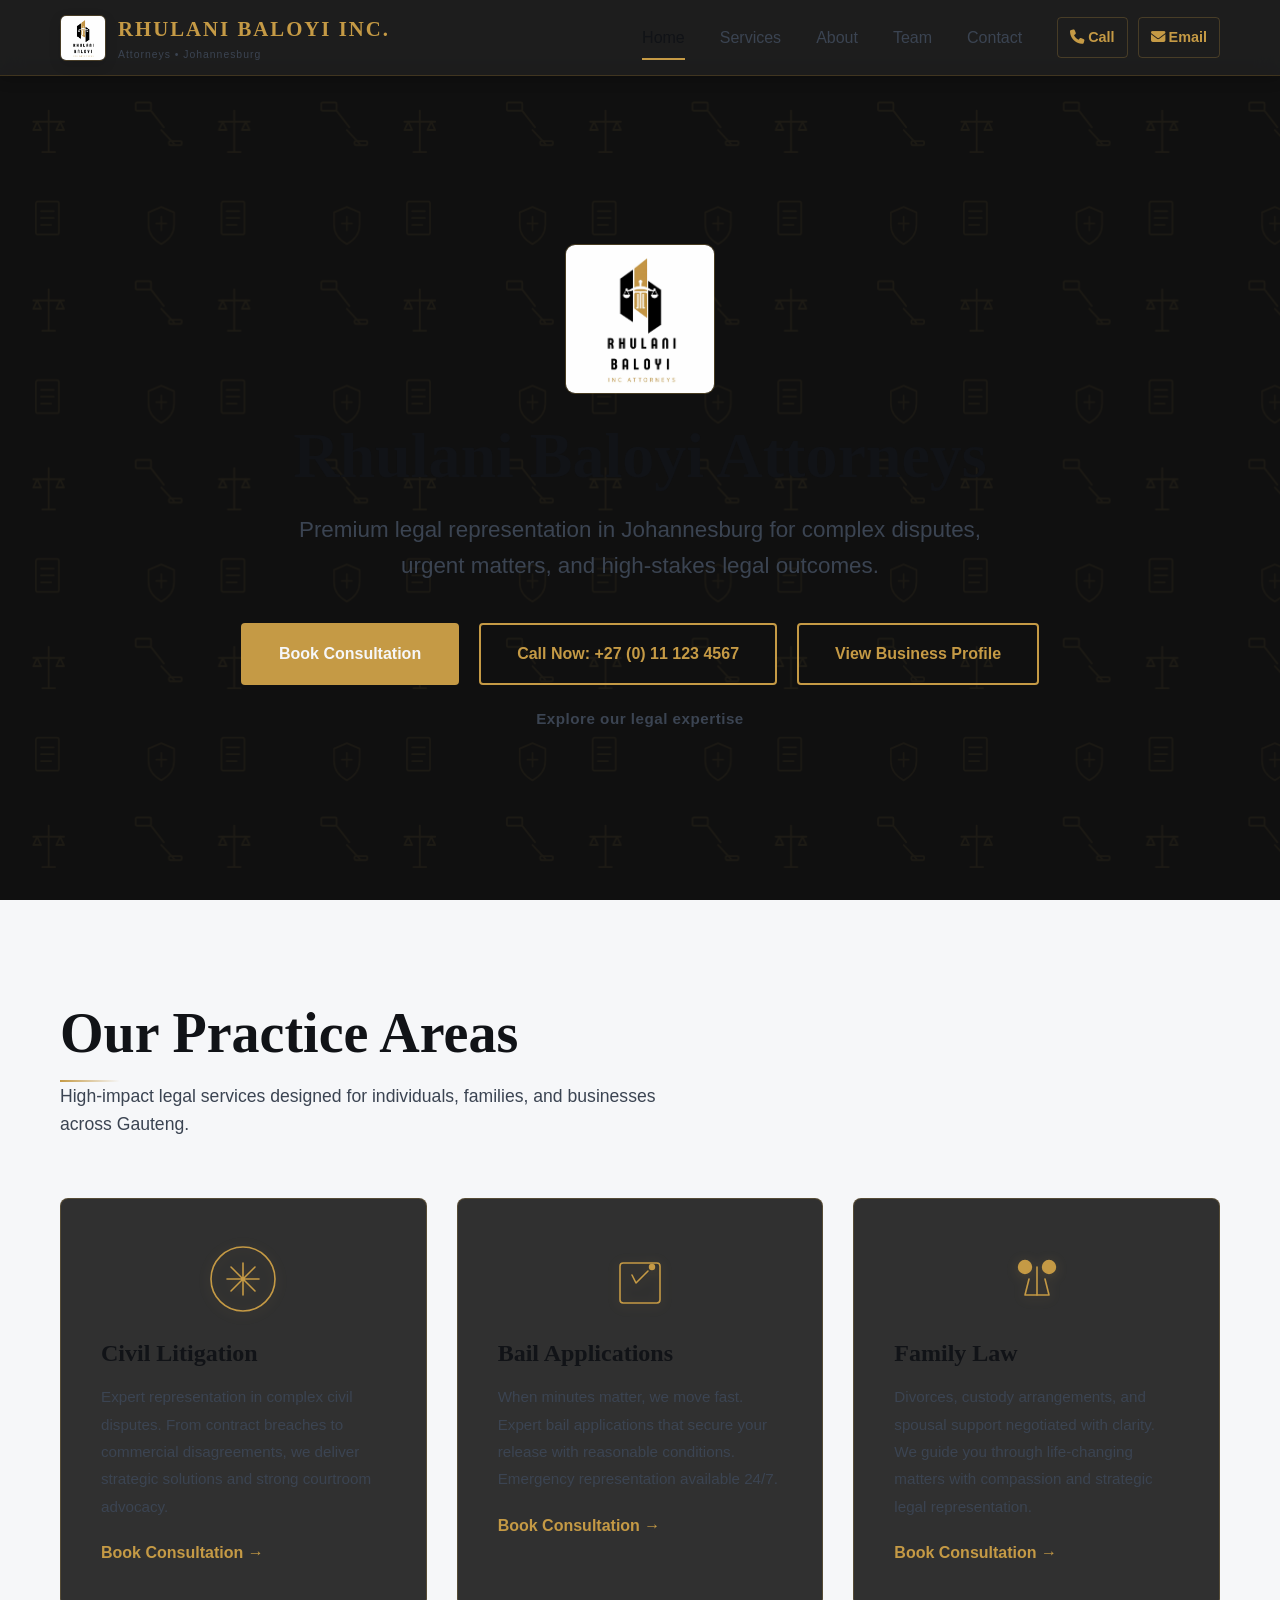
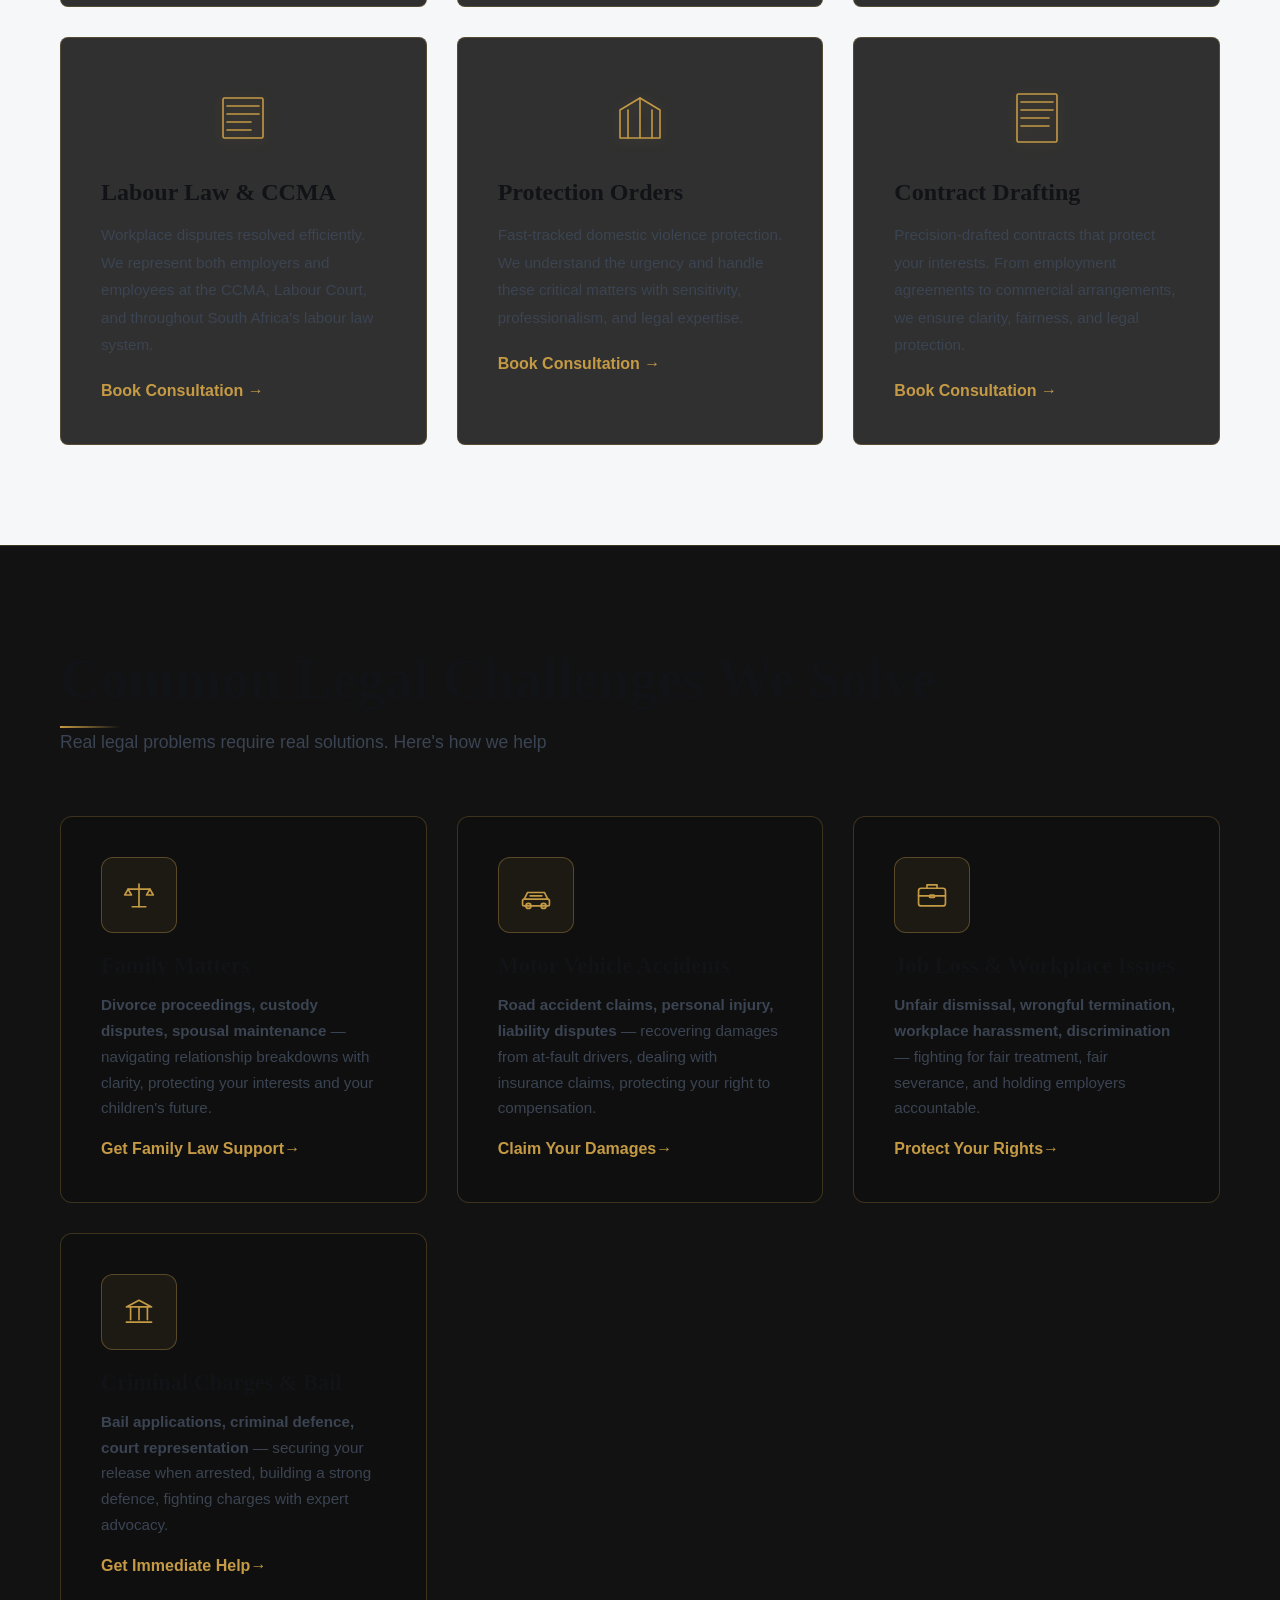
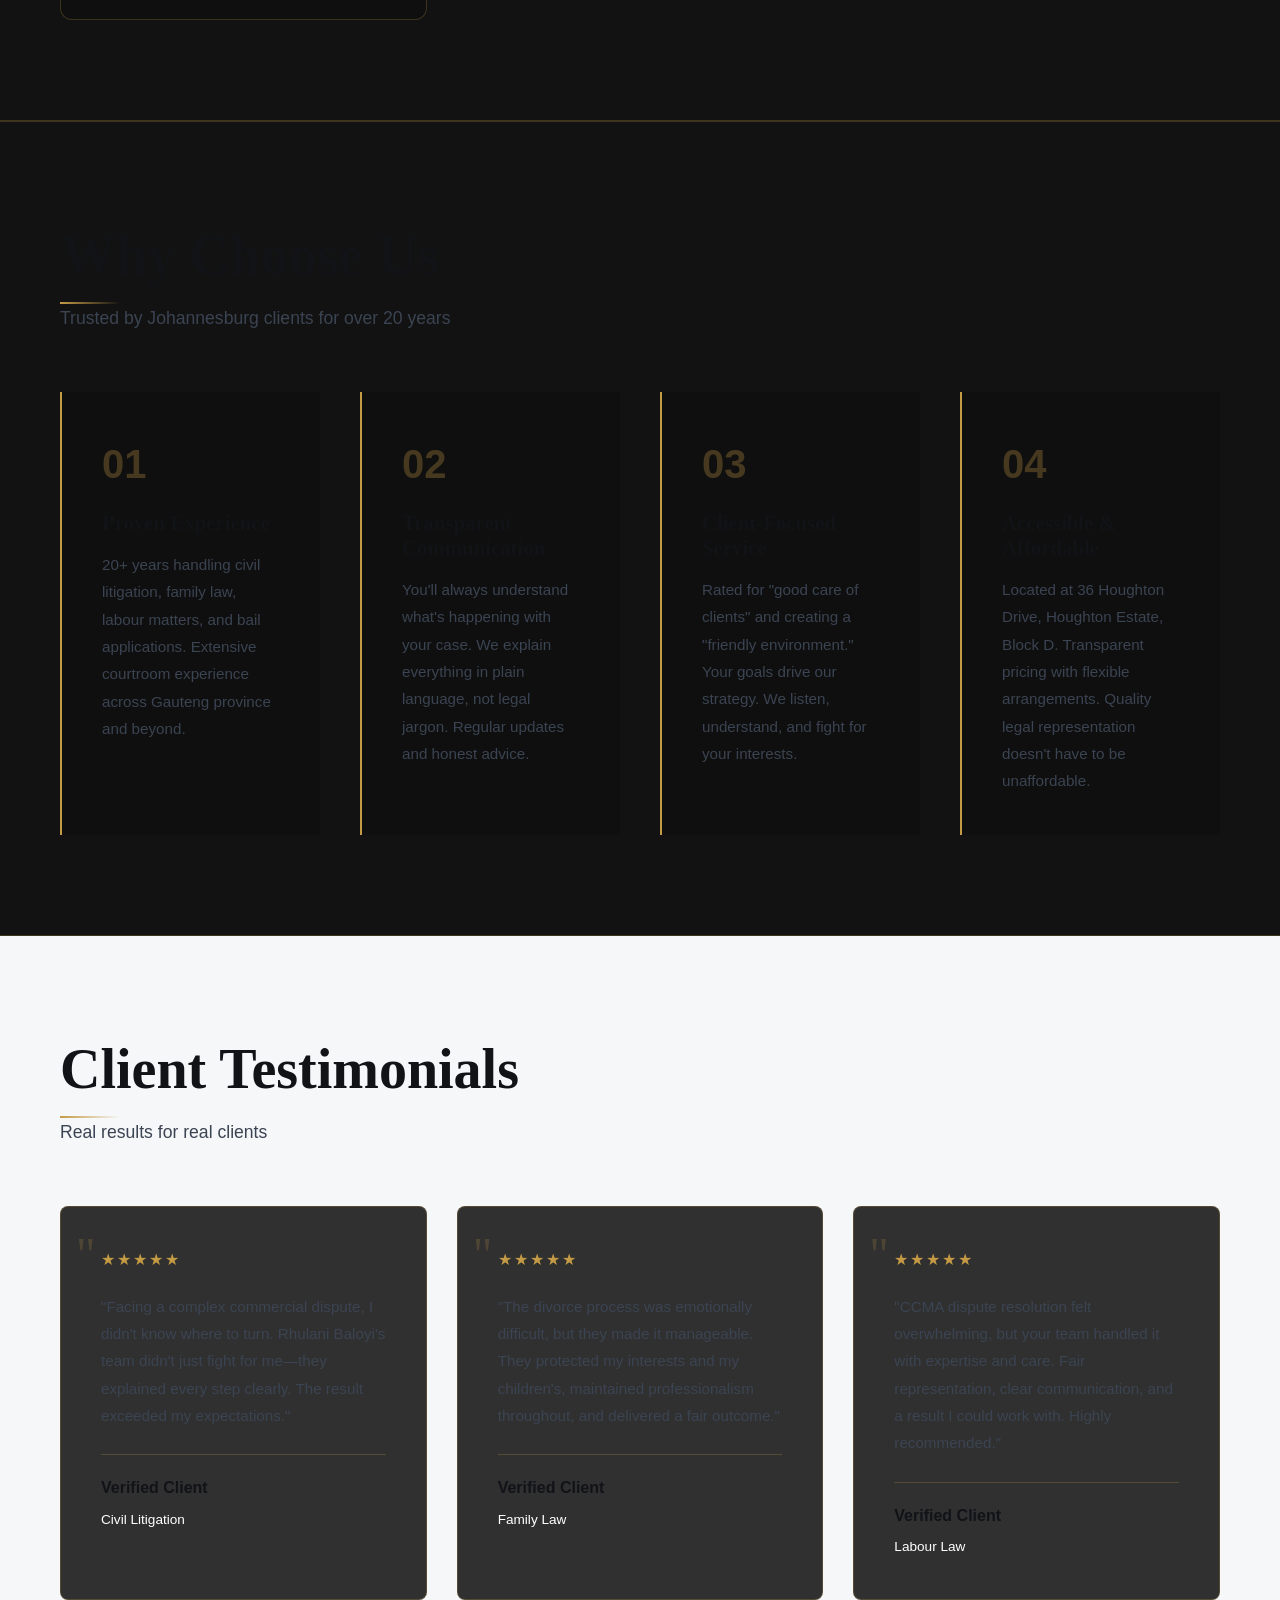
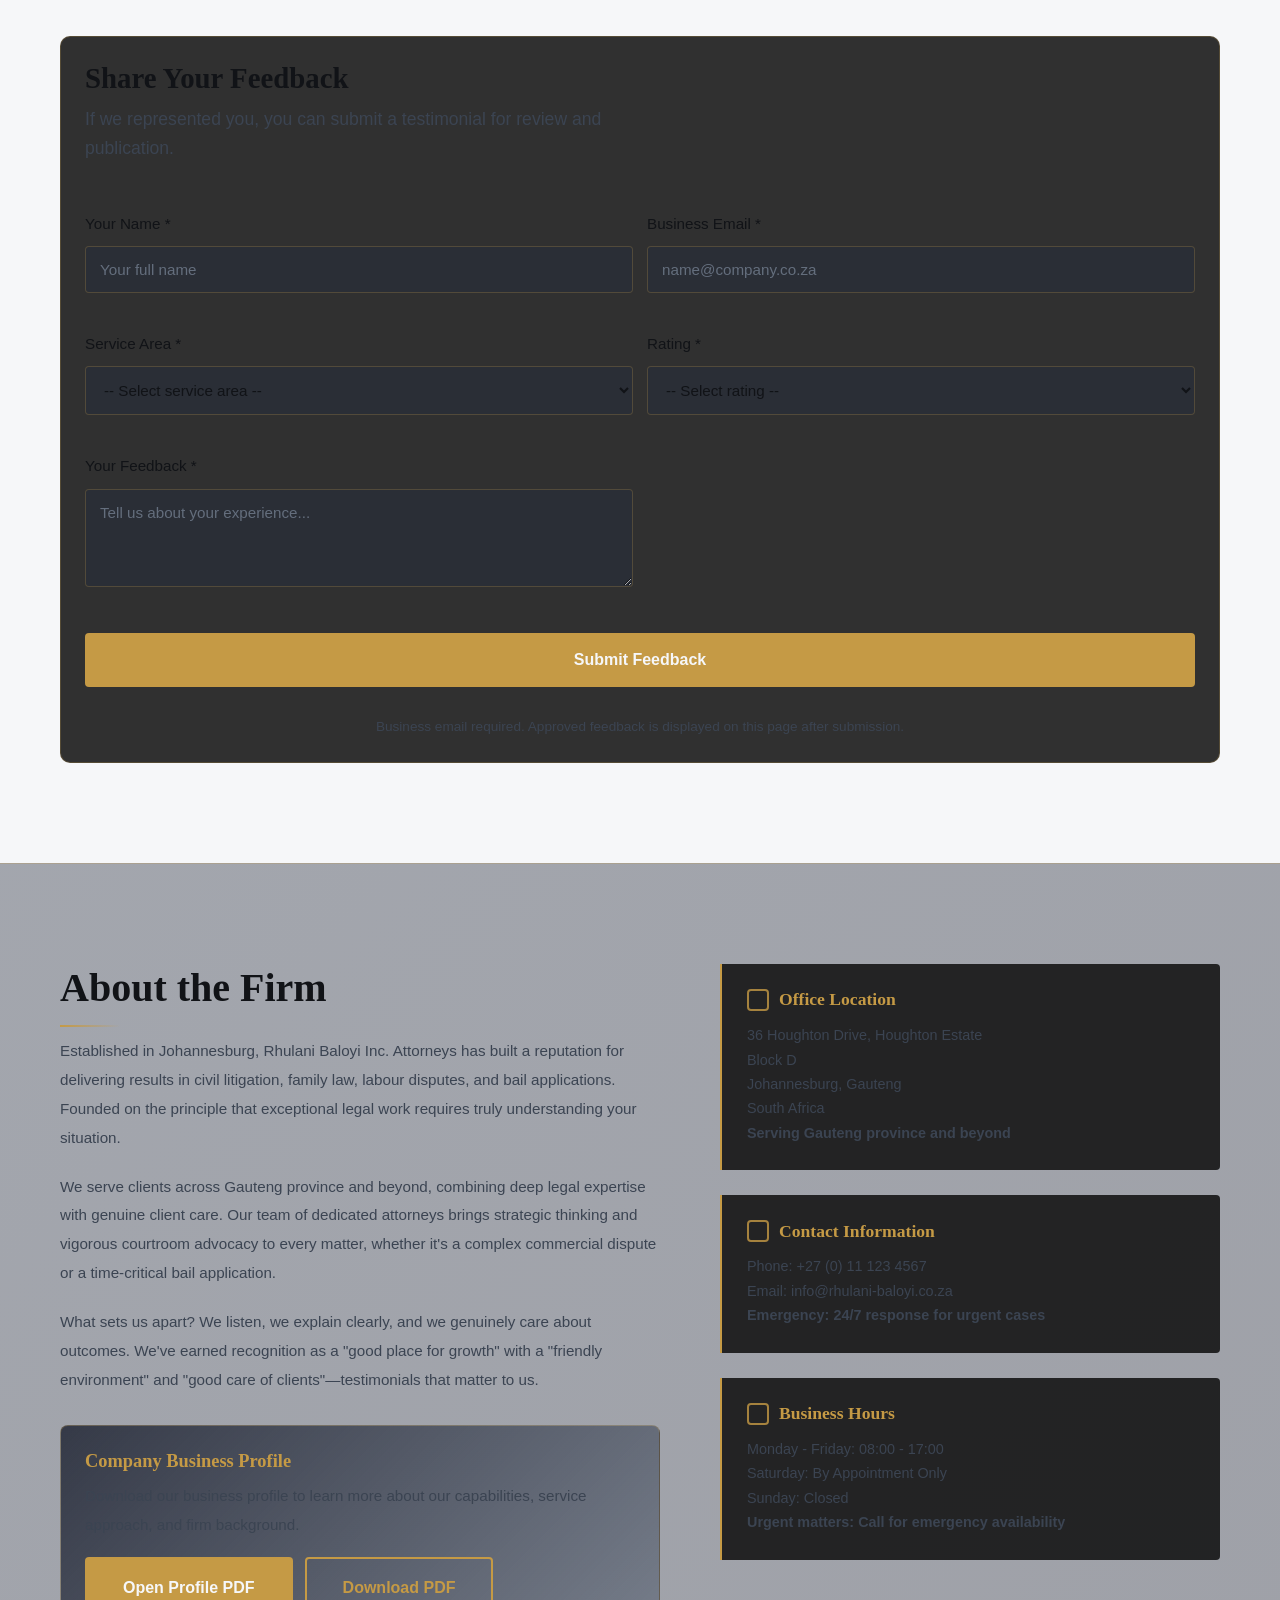
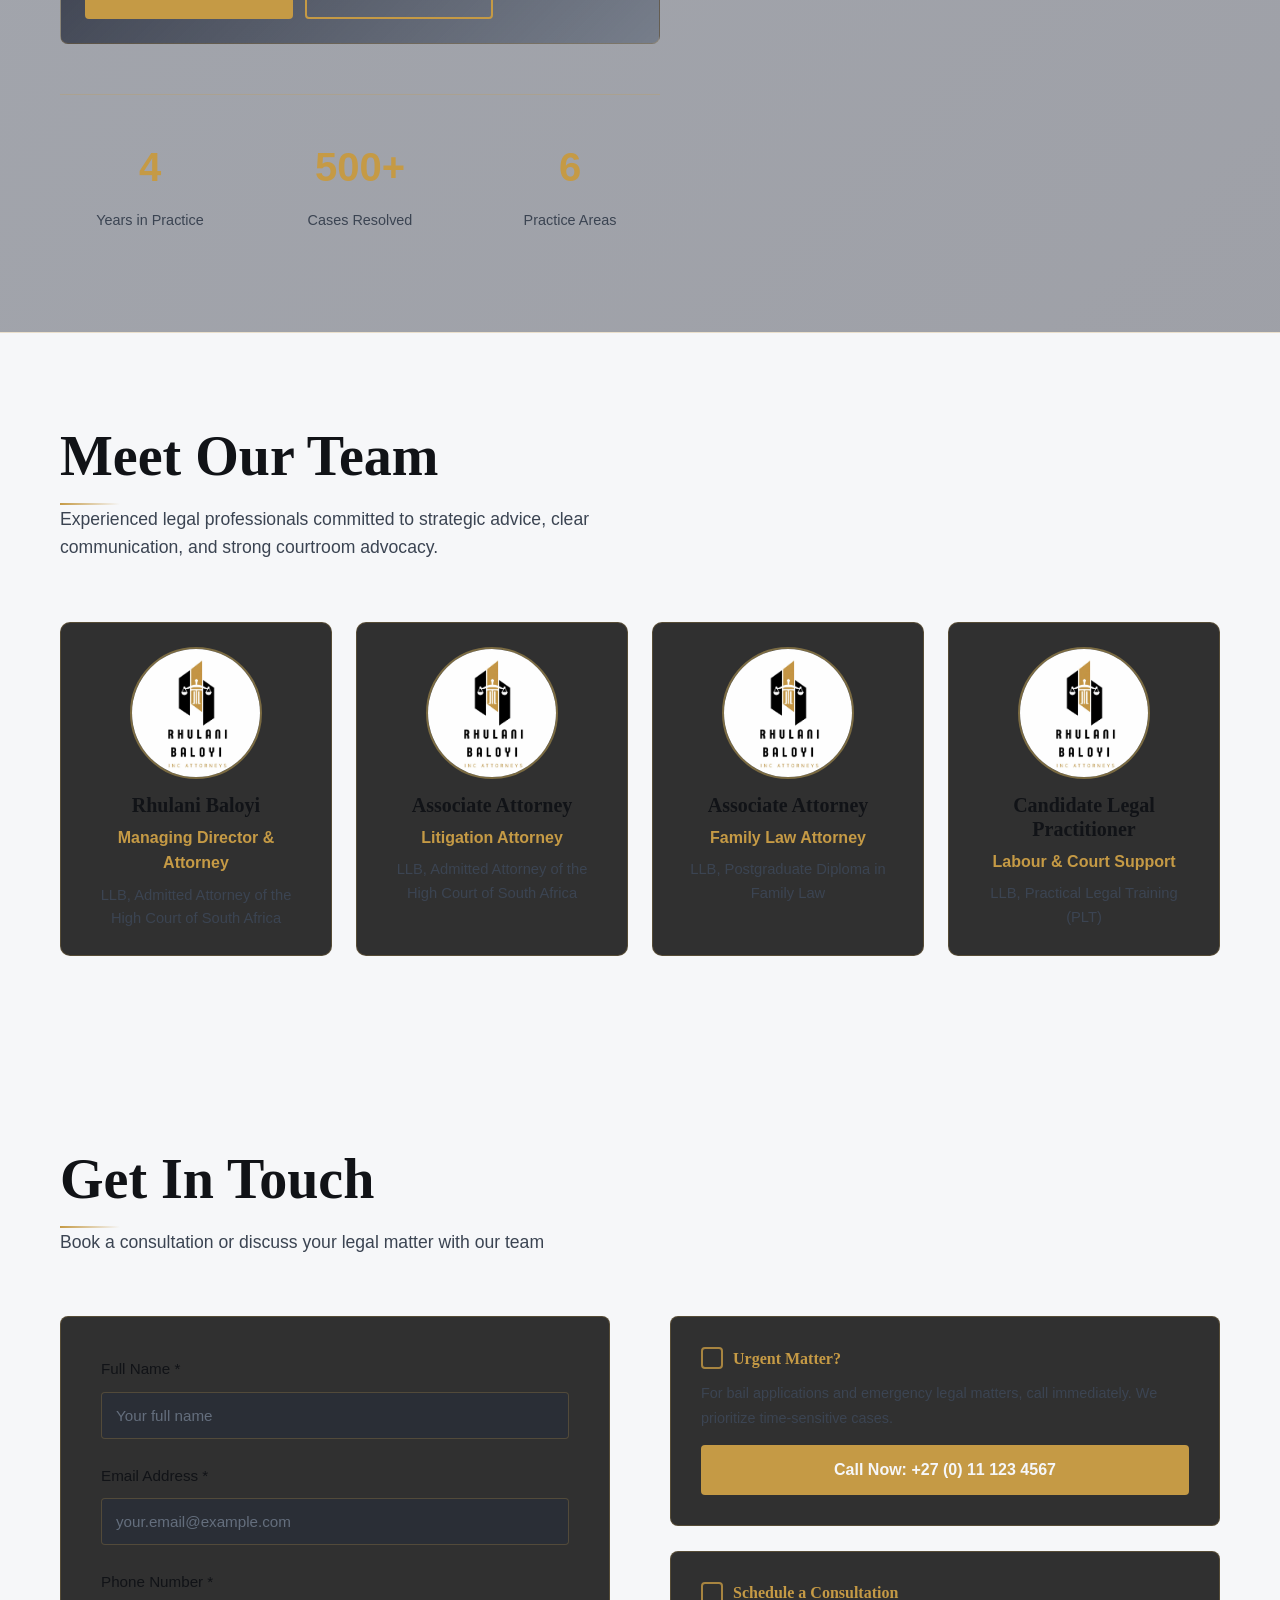
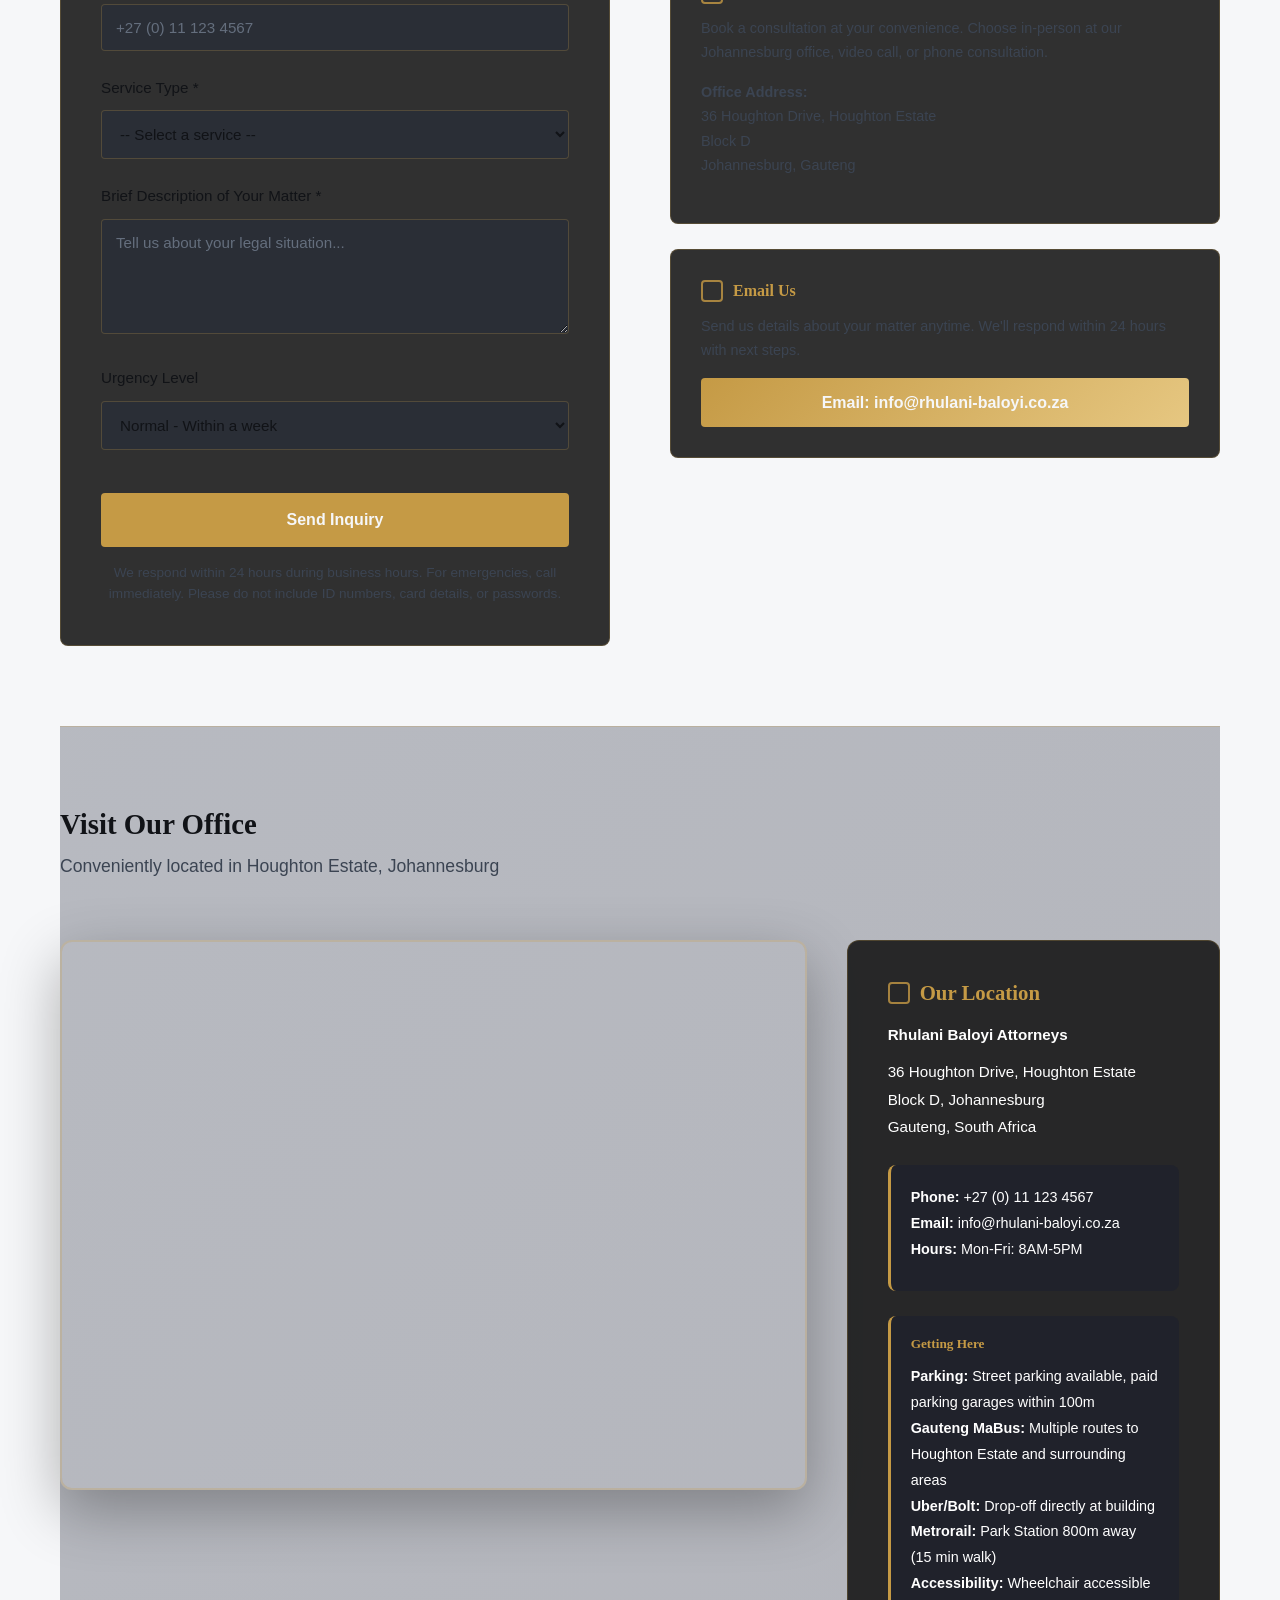
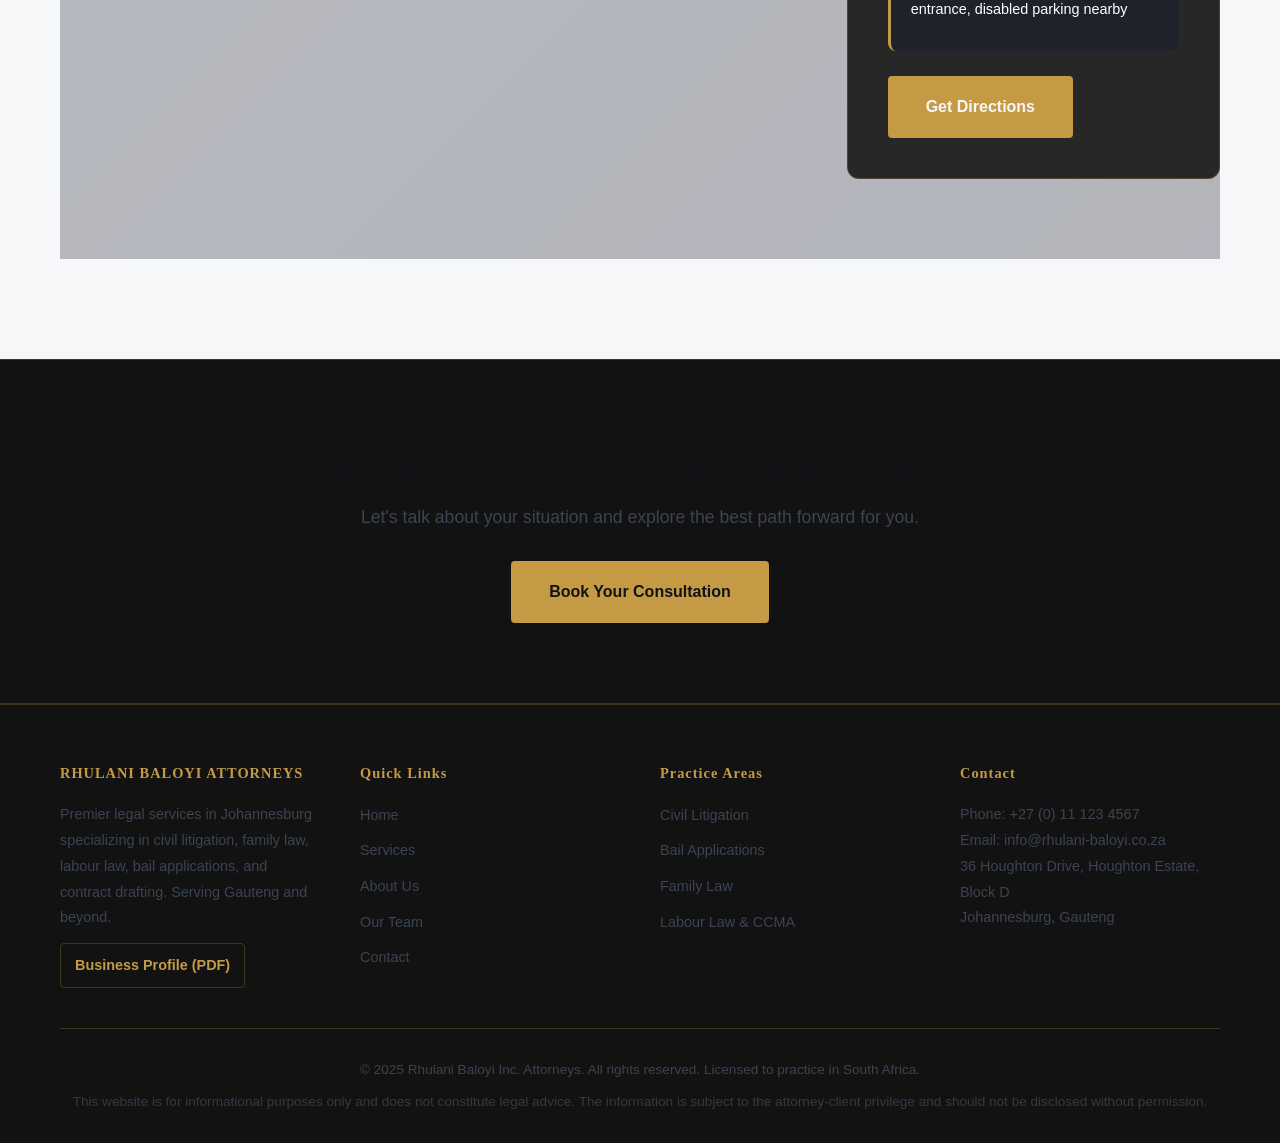
<file: index.html>
<!DOCTYPE html>
<html lang="en">
<head>
    <meta charset="UTF-8">
    <meta name="viewport" content="width=device-width, initial-scale=1.0">
    <meta name="description" content="Rhulani Baloyi Attorneys is a Johannesburg legal practice delivering premium, results-driven representation in civil litigation, bail applications, family law, labour law and protection orders.">
    <meta name="keywords" content="Rhulani Baloyi, attorneys, Johannesburg, civil litigation, bail applications, family law, labour law, CCMA, protection orders, divorces">
    <meta name="theme-color" content="#151515">
    <meta http-equiv="Content-Security-Policy" content="default-src 'self'; script-src 'self' https://challenges.cloudflare.com; style-src 'self' 'unsafe-inline' https://fonts.googleapis.com https://cdnjs.cloudflare.com; img-src 'self' data: https:; font-src 'self' https://fonts.gstatic.com https://cdnjs.cloudflare.com; connect-src 'self' https://formspree.io https://challenges.cloudflare.com; frame-src https://www.google.com https://challenges.cloudflare.com; object-src 'none'; base-uri 'self'; upgrade-insecure-requests">
    <meta http-equiv="X-Content-Type-Options" content="nosniff">
    <meta http-equiv="Referrer-Policy" content="strict-origin-when-cross-origin">
    <meta http-equiv="Permissions-Policy" content="camera=(), microphone=(), geolocation=()">
    <title>Rhulani Baloyi Attorneys | Premium Legal Representation Johannesburg</title>
    <link rel="icon" href="favicon.ico" type="image/x-icon">
    <link rel="stylesheet" href="styles.css">
    <link rel="preconnect" href="https://fonts.googleapis.com">
    <link rel="preconnect" href="https://fonts.gstatic.com" crossorigin>
    <link href="https://fonts.googleapis.com/css2?family=Playfair+Display:wght@700&family=Segoe+UI:wght@300;400;500;600;700&display=swap" rel="stylesheet">
    <link rel="stylesheet" href="https://cdnjs.cloudflare.com/ajax/libs/font-awesome/6.7.2/css/all.min.css" integrity="sha512-Evv84Mr4kqVGRNSgIGL/F/aIDqQb7xQ2vcrdIwxfjThSH8CSR7PBEakCr51Ck+w+/U6swU2Im1vVX0SVk9ABhg==" crossorigin="anonymous" referrerpolicy="no-referrer">
</head>
<body>
    <a href="#main-content" class="skip-link">Skip to main content</a>
    <!-- Navigation -->
    <nav class="navbar">
        <div class="nav-container">
            <a href="#home" class="nav-logo">
                <img src="logo.jpeg" alt="Rhulani Baloyi Inc. Attorneys logo" class="nav-logo-image" width="46" height="46" decoding="async">
                <div class="nav-logo-text">
                    <span class="logo-text">RHULANI BALOYI INC.</span>
                    <span class="logo-sub">Attorneys • Johannesburg</span>
                </div>
            </a>
            <ul class="nav-menu">
                <li><a href="#home" class="nav-link active">Home</a></li>
                <li><a href="#services" class="nav-link">Services</a></li>
                <li><a href="#about" class="nav-link">About</a></li>
                <li><a href="#team" class="nav-link">Team</a></li>
                <li><a href="#contact" class="nav-link">Contact</a></li>
                <li class="nav-quick-actions">
                    <a href="tel:+27011234567" class="nav-quick-link"><i class="fa-solid fa-phone" aria-hidden="true"></i> Call</a>
                    <a href="mailto:info@rhulani-baloyi.co.za" class="nav-quick-link"><i class="fa-solid fa-envelope" aria-hidden="true"></i> Email</a>
                </li>
            </ul>
            <div class="hamburger">
                <span></span>
                <span></span>
                <span></span>
            </div>
        </div>
    </nav>

    <main id="main-content">
    <!-- Hero Section -->
    <section id="home" class="hero">
        <div class="hero-overlay"></div>
        <svg class="hero-doodle-layer" viewBox="0 0 1000 600" xmlns="http://www.w3.org/2000/svg" preserveAspectRatio="none" aria-hidden="true">
            <defs>
                <pattern id="legalDoodlePattern" x="0" y="0" width="145" height="130" patternUnits="userSpaceOnUse">
                    <!-- Scale icon -->
                    <g transform="translate(26 26)" stroke="#d8b45a" stroke-width="1.4" fill="none" opacity="0.24" stroke-linecap="round" stroke-linejoin="round">
                        <line x1="12" y1="0" x2="12" y2="30"/>
                        <line x1="0" y1="8" x2="24" y2="8"/>
                        <path d="M 3 8 L 0 14 H 6 Z"/>
                        <path d="M 21 8 L 18 14 H 24 Z"/>
                        <line x1="7" y1="30" x2="17" y2="30"/>
                    </g>
                    <!-- Gavel icon -->
                    <g transform="translate(106 20)" stroke="#d8b45a" stroke-width="1.4" fill="none" opacity="0.22" stroke-linecap="round" stroke-linejoin="round">
                        <rect x="0" y="0" width="12" height="6" rx="1"/>
                        <line x1="12" y1="6" x2="22" y2="18"/>
                        <line x1="20" y1="20" x2="30" y2="30"/>
                        <rect x="26" y="28" width="10" height="3" rx="1"/>
                    </g>
                    <!-- Document icon -->
                    <g transform="translate(28 92)" stroke="#d8b45a" stroke-width="1.3" fill="none" opacity="0.22" stroke-linecap="round" stroke-linejoin="round">
                        <rect x="0" y="0" width="18" height="24" rx="1.5"/>
                        <line x1="4" y1="7" x2="14" y2="7"/>
                        <line x1="4" y1="12" x2="14" y2="12"/>
                        <line x1="4" y1="17" x2="12" y2="17"/>
                    </g>
                    <!-- Shield icon -->
                    <g transform="translate(116 96)" stroke="#d8b45a" stroke-width="1.3" fill="none" opacity="0.2" stroke-linecap="round" stroke-linejoin="round">
                        <path d="M 10 0 L 20 4 V 13 C 20 19 16 24 10 27 C 4 24 0 19 0 13 V 4 Z"/>
                        <line x1="10" y1="7" x2="10" y2="17"/>
                        <line x1="6" y1="12" x2="14" y2="12"/>
                    </g>
                </pattern>
            </defs>
            <rect class="hero-doodle-fill" width="1000" height="600" fill="url(#legalDoodlePattern)"/>
        </svg>
        <svg class="hero-animated-bg" viewBox="0 0 1000 600" xmlns="http://www.w3.org/2000/svg" preserveAspectRatio="none">
            <defs>
                <filter id="glow">
                    <feGaussianBlur stdDeviation="3" result="coloredBlur"/>
                    <feMerge>
                        <feMergeNode in="coloredBlur"/>
                        <feMergeNode in="SourceGraphic"/>
                    </feMerge>
                </filter>
                <linearGradient id="goldGradient" x1="0%" y1="0%" x2="100%" y2="100%">
                    <stop offset="0%" stop-color="#c8a14d" stop-opacity="0.28" />
                    <stop offset="100%" stop-color="#e0c98d" stop-opacity="0.1" />
                </linearGradient>
            </defs>

            <!-- Animated Scales of Justice -->
            <g class="scales-animated" filter="url(#glow)">
                <line x1="150" y1="80" x2="150" y2="200" stroke="#c8a14d" stroke-width="3" opacity="0.15"/>
                <circle cx="120" cy="220" r="25" fill="none" stroke="#c8a14d" stroke-width="2" opacity="0.12"/>
                <circle cx="180" cy="220" r="25" fill="none" stroke="#c8a14d" stroke-width="2" opacity="0.12"/>
                <path d="M 120 210 L 180 210" stroke="#c8a14d" stroke-width="2" opacity="0.12"/>
            </g>

            <!-- Law Books -->
            <g class="law-books" opacity="0.08">
                <rect x="800" y="100" width="35" height="55" fill="#c8a14d" rx="2"/>
                <line x1="805" y1="115" x2="830" y2="115" stroke="#0f1419" stroke-width="1"/>
                <line x1="805" y1="130" x2="830" y2="130" stroke="#0f1419" stroke-width="1"/>
                <line x1="805" y1="145" x2="830" y2="145" stroke="#0f1419" stroke-width="1"/>
            </g>

            <!-- Gavel Symbol -->
            <g class="gavel-animated" opacity="0.1">
                <ellipse cx="900" cy="400" rx="12" ry="10" fill="none" stroke="#c8a14d" stroke-width="2"/>
                <rect x="896" y="410" width="8" height="50" fill="none" stroke="#c8a14d" stroke-width="2" opacity="0.8"/>
                <rect x="885" y="465" width="30" height="8" fill="none" stroke="#c8a14d" stroke-width="2" opacity="0.6"/>
            </g>

            <!-- Balance/Scale -->
            <g class="balance-scale" opacity="0.09">
                <line x1="100" y1="350" x2="100" y2="450" stroke="#c8a14d" stroke-width="2"/>
                <rect x="50" y="460" width="100" height="3" fill="#c8a14d" opacity="0.6"/>
                <circle cx="70" cy="470" r="18" fill="none" stroke="#c8a14d" stroke-width="1" opacity="0.8"/>
                <circle cx="130" cy="470" r="18" fill="none" stroke="#c8a14d" stroke-width="1" opacity="0.8"/>
            </g>

            <!-- Decorative flowing lines -->
            <path class="flow-line-1" d="M 0 250 Q 250 200 500 250 T 1000 250" stroke="#c8a14d" stroke-width="2" fill="none" opacity="0.04"/>
            <path class="flow-line-2" d="M 50 500 Q 300 450 650 500 T 1000 500" stroke="#c8a14d" stroke-width="2" fill="none" opacity="0.03"/>

            <!-- Animated circles -->
            <circle class="circle-1" cx="200" cy="150" r="60" fill="none" stroke="#c8a14d" stroke-width="1" opacity="0.05"/>
            <circle class="circle-2" cx="800" cy="200" r="80" fill="none" stroke="#c8a14d" stroke-width="1" opacity="0.04"/>
            <circle class="circle-3" cx="300" cy="500" r="70" fill="none" stroke="#c8a14d" stroke-width="1" opacity="0.05"/>
        </svg>

        <div class="hero-content">
            <img src="logo.jpeg" alt="Rhulani Baloyi Inc. Attorneys emblem" class="hero-logo" width="150" height="150" loading="eager" decoding="async" fetchpriority="high">
            <h1 class="hero-title">Rhulani Baloyi Attorneys</h1>
            <p class="hero-subtitle">Premium legal representation in Johannesburg for complex disputes, urgent matters, and high-stakes legal outcomes.</p>
            <div class="hero-buttons">
                <a href="#contact" class="cta-button primary">Book Consultation</a>
                <a href="tel:+27011234567" class="cta-button secondary">Call Now: +27 (0) 11 123 4567</a>
                <a href="RB_Business_Profile (2).pdf" target="_blank" rel="noopener noreferrer" class="cta-button secondary">View Business Profile</a>
            </div>
            <div class="hero-scroll">
                <span>Explore our legal expertise</span>
            </div>
        </div>
    </section>

    <!-- Services Overview Section -->
    <section id="services" class="services-overview">
        <div class="container">
            <div class="section-header">
                <h2 class="section-title">Our Practice Areas</h2>
                <p class="section-lead">High-impact legal services designed for individuals, families, and businesses across Gauteng.</p>
            </div>

            <div class="services-grid">
                <div class="service-card">
                    <div class="card-icon">
                        <svg viewBox="0 0 100 100" xmlns="http://www.w3.org/2000/svg">
                            <g fill="none" stroke="currentColor" stroke-width="2" stroke-linecap="round" stroke-linejoin="round">
                                <path d="M 30 50 L 70 50 M 50 30 L 50 70 M 35 35 L 65 65 M 65 35 L 35 65"/>
                                <circle cx="50" cy="50" r="40"/>
                            </g>
                        </svg>
                    </div>
                    <h3>Civil Litigation</h3>
                    <p>Expert representation in complex civil disputes. From contract breaches to commercial disagreements, we deliver strategic solutions and strong courtroom advocacy.</p>
                    <a href="#contact" class="learn-more">Book Consultation →</a>
                </div>

                <div class="service-card">
                    <div class="card-icon">
                        <svg viewBox="0 0 100 100" xmlns="http://www.w3.org/2000/svg">
                            <g fill="none" stroke="currentColor" stroke-width="2" stroke-linecap="round" stroke-linejoin="round">
                                <rect x="25" y="30" width="50" height="50" rx="4"/>
                                <path d="M 40 45 L 45 55 L 60 40"/>
                                <circle cx="65" cy="35" r="3" fill="currentColor"/>
                            </g>
                        </svg>
                    </div>
                    <h3>Bail Applications</h3>
                    <p>When minutes matter, we move fast. Expert bail applications that secure your release with reasonable conditions. Emergency representation available 24/7.</p>
                    <a href="#contact" class="learn-more">Book Consultation →</a>
                </div>

                <div class="service-card">
                    <div class="card-icon">
                        <svg viewBox="0 0 100 100" xmlns="http://www.w3.org/2000/svg">
                            <g fill="none" stroke="currentColor" stroke-width="2" stroke-linecap="round" stroke-linejoin="round">
                                <circle cx="35" cy="35" r="8" fill="currentColor"/>
                                <circle cx="65" cy="35" r="8" fill="currentColor"/>
                                <path d="M 40 50 L 35 70 M 60 50 L 65 70 M 35 70 L 65 70"/>
                                <line x1="50" y1="35" x2="50" y2="70"/>
                            </g>
                        </svg>
                    </div>
                    <h3>Family Law</h3>
                    <p>Divorces, custody arrangements, and spousal support negotiated with clarity. We guide you through life-changing matters with compassion and strategic legal representation.</p>
                    <a href="#contact" class="learn-more">Book Consultation →</a>
                </div>

                <div class="service-card">
                    <div class="card-icon">
                        <svg viewBox="0 0 100 100" xmlns="http://www.w3.org/2000/svg">
                            <g fill="none" stroke="currentColor" stroke-width="2" stroke-linecap="round" stroke-linejoin="round">
                                <rect x="25" y="25" width="50" height="50" rx="2"/>
                                <line x1="30" y1="35" x2="70" y2="35"/>
                                <line x1="30" y1="45" x2="70" y2="45"/>
                                <line x1="30" y1="55" x2="60" y2="55"/>
                                <line x1="30" y1="65" x2="60" y2="65"/>
                            </g>
                        </svg>
                    </div>
                    <h3>Labour Law & CCMA</h3>
                    <p>Workplace disputes resolved efficiently. We represent both employers and employees at the CCMA, Labour Court, and throughout South Africa's labour law system.</p>
                    <a href="#contact" class="learn-more">Book Consultation →</a>
                </div>

                <div class="service-card">
                    <div class="card-icon">
                        <svg viewBox="0 0 100 100" xmlns="http://www.w3.org/2000/svg">
                            <g fill="none" stroke="currentColor" stroke-width="2" stroke-linecap="round" stroke-linejoin="round">
                                <path d="M 50 25 L 75 40 L 75 75 L 25 75 L 25 40 Z"/>
                                <line x1="50" y1="25" x2="50" y2="75"/>
                                <line x1="35" y1="40" x2="35" y2="75"/>
                                <line x1="65" y1="40" x2="65" y2="75"/>
                            </g>
                        </svg>
                    </div>
                    <h3>Protection Orders</h3>
                    <p>Fast-tracked domestic violence protection. We understand the urgency and handle these critical matters with sensitivity, professionalism, and legal expertise.</p>
                    <a href="#contact" class="learn-more">Book Consultation →</a>
                </div>

                <div class="service-card">
                    <div class="card-icon">
                        <svg viewBox="0 0 100 100" xmlns="http://www.w3.org/2000/svg">
                            <g fill="none" stroke="currentColor" stroke-width="2" stroke-linecap="round" stroke-linejoin="round">
                                <rect x="25" y="20" width="50" height="60" rx="2"/>
                                <line x1="30" y1="30" x2="70" y2="30"/>
                                <line x1="30" y1="40" x2="70" y2="40"/>
                                <line x1="30" y1="50" x2="65" y2="50"/>
                                <line x1="30" y1="60" x2="65" y2="60"/>
                            </g>
                        </svg>
                    </div>
                    <h3>Contract Drafting</h3>
                    <p>Precision-drafted contracts that protect your interests. From employment agreements to commercial arrangements, we ensure clarity, fairness, and legal protection.</p>
                    <a href="#contact" class="learn-more">Book Consultation →</a>
                </div>
            </div>
        </div>
    </section>

    <!-- Case Scenarios Section -->
    <section class="case-scenarios">
        <div class="container">
            <div class="section-header">
                <h2 class="section-title">Common Legal Challenges We Solve</h2>
                <p class="section-lead">Real legal problems require real solutions. Here's how we help</p>
            </div>

            <div class="scenarios-grid">
                <div class="scenario-card">
                    <div class="scenario-icon" aria-hidden="true">
                        <svg class="scenario-icon-svg" viewBox="0 0 100 100" xmlns="http://www.w3.org/2000/svg">
                            <g fill="none" stroke="currentColor" stroke-width="4" stroke-linecap="round" stroke-linejoin="round">
                                <line x1="50" y1="24" x2="50" y2="78"/>
                                <line x1="24" y1="36" x2="76" y2="36"/>
                                <path d="M 24 36 L 16 50 H 32 Z"/>
                                <path d="M 76 36 L 68 50 H 84 Z"/>
                                <line x1="34" y1="78" x2="66" y2="78"/>
                            </g>
                        </svg>
                    </div>
                    <h3>Family Matters</h3>
                    <p><strong>Divorce proceedings, custody disputes, spousal maintenance</strong> — navigating relationship breakdowns with clarity, protecting your interests and your children's future.</p>
                    <a href="#contact" class="scenario-action">Get Family Law Support</a>
                </div>

                <div class="scenario-card">
                    <div class="scenario-icon" aria-hidden="true">
                        <svg class="scenario-icon-svg" viewBox="0 0 100 100" xmlns="http://www.w3.org/2000/svg">
                            <g fill="none" stroke="currentColor" stroke-width="4" stroke-linecap="round" stroke-linejoin="round">
                                <path d="M 22 60 L 30 44 H 70 L 78 60"/>
                                <rect x="18" y="60" width="64" height="16" rx="4"/>
                                <circle cx="32" cy="76" r="6"/>
                                <circle cx="68" cy="76" r="6"/>
                                <line x1="36" y1="52" x2="64" y2="52"/>
                            </g>
                        </svg>
                    </div>
                    <h3>Motor Vehicle Accidents</h3>
                    <p><strong>Road accident claims, personal injury, liability disputes</strong> — recovering damages from at-fault drivers, dealing with insurance claims, protecting your right to compensation.</p>
                    <a href="#contact" class="scenario-action">Claim Your Damages</a>
                </div>

                <div class="scenario-card">
                    <div class="scenario-icon" aria-hidden="true">
                        <svg class="scenario-icon-svg" viewBox="0 0 100 100" xmlns="http://www.w3.org/2000/svg">
                            <g fill="none" stroke="currentColor" stroke-width="4" stroke-linecap="round" stroke-linejoin="round">
                                <rect x="18" y="34" width="64" height="42" rx="6"/>
                                <path d="M 38 34 V 26 H 62 V 34"/>
                                <line x1="18" y1="52" x2="82" y2="52"/>
                                <rect x="44" y="50" width="12" height="6" rx="2"/>
                            </g>
                        </svg>
                    </div>
                    <h3>Job Loss & Workplace Issues</h3>
                    <p><strong>Unfair dismissal, wrongful termination, workplace harassment, discrimination</strong> — fighting for fair treatment, fair severance, and holding employers accountable.</p>
                    <a href="#contact" class="scenario-action">Protect Your Rights</a>
                </div>

                <div class="scenario-card">
                    <div class="scenario-icon" aria-hidden="true">
                        <svg class="scenario-icon-svg" viewBox="0 0 100 100" xmlns="http://www.w3.org/2000/svg">
                            <g fill="none" stroke="currentColor" stroke-width="4" stroke-linecap="round" stroke-linejoin="round">
                                <path d="M 20 38 L 50 22 L 80 38"/>
                                <line x1="24" y1="38" x2="76" y2="38"/>
                                <line x1="30" y1="38" x2="30" y2="68"/>
                                <line x1="50" y1="38" x2="50" y2="68"/>
                                <line x1="70" y1="38" x2="70" y2="68"/>
                                <line x1="20" y1="74" x2="80" y2="74"/>
                            </g>
                        </svg>
                    </div>
                    <h3>Criminal Charges & Bail</h3>
                    <p><strong>Bail applications, criminal defence, court representation</strong> — securing your release when arrested, building a strong defence, fighting charges with expert advocacy.</p>
                    <a href="#contact" class="scenario-action">Get Immediate Help</a>
                </div>
            </div>
        </div>
    </section>

    <!-- Why Choose Us Section -->
    <section class="why-choose-us">
        <div class="container">
            <div class="section-header">
                <h2 class="section-title">Why Choose Us</h2>
                <p class="section-lead">Trusted by Johannesburg clients for over 20 years</p>
            </div>

            <div class="why-grid">
                <div class="why-item">
                    <div class="why-number">01</div>
                    <h4>Proven Experience</h4>
                    <p>20+ years handling civil litigation, family law, labour matters, and bail applications. Extensive courtroom experience across Gauteng province and beyond.</p>
                </div>
                <div class="why-item">
                    <div class="why-number">02</div>
                    <h4>Transparent Communication</h4>
                    <p>You'll always understand what's happening with your case. We explain everything in plain language, not legal jargon. Regular updates and honest advice.</p>
                </div>
                <div class="why-item">
                    <div class="why-number">03</div>
                    <h4>Client-Focused Service</h4>
                    <p>Rated for "good care of clients" and creating a "friendly environment." Your goals drive our strategy. We listen, understand, and fight for your interests.</p>
                </div>
                <div class="why-item">
                    <div class="why-number">04</div>
                    <h4>Accessible & Affordable</h4>
                    <p>Located at 36 Houghton Drive, Houghton Estate, Block D. Transparent pricing with flexible arrangements. Quality legal representation doesn't have to be unaffordable.</p>
                </div>
            </div>
        </div>
    </section>

    <!-- Testimonials Section -->
    <section class="testimonials">
        <div class="container">
            <div class="section-header">
                <h2 class="section-title">Client Testimonials</h2>
                <p class="section-lead">Real results for real clients</p>
            </div>

            <div class="testimonials-container" id="testimonialList">
                <div class="testimonial-item">
                    <div class="testimonial-stars">★★★★★</div>
                    <p class="testimonial-text">"Facing a complex commercial dispute, I didn't know where to turn. Rhulani Baloyi's team didn't just fight for me—they explained every step clearly. The result exceeded my expectations."</p>
                    <div class="testimonial-author">
                        <strong>Verified Client</strong>
                        <span>Civil Litigation</span>
                    </div>
                </div>

                <div class="testimonial-item">
                    <div class="testimonial-stars">★★★★★</div>
                    <p class="testimonial-text">"The divorce process was emotionally difficult, but they made it manageable. They protected my interests and my children's, maintained professionalism throughout, and delivered a fair outcome."</p>
                    <div class="testimonial-author">
                        <strong>Verified Client</strong>
                        <span>Family Law</span>
                    </div>
                </div>

                <div class="testimonial-item">
                    <div class="testimonial-stars">★★★★★</div>
                    <p class="testimonial-text">"CCMA dispute resolution felt overwhelming, but your team handled it with expertise and care. Fair representation, clear communication, and a result I could work with. Highly recommended."</p>
                    <div class="testimonial-author">
                        <strong>Verified Client</strong>
                        <span>Labour Law</span>
                    </div>
                </div>
            </div>

            <div class="testimonial-feedback-wrap">
                <h3 class="section-title-small">Share Your Feedback</h3>
                <p class="section-lead">If we represented you, you can submit a testimonial for review and publication.</p>
                <form id="testimonialForm" class="testimonial-form" method="POST" data-feedback-endpoint="REPLACE_WITH_TESTIMONIAL_ENDPOINT" novalidate>
                    <div class="form-group">
                        <label for="clientName">Your Name *</label>
                        <input type="text" id="clientName" name="clientName" placeholder="Your full name" autocomplete="name" minlength="2" maxlength="80" required>
                    </div>

                    <div class="form-group">
                        <label for="clientEmail">Business Email *</label>
                        <input type="email" id="clientEmail" name="clientEmail" placeholder="name@company.co.za" autocomplete="email" maxlength="120" required>
                    </div>

                    <div class="form-group">
                        <label for="clientService">Service Area *</label>
                        <select id="clientService" name="clientService" required>
                            <option value="">-- Select service area --</option>
                            <option value="Civil Litigation">Civil Litigation</option>
                            <option value="Bail Applications">Bail Applications</option>
                            <option value="Family Law">Family Law</option>
                            <option value="Labour Law">Labour Law</option>
                            <option value="Protection Orders">Protection Orders</option>
                            <option value="Contract Drafting">Contract Drafting</option>
                        </select>
                    </div>

                    <div class="form-group">
                        <label for="clientRating">Rating *</label>
                        <select id="clientRating" name="clientRating" required>
                            <option value="">-- Select rating --</option>
                            <option value="5">★★★★★ (Excellent)</option>
                            <option value="4">★★★★☆ (Very Good)</option>
                            <option value="3">★★★☆☆ (Good)</option>
                        </select>
                    </div>

                    <div class="form-group">
                        <label for="clientFeedback">Your Feedback *</label>
                        <textarea id="clientFeedback" name="clientFeedback" rows="4" placeholder="Tell us about your experience..." minlength="20" maxlength="600" required></textarea>
                    </div>

                    <div class="honeypot-field" aria-hidden="true">
                        <label for="companyWebsite">Website</label>
                        <input type="text" id="companyWebsite" name="companyWebsite" tabindex="-1" autocomplete="off">
                    </div>

                    <button type="submit" class="cta-button primary">Submit Feedback</button>
                    <p class="form-note">Business email required. Approved feedback is displayed on this page after submission.</p>
                </form>
            </div>
        </div>
    </section>

    <!-- About Section -->
    <section id="about" class="about-section">
        <div class="container">
            <div class="about-grid">
                <div class="about-content">
                    <h2 class="section-title">About the Firm</h2>
                    <p>Established in Johannesburg, Rhulani Baloyi Inc. Attorneys has built a reputation for delivering results in civil litigation, family law, labour disputes, and bail applications. Founded on the principle that exceptional legal work requires truly understanding your situation.</p>
                    <p>We serve clients across Gauteng province and beyond, combining deep legal expertise with genuine client care. Our team of dedicated attorneys brings strategic thinking and vigorous courtroom advocacy to every matter, whether it's a complex commercial dispute or a time-critical bail application.</p>
                    <p>What sets us apart? We listen, we explain clearly, and we genuinely care about outcomes. We've earned recognition as a "good place for growth" with a "friendly environment" and "good care of clients"—testimonials that matter to us.</p>
                    <div class="business-profile-card">
                        <h4>Company Business Profile</h4>
                        <p>Download our business profile to learn more about our capabilities, service approach, and firm background.</p>
                        <div class="business-profile-actions">
                            <a href="RB_Business_Profile (2).pdf" target="_blank" rel="noopener noreferrer" class="cta-button primary">Open Profile PDF</a>
                            <a href="RB_Business_Profile (2).pdf" download="RB_Business_Profile (2).pdf" class="cta-button secondary">Download PDF</a>
                        </div>
                    </div>

                    <div class="about-stats">
                        <div class="stat-box">
                            <div class="stat-number">4-5</div>
                            <div class="stat-label">Years in Practice</div>
                        </div>
                        <div class="stat-box">
                            <div class="stat-number">500+</div>
                            <div class="stat-label">Cases Resolved</div>
                        </div>
                        <div class="stat-box">
                            <div class="stat-number">6</div>
                            <div class="stat-label">Practice Areas</div>
                        </div>
                    </div>
                </div>

                <div class="about-info">
                    <div class="info-box">
                        <h4 class="title-with-icon"><span>Office Location</span></h4>
                        <p>36 Houghton Drive, Houghton Estate<br>Block D<br>Johannesburg, Gauteng<br>South Africa<br><strong>Serving Gauteng province and beyond</strong></p>
                    </div>
                    <div class="info-box">
                        <h4 class="title-with-icon"><span>Contact Information</span></h4>
                        <p>Phone: +27 (0) 11 123 4567<br>Email: info@rhulani-baloyi.co.za<br><strong>Emergency: 24/7 response for urgent cases</strong></p>
                    </div>
                    <div class="info-box">
                        <h4 class="title-with-icon"><span>Business Hours</span></h4>
                        <p>Monday - Friday: 08:00 - 17:00<br>Saturday: By Appointment Only<br>Sunday: Closed<br><strong>Urgent matters: Call for emergency availability</strong></p>
                    </div>
                </div>
            </div>
        </div>
    </section>

    <!-- Team Section -->
    <section id="team" class="team-section">
        <div class="container">
            <div class="section-header">
                <h2 class="section-title">Meet Our Team</h2>
                <p class="section-lead">Experienced legal professionals committed to strategic advice, clear communication, and strong courtroom advocacy.</p>
            </div>

            <div class="team-grid">
                <article class="team-card">
                    <img src="logo.jpeg" alt="Portrait of Rhulani Baloyi" class="team-image" loading="lazy" decoding="async" width="220" height="220">
                    <h3>Rhulani Baloyi</h3>
                    <p class="team-position">Managing Director & Attorney</p>
                    <p class="team-qualification">LLB, Admitted Attorney of the High Court of South Africa</p>
                </article>

                <article class="team-card">
                    <img src="logo.jpeg" alt="Portrait of Associate Attorney" class="team-image" loading="lazy" decoding="async" width="220" height="220">
                    <h3>Associate Attorney</h3>
                    <p class="team-position">Litigation Attorney</p>
                    <p class="team-qualification">LLB, Admitted Attorney of the High Court of South Africa</p>
                </article>

                <article class="team-card">
                    <img src="logo.jpeg" alt="Portrait of Associate Attorney" class="team-image" loading="lazy" decoding="async" width="220" height="220">
                    <h3>Associate Attorney</h3>
                    <p class="team-position">Family Law Attorney</p>
                    <p class="team-qualification">LLB, Postgraduate Diploma in Family Law</p>
                </article>

                <article class="team-card">
                    <img src="logo.jpeg" alt="Portrait of Candidate Legal Practitioner" class="team-image" loading="lazy" decoding="async" width="220" height="220">
                    <h3>Candidate Legal Practitioner</h3>
                    <p class="team-position">Labour & Court Support</p>
                    <p class="team-qualification">LLB, Practical Legal Training (PLT)</p>
                </article>
            </div>
        </div>
    </section>

    <!-- Contact Section -->
    <section id="contact" class="contact-section">
        <div class="container">
            <div class="section-header">
                <h2 class="section-title">Get In Touch</h2>
                <p class="section-lead">Book a consultation or discuss your legal matter with our team</p>
            </div>

            <div class="contact-wrapper">
                <div class="contact-form-section">
                    <form class="contact-form" id="contactForm" method="POST" data-form-endpoint="REPLACE_WITH_FORMSPREE_ENDPOINT" novalidate>
                        <div class="form-group">
                            <label for="fullname">Full Name *</label>
                            <input type="text" id="fullname" name="fullname" placeholder="Your full name" autocomplete="name" minlength="2" maxlength="80" required>
                        </div>

                        <div class="form-group">
                            <label for="email">Email Address *</label>
                            <input type="email" id="email" name="email" placeholder="your.email@example.com" autocomplete="email" maxlength="120" required>
                        </div>

                        <div class="form-group">
                            <label for="phone">Phone Number *</label>
                            <input type="tel" id="phone" name="phone" placeholder="+27 (0) 11 123 4567" autocomplete="tel" maxlength="25" required>
                        </div>

                        <div class="form-group">
                            <label for="service">Service Type *</label>
                            <select id="service" name="service" required>
                                <option value="">-- Select a service --</option>
                                <option value="civil">Civil Litigation</option>
                                <option value="bail">Bail Applications</option>
                                <option value="family">Family Law</option>
                                <option value="labour">Labour Law & CCMA</option>
                                <option value="protection">Protection Orders</option>
                                <option value="contracts">Contract Drafting</option>
                                <option value="other">Other Legal Matter</option>
                            </select>
                        </div>

                        <div class="form-group">
                            <label for="message">Brief Description of Your Matter *</label>
                            <textarea id="message" name="message" rows="5" placeholder="Tell us about your legal situation..." minlength="10" maxlength="1500" required></textarea>
                        </div>

                        <div class="form-group">
                            <label for="urgency">Urgency Level</label>
                            <select id="urgency" name="urgency">
                                <option value="normal">Normal - Within a week</option>
                                <option value="urgent">Urgent - This week</option>
                                <option value="critical">Critical - Within 24 hours</option>
                            </select>
                        </div>

                        <div class="honeypot-field" aria-hidden="true">
                            <label for="website">Website</label>
                            <input type="text" id="website" name="website" tabindex="-1" autocomplete="off">
                        </div>

                        <div class="captcha-wrap">
                            <div class="cf-turnstile" data-sitekey="REPLACE_WITH_TURNSTILE_SITE_KEY" data-theme="auto"></div>
                        </div>

                        <button type="submit" class="cta-button primary full-width">Send Inquiry</button>
                        <p class="form-note">We respond within 24 hours during business hours. For emergencies, call immediately. Please do not include ID numbers, card details, or passwords.</p>
                    </form>
                </div>

                <div class="contact-quick">
                    <div class="quick-contact-card">
                        <h4 class="title-with-icon"><span>Urgent Matter?</span></h4>
                        <p>For bail applications and emergency legal matters, call immediately. We prioritize time-sensitive cases.</p>
                        <a href="tel:+27011234567" class="contact-phone">Call Now: +27 (0) 11 123 4567</a>
                    </div>

                    <div class="quick-contact-card">
                        <h4 class="title-with-icon"><span>Schedule a Consultation</span></h4>
                        <p>Book a consultation at your convenience. Choose in-person at our Johannesburg office, video call, or phone consultation.</p>
                        <div class="quick-address">
                            <p><strong>Office Address:</strong><br>36 Houghton Drive, Houghton Estate<br>Block D<br>Johannesburg, Gauteng</p>
                        </div>
                    </div>

                    <div class="quick-contact-card">
                        <h4 class="title-with-icon"><span>Email Us</span></h4>
                        <p>Send us details about your matter anytime. We'll respond within 24 hours with next steps.</p>
                        <a href="mailto:info@rhulani-baloyi.co.za" class="contact-email-link">Email: info@rhulani-baloyi.co.za</a>
                    </div>
                </div>
            </div>

            <!-- Google Map -->
            <div class="map-section">
                <div class="section-header">
                    <h3 class="section-title-small">Visit Our Office</h3>
                    <p class="section-lead">Conveniently located in Houghton Estate, Johannesburg</p>
                </div>

                <div class="map-wrapper">
                    <div class="map-container">
                        <iframe title="Map showing office location at 36 Houghton Drive, Houghton Estate, Block D" src="https://www.google.com/maps?q=36+Houghton+Drive+Houghton+Estate+Block+D+Johannesburg&output=embed" allowfullscreen="" loading="lazy" referrerpolicy="no-referrer-when-downgrade"></iframe>
                    </div>

                    <div class="map-info">
                        <h4 class="title-with-icon"><span>Our Location</span></h4>
                        <p><strong>Rhulani Baloyi Attorneys</strong></p>
                        <p>36 Houghton Drive, Houghton Estate<br>
                        Block D, Johannesburg<br>
                        Gauteng, South Africa</p>

                        <div class="map-details">
                            <p><strong>Phone:</strong> +27 (0) 11 123 4567<br>
                            <strong>Email:</strong> info@rhulani-baloyi.co.za<br>
                            <strong>Hours:</strong> Mon-Fri: 8AM-5PM</p>
                        </div>

                        <div class="map-details">
                            <h5 class="map-subtitle">Getting Here</h5>
                            <p><strong>Parking:</strong> Street parking available, paid parking garages within 100m<br>
                            <strong>Gauteng MaBus:</strong> Multiple routes to Houghton Estate and surrounding areas<br>
                            <strong>Uber/Bolt:</strong> Drop-off directly at building<br>
                            <strong>Metrorail:</strong> Park Station 800m away (15 min walk)<br>
                            <strong>Accessibility:</strong> Wheelchair accessible entrance, disabled parking nearby</p>
                        </div>

                        <div class="map-directions">
                            <a href="https://maps.google.com/?q=36+Houghton+Drive+Houghton+Estate+Block+D+Johannesburg" target="_blank" class="cta-button primary">Get Directions</a>
                        </div>
                    </div>
                </div>
            </div>
        </div>
    </section>

    <!-- CTA Banner -->
    <section class="cta-banner">
        <div class="container">
            <h3>Ready to Discuss Your Legal Needs?</h3>
            <p>Let's talk about your situation and explore the best path forward for you.</p>
            <a href="#contact" class="cta-button primary">Book Your Consultation</a>
        </div>
    </section>

    </main>
    <!-- Footer -->
    <footer class="footer">
        <div class="container">
            <div class="footer-content">
                <div class="footer-column">
                    <h5>RHULANI BALOYI ATTORNEYS</h5>
                    <p>Premier legal services in Johannesburg specializing in civil litigation, family law, labour law, bail applications, and contract drafting. Serving Gauteng and beyond.</p>
                    <a href="RB_Business_Profile (2).pdf" target="_blank" rel="noopener noreferrer" class="footer-profile-link">Business Profile (PDF)</a>
                </div>
                <div class="footer-column">
                    <h5>Quick Links</h5>
                    <ul>
                        <li><a href="#home">Home</a></li>
                        <li><a href="#services">Services</a></li>
                        <li><a href="#about">About Us</a></li>
                        <li><a href="#team">Our Team</a></li>
                        <li><a href="#contact">Contact</a></li>
                    </ul>
                </div>
                <div class="footer-column">
                    <h5>Practice Areas</h5>
                    <ul>
                        <li><a href="#services">Civil Litigation</a></li>
                        <li><a href="#services">Bail Applications</a></li>
                        <li><a href="#services">Family Law</a></li>
                        <li><a href="#services">Labour Law & CCMA</a></li>
                    </ul>
                </div>
                <div class="footer-column">
                    <h5>Contact</h5>
                    <p>Phone: +27 (0) 11 123 4567<br>Email: info@rhulani-baloyi.co.za<br>36 Houghton Drive, Houghton Estate, Block D<br>Johannesburg, Gauteng</p>
                </div>
            </div>

            <div class="footer-bottom">
                <p>&copy; 2025 Rhulani Baloyi Inc. Attorneys. All rights reserved. Licensed to practice in South Africa.</p>
                <p class="disclaimer">This website is for informational purposes only and does not constitute legal advice. The information is subject to the attorney-client privilege and should not be disclosed without permission.</p>
            </div>
        </div>
    </footer>

    <!-- Scroll to Top Button -->
    <button id="scrollToTop" class="scroll-to-top" aria-label="Scroll to top">↑</button>

    <script src="https://challenges.cloudflare.com/turnstile/v0/api.js" async defer></script>
    <script src="script.js"></script>
</body>
</html>
</file>
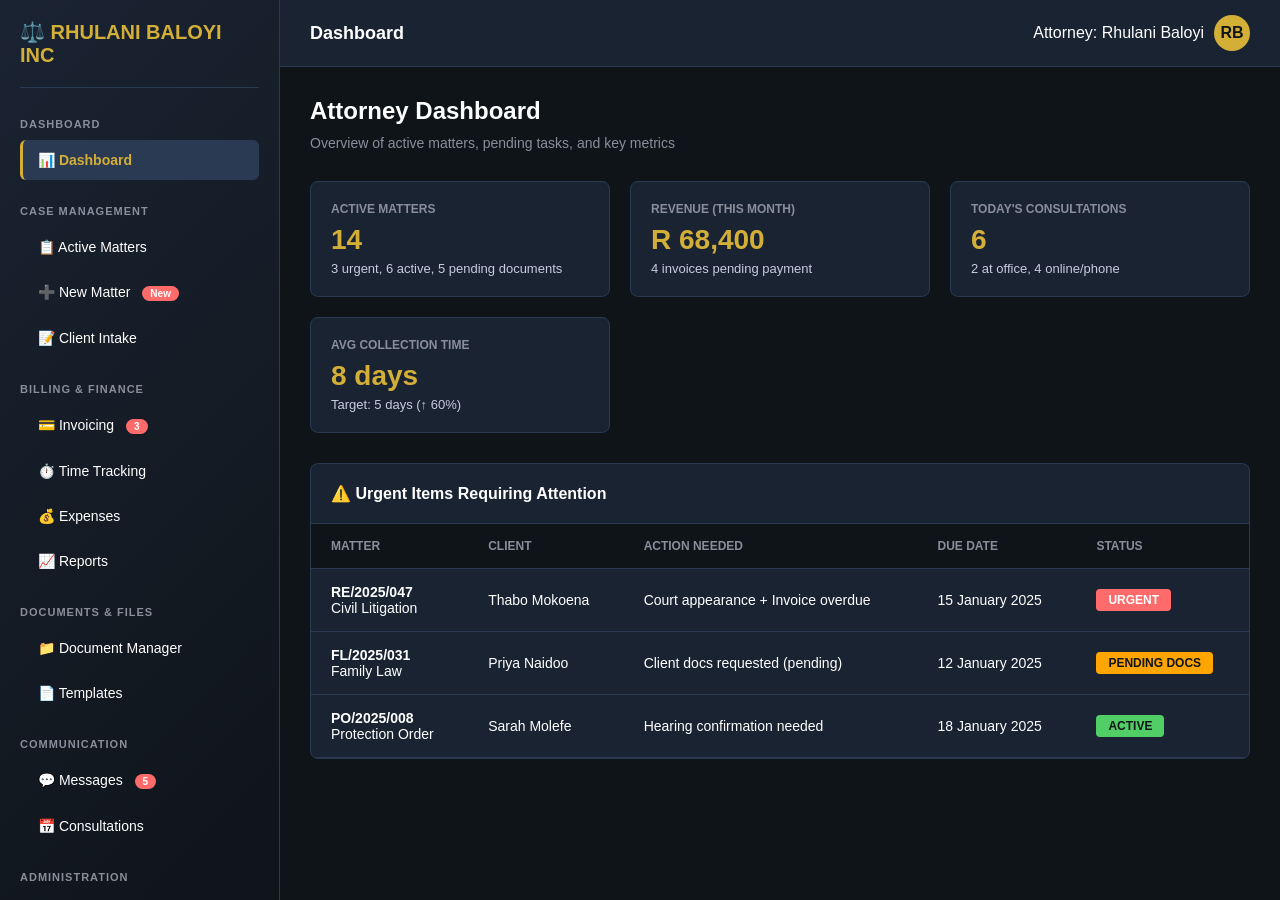
<file: archive/COMPLETE_OPERATIONS_PORTAL.html>
<!DOCTYPE html>
<html lang="en">
<head>
    <meta charset="UTF-8">
    <meta name="viewport" content="width=device-width, initial-scale=1.0">
    <title>Rhulani Baloyi Inc. - Complete Operations Portal</title>
    <style>
        * {
            margin: 0;
            padding: 0;
            box-sizing: border-box;
        }

        body {
            font-family: 'Segoe UI', Tahoma, Geneva, Verdana, sans-serif;
            background: #0f1419;
            color: #ffffff;
            overflow-x: hidden;
        }

        .container {
            display: flex;
            height: 100vh;
        }

        /* SIDEBAR NAVIGATION */
        .sidebar {
            width: 280px;
            background: linear-gradient(135deg, #1a2332 0%, #0f1419 100%);
            border-right: 1px solid #2a3a52;
            padding: 20px;
            overflow-y: auto;
        }

        .logo {
            font-size: 20px;
            font-weight: bold;
            margin-bottom: 30px;
            color: #d4af37;
            padding-bottom: 20px;
            border-bottom: 1px solid #2a3a52;
        }

        .nav-group {
            margin-bottom: 25px;
        }

        .nav-group-title {
            font-size: 11px;
            font-weight: 600;
            text-transform: uppercase;
            color: #8a8e9b;
            margin-bottom: 10px;
            letter-spacing: 1px;
        }

        .nav-item {
            padding: 12px 15px;
            margin-bottom: 5px;
            border-radius: 6px;
            cursor: pointer;
            font-size: 14px;
            transition: all 0.3s ease;
            border-left: 3px solid transparent;
        }

        .nav-item:hover {
            background: #2a3a52;
            border-left-color: #d4af37;
        }

        .nav-item.active {
            background: #2a3a52;
            border-left-color: #d4af37;
            color: #d4af37;
            font-weight: 600;
        }

        .badge {
            display: inline-block;
            background: #ff6b6b;
            color: white;
            font-size: 10px;
            padding: 2px 8px;
            border-radius: 10px;
            margin-left: 8px;
            font-weight: bold;
        }

        /* MAIN CONTENT */
        .main-content {
            flex: 1;
            display: flex;
            flex-direction: column;
            overflow: hidden;
        }

        .topbar {
            background: #1a2332;
            border-bottom: 1px solid #2a3a52;
            padding: 15px 30px;
            display: flex;
            justify-content: space-between;
            align-items: center;
        }

        .topbar-left h2 {
            font-size: 18px;
            color: #ffffff;
        }

        .topbar-right {
            display: flex;
            gap: 20px;
            align-items: center;
        }

        .user-info {
            display: flex;
            align-items: center;
            gap: 10px;
        }

        .avatar {
            width: 36px;
            height: 36px;
            background: #d4af37;
            color: #0f1419;
            border-radius: 50%;
            display: flex;
            align-items: center;
            justify-content: center;
            font-weight: bold;
        }

        .content-area {
            flex: 1;
            overflow-y: auto;
            padding: 30px;
        }

        .module-section {
            display: none;
        }

        .module-section.active {
            display: block;
            animation: fadeIn 0.3s ease;
        }

        @keyframes fadeIn {
            from { opacity: 0; }
            to { opacity: 1; }
        }

        /* METRIC CARDS */
        .metrics-grid {
            display: grid;
            grid-template-columns: repeat(auto-fit, minmax(250px, 1fr));
            gap: 20px;
            margin-bottom: 30px;
        }

        .metric-card {
            background: #1a2332;
            border: 1px solid #2a3a52;
            border-radius: 8px;
            padding: 20px;
            transition: all 0.3s ease;
        }

        .metric-card:hover {
            border-color: #d4af37;
            background: #2a3a52;
        }

        .metric-label {
            color: #8a8e9b;
            font-size: 12px;
            text-transform: uppercase;
            margin-bottom: 8px;
            font-weight: 600;
        }

        .metric-value {
            font-size: 28px;
            font-weight: bold;
            color: #d4af37;
            margin-bottom: 5px;
        }

        .metric-subtitle {
            color: #c8ccdf;
            font-size: 13px;
        }

        /* TABLE STYLING */
        .table-wrapper {
            background: #1a2332;
            border: 1px solid #2a3a52;
            border-radius: 8px;
            overflow: hidden;
            margin-bottom: 30px;
        }

        .table-title {
            padding: 20px;
            border-bottom: 1px solid #2a3a52;
            font-size: 16px;
            font-weight: 600;
        }

        table {
            width: 100%;
            border-collapse: collapse;
        }

        th {
            background: #0f1419;
            padding: 15px 20px;
            text-align: left;
            font-size: 12px;
            font-weight: 600;
            text-transform: uppercase;
            color: #8a8e9b;
            border-bottom: 1px solid #2a3a52;
        }

        td {
            padding: 15px 20px;
            border-bottom: 1px solid #2a3a52;
            font-size: 14px;
        }

        tr:hover {
            background: #2a3a52;
        }

        /* STATUS BADGES */
        .status {
            display: inline-block;
            padding: 4px 12px;
            border-radius: 4px;
            font-size: 12px;
            font-weight: 600;
        }

        .status.active {
            background: #51cf66;
            color: #0f1419;
        }

        .status.pending {
            background: #ffa500;
            color: #0f1419;
        }

        .status.urgent {
            background: #ff6b6b;
            color: white;
        }

        .status.completed {
            background: #748ba8;
            color: white;
        }

        /* FORMS */
        .form-group {
            margin-bottom: 20px;
        }

        label {
            display: block;
            margin-bottom: 8px;
            color: #d4af37;
            font-size: 14px;
            font-weight: 600;
        }

        input, select, textarea {
            width: 100%;
            padding: 10px;
            background: #0f1419;
            border: 1px solid #2a3a52;
            border-radius: 4px;
            color: #ffffff;
            font-family: inherit;
        }

        input:focus, select:focus, textarea:focus {
            outline: none;
            border-color: #d4af37;
            box-shadow: 0 0 8px rgba(212, 175, 55, 0.2);
        }

        .button {
            background: #d4af37;
            color: #0f1419;
            border: none;
            padding: 12px 24px;
            border-radius: 4px;
            cursor: pointer;
            font-size: 14px;
            font-weight: 600;
            transition: all 0.3s ease;
        }

        .button:hover {
            background: #e8c547;
            transform: translateY(-2px);
        }

        .button-secondary {
            background: #2a3a52;
            color: #d4af37;
        }

        .button-secondary:hover {
            background: #3a4a62;
        }

        /* TIMELINE */
        .timeline {
            margin-bottom: 30px;
        }

        .timeline-item {
            padding-bottom: 20px;
            margin-bottom: 20px;
            border-left: 2px solid #2a3a52;
            padding-left: 20px;
            position: relative;
        }

        .timeline-item::before {
            content: '';
            position: absolute;
            left: -8px;
            top: 0;
            width: 14px;
            height: 14px;
            background: #d4af37;
            border-radius: 50%;
            border: 2px solid #0f1419;
        }

        .timeline-date {
            color: #d4af37;
            font-size: 12px;
            font-weight: 600;
            margin-bottom: 5px;
        }

        .timeline-description {
            color: #c8ccdf;
            font-size: 14px;
        }

        /* ACTION BUTTONS */
        .action-row {
            display: grid;
            grid-template-columns: repeat(auto-fit, minmax(200px, 1fr));
            gap: 15px;
            margin-bottom: 30px;
        }

        .action-card {
            background: #1a2332;
            border: 1px solid #2a3a52;
            padding: 20px;
            border-radius: 8px;
            cursor: pointer;
            transition: all 0.3s ease;
        }

        .action-card:hover {
            background: #2a3a52;
            border-color: #d4af37;
            transform: translateY(-5px);
        }

        .action-icon {
            font-size: 28px;
            margin-bottom: 10px;
        }

        .action-title {
            font-weight: 600;
            color: #ffffff;
            margin-bottom: 5px;
        }

        .action-description {
            font-size: 12px;
            color: #8a8e9b;
        }

        /* RESPONSIVE */
        @media (max-width: 1024px) {
            .sidebar {
                width: 240px;
            }

            .metrics-grid {
                grid-template-columns: repeat(2, 1fr);
            }
        }

        @media (max-width: 768px) {
            .container {
                flex-direction: column;
            }

            .sidebar {
                width: 100%;
                height: auto;
                max-height: 200px;
                border-right: none;
                border-bottom: 1px solid #2a3a52;
                overflow-x: auto;
                display: flex;
                gap: 20px;
            }

            .main-content {
                flex: 1;
            }

            .metrics-grid {
                grid-template-columns: 1fr;
            }
        }

        .section-header {
            margin-bottom: 30px;
        }

        .section-header h3 {
            font-size: 24px;
            margin-bottom: 10px;
            color: #ffffff;
        }

        .section-header p {
            color: #8a8e9b;
            font-size: 14px;
        }
    </style>
</head>
<body>
    <div class="container">
        <!-- SIDEBAR NAVIGATION -->
        <div class="sidebar">
            <div class="logo">⚖️ RHULANI BALOYI INC</div>

            <div class="nav-group">
                <div class="nav-group-title">Dashboard</div>
                <div class="nav-item active" onclick="showModule('dashboard')">📊 Dashboard</div>
            </div>

            <div class="nav-group">
                <div class="nav-group-title">Case Management</div>
                <div class="nav-item" onclick="showModule('cases')">📋 Active Matters</div>
                <div class="nav-item" onclick="showModule('newcase')">➕ New Matter <span class="badge">New</span></div>
                <div class="nav-item" onclick="showModule('intake')">📝 Client Intake</div>
            </div>

            <div class="nav-group">
                <div class="nav-group-title">Billing & Finance</div>
                <div class="nav-item" onclick="showModule('billing')">💳 Invoicing <span class="badge">3</span></div>
                <div class="nav-item" onclick="showModule('timesheets')">⏱️ Time Tracking</div>
                <div class="nav-item" onclick="showModule('expenses')">💰 Expenses</div>
                <div class="nav-item" onclick="showModule('reports')">📈 Reports</div>
            </div>

            <div class="nav-group">
                <div class="nav-group-title">Documents & Files</div>
                <div class="nav-item" onclick="showModule('documents')">📁 Document Manager</div>
                <div class="nav-item" onclick="showModule('templates')">📄 Templates</div>
            </div>

            <div class="nav-group">
                <div class="nav-group-title">Communication</div>
                <div class="nav-item" onclick="showModule('messaging')">💬 Messages <span class="badge">5</span></div>
                <div class="nav-item" onclick="showModule('schedule')">📅 Consultations</div>
            </div>

            <div class="nav-group">
                <div class="nav-group-title">Administration</div>
                <div class="nav-item" onclick="showModule('team')">👥 Team Members</div>
                <div class="nav-item" onclick="showModule('settings')">⚙️ Settings</div>
            </div>
        </div>

        <!-- MAIN CONTENT -->
        <div class="main-content">
            <!-- TOPBAR -->
            <div class="topbar">
                <div class="topbar-left">
                    <h2 id="pageTitle">Dashboard</h2>
                </div>
                <div class="topbar-right">
                    <div class="user-info">
                        <span>Attorney: Rhulani Baloyi</span>
                        <div class="avatar">RB</div>
                    </div>
                </div>
            </div>

            <!-- CONTENT AREA -->
            <div class="content-area">

                <!-- DASHBOARD MODULE -->
                <div id="dashboard" class="module-section active">
                    <div class="section-header">
                        <h3>Attorney Dashboard</h3>
                        <p>Overview of active matters, pending tasks, and key metrics</p>
                    </div>

                    <div class="metrics-grid">
                        <div class="metric-card">
                            <div class="metric-label">Active Matters</div>
                            <div class="metric-value">14</div>
                            <div class="metric-subtitle">3 urgent, 6 active, 5 pending documents</div>
                        </div>
                        <div class="metric-card">
                            <div class="metric-label">Revenue (This Month)</div>
                            <div class="metric-value">R 68,400</div>
                            <div class="metric-subtitle">4 invoices pending payment</div>
                        </div>
                        <div class="metric-card">
                            <div class="metric-label">Today's Consultations</div>
                            <div class="metric-value">6</div>
                            <div class="metric-subtitle">2 at office, 4 online/phone</div>
                        </div>
                        <div class="metric-card">
                            <div class="metric-label">Avg Collection Time</div>
                            <div class="metric-value">8 days</div>
                            <div class="metric-subtitle">Target: 5 days (↑ 60%)</div>
                        </div>
                    </div>

                    <div class="table-wrapper">
                        <div class="table-title">⚠️ Urgent Items Requiring Attention</div>
                        <table>
                            <thead>
                                <tr>
                                    <th>Matter</th>
                                    <th>Client</th>
                                    <th>Action Needed</th>
                                    <th>Due Date</th>
                                    <th>Status</th>
                                </tr>
                            </thead>
                            <tbody>
                                <tr>
                                    <td><strong>RE/2025/047</strong><br/>Civil Litigation</td>
                                    <td>Thabo Mokoena</td>
                                    <td>Court appearance + Invoice overdue</td>
                                    <td>15 January 2025</td>
                                    <td><span class="status urgent">URGENT</span></td>
                                </tr>
                                <tr>
                                    <td><strong>FL/2025/031</strong><br/>Family Law</td>
                                    <td>Priya Naidoo</td>
                                    <td>Client docs requested (pending)</td>
                                    <td>12 January 2025</td>
                                    <td><span class="status pending">PENDING DOCS</span></td>
                                </tr>
                                <tr>
                                    <td><strong>PO/2025/008</strong><br/>Protection Order</td>
                                    <td>Sarah Molefe</td>
                                    <td>Hearing confirmation needed</td>
                                    <td>18 January 2025</td>
                                    <td><span class="status active">ACTIVE</span></td>
                                </tr>
                            </tbody>
                        </table>
                    </div>
                </div>

                <!-- ACTIVE CASES MODULE -->
                <div id="cases" class="module-section">
                    <div class="section-header">
                        <h3>Active Matters</h3>
                        <p>All ongoing legal matters and their status</p>
                    </div>

                    <div class="table-wrapper">
                        <table>
                            <thead>
                                <tr>
                                    <th>Matter Reference</th>
                                    <th>Client Name</th>
                                    <th>Practice Area</th>
                                    <th>Last Update</th>
                                    <th>Status</th>
                                    <th>Action</th>
                                </tr>
                            </thead>
                            <tbody>
                                <tr>
                                    <td><strong>RE/2025/047</strong></td>
                                    <td>Thabo Mokoena</td>
                                    <td>Civil Litigation</td>
                                    <td>2025-01-10</td>
                                    <td><span class="status urgent">URGENT</span></td>
                                    <td><button class="button" style="padding: 6px 12px; font-size: 12px;">View</button></td>
                                </tr>
                                <tr>
                                    <td><strong>FL/2025/031</strong></td>
                                    <td>Priya Naidoo</td>
                                    <td>Family Law (Divorce)</td>
                                    <td>2025-01-09</td>
                                    <td><span class="status active">ACTIVE</span></td>
                                    <td><button class="button" style="padding: 6px 12px; font-size: 12px;">View</button></td>
                                </tr>
                                <tr>
                                    <td><strong>LB/2025/012</strong></td>
                                    <td>Jabu Dlamini</td>
                                    <td>Labor Law (CCMA)</td>
                                    <td>2025-01-08</td>
                                    <td><span class="status active">ACTIVE</span></td>
                                    <td><button class="button" style="padding: 6px 12px; font-size: 12px;">View</button></td>
                                </tr>
                                <tr>
                                    <td><strong>PO/2025/008</strong></td>
                                    <td>Sarah Molefe</td>
                                    <td>Protection Order</td>
                                    <td>2025-01-07</td>
                                    <td><span class="status active">ACTIVE</span></td>
                                    <td><button class="button" style="padding: 6px 12px; font-size: 12px;">View</button></td>
                                </tr>
                                <tr>
                                    <td><strong>AL/2025/019</strong></td>
                                    <td>Marcus Johnson</td>
                                    <td>Accident Claim</td>
                                    <td>2025-01-06</td>
                                    <td><span class="status active">ACTIVE</span></td>
                                    <td><button class="button" style="padding: 6px 12px; font-size: 12px;">View</button></td>
                                </tr>
                            </tbody>
                        </table>
                    </div>
                </div>

                <!-- NEW CASE MODULE -->
                <div id="newcase" class="module-section">
                    <div class="section-header">
                        <h3>Create New Matter</h3>
                        <p>Register a new legal matter in the system</p>
                    </div>

                    <div style="background: #1a2332; padding: 30px; border-radius: 8px; max-width: 600px;">
                        <div class="form-group">
                            <label>Client Name *</label>
                            <input type="text" placeholder="Full name">
                        </div>
                        <div class="form-group">
                            <label>Client Email *</label>
                            <input type="email" placeholder="Email address">
                        </div>
                        <div class="form-group">
                            <label>Client Phone *</label>
                            <input type="tel" placeholder="Phone number">
                        </div>
                        <div class="form-group">
                            <label>Practice Area *</label>
                            <select>
                                <option>-- Select --</option>
                                <option>Civil Litigation</option>
                                <option>Family Law</option>
                                <option>Labor Law (CCMA)</option>
                                <option>Protection Orders</option>
                                <option>Criminal Law</option>
                                <option>Other</option>
                            </select>
                        </div>
                        <div class="form-group">
                            <label>Matter Description *</label>
                            <textarea rows="4" placeholder="Briefly describe the matter..."></textarea>
                        </div>
                        <div class="form-group">
                            <label>Retainer Amount (R) *</label>
                            <input type="number" placeholder="0.00">
                        </div>
                        <button class="button">Create Matter</button>
                        <button class="button button-secondary" style="margin-left: 10px;">Cancel</button>
                    </div>
                </div>

                <!-- CLIENT INTAKE MODULE -->
                <div id="intake" class="module-section">
                    <div class="section-header">
                        <h3>Client Intake Form</h3>
                        <p>Initial consultation and matter assessment</p>
                    </div>

                    <div style="background: #1a2332; padding: 30px; border-radius: 8px; max-width: 700px;">
                        <h4 style="margin-bottom: 20px; color: #d4af37;">Personal Information</h4>
                        <div style="display: grid; grid-template-columns: 1fr 1fr; gap: 20px;">
                            <div class="form-group">
                                <label>First Name</label>
                                <input type="text">
                            </div>
                            <div class="form-group">
                                <label>Last Name</label>
                                <input type="text">
                            </div>
                            <div class="form-group">
                                <label>ID Number</label>
                                <input type="text">
                            </div>
                            <div class="form-group">
                                <label>Date of Birth</label>
                                <input type="date">
                            </div>
                            <div class="form-group">
                                <label>Phone (Primary)</label>
                                <input type="tel">
                            </div>
                            <div class="form-group">
                                <label>Phone (Secondary)</label>
                                <input type="tel">
                            </div>
                        </div>

                        <h4 style="margin-top: 30px; margin-bottom: 20px; color: #d4af37;">Matter Details</h4>
                        <div class="form-group">
                            <label>Type of Matter</label>
                            <select>
                                <option>-- Select --</option>
                                <option>Civil Litigation</option>
                                <option>Family Law - Divorce</option>
                                <option>Family Law - Custody</option>
                                <option>Labor Law - Unfair Dismissal</option>
                                <option>Protection Order - Domestic Violence</option>
                                <option>Criminal Trial</option>
                                <option>Bail Application</option>
                                <option>Contract/Commercial</option>
                            </select>
                        </div>
                        <div class="form-group">
                            <label>Case Summary</label>
                            <textarea rows="5" placeholder="Provide details of the legal matter..."></textarea>
                        </div>
                        <div class="form-group">
                            <label>Desired Outcome</label>
                            <textarea rows="3"></textarea>
                        </div>

                        <div style="margin-top: 30px;">
                            <button class="button">❌ Reject & Decline</button>
                            <button class="button button-secondary">📋 Add to Queue</button>
                            <button class="button" style="background: #51cf66;">✅ Accept & Create Matter</button>
                        </div>
                    </div>
                </div>

                <!-- BILLING MODULE -->
                <div id="billing" class="module-section">
                    <div class="section-header">
                        <h3>Invoicing & Billing</h3>
                        <p>Create, send, and track client invoices</p>
                    </div>

                    <div class="metrics-grid">
                        <div class="metric-card">
                            <div class="metric-label">Outstanding Invoices</div>
                            <div class="metric-value">R 24,500</div>
                            <div class="metric-subtitle">3 invoices overdue</div>
                        </div>
                        <div class="metric-card">
                            <div class="metric-label">Invoice Created This Month</div>
                            <div class="metric-value">12</div>
                            <div class="metric-subtitle">Total: R 68,400</div>
                        </div>
                        <div class="metric-card">
                            <div class="metric-label">Current Payment Rate</div>
                            <div class="metric-value">73%</div>
                            <div class="metric-subtitle">Avg payment: 8.2 days</div>
                        </div>
                    </div>

                    <div class="table-wrapper">
                        <div class="table-title">Recent Invoices</div>
                        <table>
                            <thead>
                                <tr>
                                    <th>Invoice #</th>
                                    <th>Client</th>
                                    <th>Matter</th>
                                    <th>Amount</th>
                                    <th>Date Issued</th>
                                    <th>Due Date</th>
                                    <th>Status</th>
                                </tr>
                            </thead>
                            <tbody>
                                <tr>
                                    <td><strong>INV-2025-0047</strong></td>
                                    <td>Thabo Mokoena</td>
                                    <td>RE/2025/047</td>
                                    <td>R 8,500</td>
                                    <td>2025-01-05</td>
                                    <td>2025-01-19 ⚠️</td>
                                    <td><span class="status pending">OVERDUE</span></td>
                                </tr>
                                <tr>
                                    <td><strong>INV-2025-0046</strong></td>
                                    <td>Priya Naidoo</td>
                                    <td>FL/2025/031</td>
                                    <td>R 6,200</td>
                                    <td>2025-01-08</td>
                                    <td>2025-01-22</td>
                                    <td><span class="status active">SENT</span></td>
                                </tr>
                                <tr>
                                    <td><strong>INV-2025-0045</strong></td>
                                    <td>Marcus Johnson</td>
                                    <td>AL/2025/019</td>
                                    <td>R 9,800</td>
                                    <td>2025-01-02</td>
                                    <td>2025-01-16 ✅</td>
                                    <td><span class="status completed">PAID</span></td>
                                </tr>
                            </tbody>
                        </table>
                    </div>

                    <div style="background: #1a2332; padding: 30px; border-radius: 8px; max-width: 600px; margin-top: 30px;">
                        <h4 style="margin-bottom: 20px; color: #d4af37;">Create New Invoice</h4>
                        <div class="form-group">
                            <label>Matter</label>
                            <select>
                                <option>-- Select matter --</option>
                                <option>RE/2025/047 - Thabo Mokoena</option>
                                <option>FL/2025/031 - Priya Naidoo</option>
                                <option>LB/2025/012 - Jabu Dlamini</option>
                            </select>
                        </div>
                        <div class="form-group">
                            <label>Amount (R)</label>
                            <input type="number" placeholder="0.00">
                        </div>
                        <div class="form-group">
                            <label>Description</label>
                            <textarea rows="3" placeholder="Professional fees, consultation hours, etc."></textarea>
                        </div>
                        <button class="button">Generate Invoice</button>
                    </div>
                </div>

                <!-- TIME TRACKING MODULE -->
                <div id="timesheets" class="module-section">
                    <div class="section-header">
                        <h3>Time Tracking & Timesheets</h3>
                        <p>Record billable hours for matter tracking and invoicing</p>
                    </div>

                    <div class="table-wrapper">
                        <div class="table-title">Today's Time Entries</div>
                        <table>
                            <thead>
                                <tr>
                                    <th>Matter</th>
                                    <th>Description</th>
                                    <th>Start Time</th>
                                    <th>End Time</th>
                                    <th>Hours</th>
                                    <th>Rate (R)</th>
                                    <th>Total</th>
                                </tr>
                            </thead>
                            <tbody>
                                <tr>
                                    <td>RE/2025/047</td>
                                    <td>Client consultation - Contract review</td>
                                    <td>09:00</td>
                                    <td>10:30</td>
                                    <td>1.5</td>
                                    <td>R 500</td>
                                    <td><strong>R 750</strong></td>
                                </tr>
                                <tr>
                                    <td>FL/2025/031</td>
                                    <td>Document preparation - Divorce agreement</td>
                                    <td>10:45</td>
                                    <td>12:15</td>
                                    <td>1.5</td>
                                    <td>R 450</td>
                                    <td><strong>R 675</strong></td>
                                </tr>
                                <tr>
                                    <td>LB/2025/012</td>
                                    <td>Research & legal analysis - CCMA case law</td>
                                    <td>13:00</td>
                                    <td>15:30</td>
                                    <td>2.5</td>
                                    <td>R 400</td>
                                    <td><strong>R 1,000</strong></td>
                                </tr>
                            </tbody>
                        </table>
                    </div>

                    <div style="background: #1a2332; padding: 30px; border-radius: 8px; margin-top: 30px;">
                        <h4 style="margin-bottom: 20px; color: #d4af37;">Log New Time Entry</h4>
                        <div style="display: grid; grid-template-columns: 1fr 1fr; gap: 20px;">
                            <div class="form-group">
                                <label>Matter</label>
                                <select>
                                    <option>-- Select --</option>
                                    <option>RE/2025/047</option>
                                    <option>FL/2025/031</option>
                                </select>
                            </div>
                            <div class="form-group">
                                <label>Date</label>
                                <input type="date" value="2025-01-10">
                            </div>
                            <div class="form-group">
                                <label>Start Time</label>
                                <input type="time">
                            </div>
                            <div class="form-group">
                                <label>End Time</label>
                                <input type="time">
                            </div>
                        </div>
                        <div class="form-group">
                            <label>Description</label>
                            <textarea rows="3"></textarea>
                        </div>
                        <button class="button">Save Time Entry</button>
                    </div>
                </div>

                <!-- DOCUMENTS MODULE -->
                <div id="documents" class="module-section">
                    <div class="section-header">
                        <h3>Document Management</h3>
                        <p>Organize and store legal documents by matter</p>
                    </div>

                    <div class="table-wrapper">
                        <div class="table-title">Recent Documents</div>
                        <table>
                            <thead>
                                <tr>
                                    <th>Document Name</th>
                                    <th>Matter</th>
                                    <th>Type</th>
                                    <th>Uploaded</th>
                                    <th>Size</th>
                                    <th>Action</th>
                                </tr>
                            </thead>
                            <tbody>
                                <tr>
                                    <td>📄 Notice_of_Motion_RE_2025_047.pdf</td>
                                    <td>RE/2025/047</td>
                                    <td>Court Filing</td>
                                    <td>2025-01-09</td>
                                    <td>450 KB</td>
                                    <td><button class="button button-secondary" style="padding: 6px 12px; font-size: 12px;">⬇️ Download</button></td>
                                </tr>
                                <tr>
                                    <td>📋 Divorce_Agreement_Draft_FL_2025_031.docx</td>
                                    <td>FL/2025/031</td>
                                    <td>Agreement</td>
                                    <td>2025-01-08</td>
                                    <td>125 KB</td>
                                    <td><button class="button button-secondary" style="padding: 6px 12px; font-size: 12px;">⬇️ Download</button></td>
                                </tr>
                                <tr>
                                    <td>📸 Client_ID_Scan_Thabo_Mokoena.jpg</td>
                                    <td>RE/2025/047</td>
                                    <td>ID / Verification</td>
                                    <td>2025-01-05</td>
                                    <td>890 KB</td>
                                    <td><button class="button button-secondary" style="padding: 6px 12px; font-size: 12px;">⬇️ Download</button></td>
                                </tr>
                            </tbody>
                        </table>
                    </div>

                    <div style="background: #1a2332; padding: 30px; border-radius: 8px; margin-top: 30px; border: 2px dashed #2a3a52;">
                        <div style="text-align: center;">
                            <div style="font-size: 40px; margin-bottom: 10px;">📁</div>
                            <h4 style="color: #d4af37; margin-bottom: 10px;">Drag and drop documents here</h4>
                            <p style="color: #8a8e9b; margin-bottom: 20px;">or click to browse files (PDF, DOCX, JPG, PNG)</p>
                            <button class="button">Select Files</button>
                        </div>
                    </div>
                </div>

                <!-- MESSAGING MODULE -->
                <div id="messaging" class="module-section">
                    <div class="section-header">
                        <h3>Client Communication</h3>
                        <p>Messages from clients via WhatsApp, email, and contact form</p>
                    </div>

                    <div class="table-wrapper">
                        <div class="table-title">Recent Messages (5 Unread)</div>
                        <table>
                            <thead>
                                <tr>
                                    <th>From</th>
                                    <th>Matter</th>
                                    <th>Message</th>
                                    <th>Channel</th>
                                    <th>Received</th>
                                    <th>Status</th>
                                </tr>
                            </thead>
                            <tbody>
                                <tr style="background: #2a3a52;">
                                    <td><strong>Thabo Mokoena</strong></td>
                                    <td>RE/2025/047</td>
                                    <td>"When is the court date? I need to arrange work leave."</td>
                                    <td>WhatsApp</td>
                                    <td>Today 14:23</td>
                                    <td><span class="badge" style="background: #2196F3;">NEW</span></td>
                                </tr>
                                <tr style="background: #2a3a52;">
                                    <td><strong>Priya Naidoo</strong></td>
                                    <td>FL/2025/031</td>
                                    <td>"I've uploaded the documents you requested. Can you confirm receipt?"</td>
                                    <td>WhatsApp</td>
                                    <td>Today 12:45</td>
                                    <td><span class="badge" style="background: #2196F3;">NEW</span></td>
                                </tr>
                                <tr>
                                    <td><strong>Marcus Johnson</strong></td>
                                    <td>AL/2025/019</td>
                                    <td>"Thank you for handling my case. Very impressed with your professionalism."</td>
                                    <td>Email</td>
                                    <td>Yesterday 09:15</td>
                                    <td><span class="status completed">REPLIED</span></td>
                                </tr>
                            </tbody>
                        </table>
                    </div>
                </div>

                <!-- CONSULTATION SCHEDULING MODULE -->
                <div id="schedule" class="module-section">
                    <div class="section-header">
                        <h3>Consultation Schedule</h3>
                        <p>Manage client consultations and appointments</p>
                    </div>

                    <div class="table-wrapper">
                        <div class="table-title">Today's Schedule (6 Consultations)</div>
                        <table>
                            <thead>
                                <tr>
                                    <th>Time</th>
                                    <th>Client</th>
                                    <th>Matter</th>
                                    <th>Type</th>
                                    <th>Location</th>
                                    <th>Status</th>
                                </tr>
                            </thead>
                            <tbody>
                                <tr>
                                    <td><strong>09:00</strong></td>
                                    <td>Thabo Mokoena</td>
                                    <td>RE/2025/047</td>
                                    <td>In-person</td>
                                    <td>Office - Conference Room A</td>
                                    <td><span class="status completed">COMPLETED</span></td>
                                </tr>
                                <tr style="background: #2a3a52;">
                                    <td><strong>10:30</strong></td>
                                    <td>Priya Naidoo</td>
                                    <td>FL/2025/031</td>
                                    <td>Phone</td>
                                    <td>Phone: 0768945123</td>
                                    <td><span class="status active">IN PROGRESS</span></td>
                                </tr>
                                <tr>
                                    <td><strong>12:00</strong></td>
                                    <td>Jabu Dlamini</td>
                                    <td>LB/2025/012</td>
                                    <td>Online (Zoom)</td>
                                    <td>https://zoom.us/meeting/12345</td>
                                    <td><span class="status active">SCHEDULED</span></td>
                                </tr>
                                <tr style="background: #2a3a52;">
                                    <td><strong>14:00</strong></td>
                                    <td>Sarah Molefe</td>
                                    <td>PO/2025/008</td>
                                    <td>In-person</td>
                                    <td>Office - Conference Room B</td>
                                    <td><span class="status active">SCHEDULED</span></td>
                                </tr>
                                <tr>
                                    <td><strong>15:30</strong></td>
                                    <td>New Client Intake</td>
                                    <td>--</td>
                                    <td>Phone</td>
                                    <td>Phone Available</td>
                                    <td><span class="status active">SCHEDULED</span></td>
                                </tr>
                                <tr style="background: #2a3a52;">
                                    <td><strong>16:45</strong></td>
                                    <td>Marcus Johnson</td>
                                    <td>AL/2025/019</td>
                                    <td>Follow-up</td>
                                    <td>Phone: 0721234567</td>
                                    <td><span class="status active">SCHEDULED</span></td>
                                </tr>
                            </tbody>
                        </table>
                    </div>
                </div>

                <!-- REPORTS MODULE -->
                <div id="reports" class="module-section">
                    <div class="section-header">
                        <h3>Business Reports & Analytics</h3>
                        <p>Performance metrics and business intelligence</p>
                    </div>

                    <div class="metrics-grid">
                        <div class="metric-card">
                            <div class="metric-label">Conversion Rate</div>
                            <div class="metric-value">34%</div>
                            <div class="metric-subtitle">100 inquiries → 34 new matters</div>
                        </div>
                        <div class="metric-card">
                            <div class="metric-label">Avg Matter Value</div>
                            <div class="metric-value">R 5,700</div>
                            <div class="metric-subtitle">12 matters this month</div>
                        </div>
                        <div class="metric-card">
                            <div class="metric-label">Client Satisfaction</div>
                            <div class="metric-value">4.8/5.0</div>
                            <div class="metric-subtitle">Based on 18 reviews</div>
                        </div>
                        <div class="metric-card">
                            <div class="metric-label">On-Time Court Attendance</div>
                            <div class="metric-value">98%</div>
                            <div class="metric-subtitle">28 of 28 hearings attended</div>
                        </div>
                    </div>

                    <div class="table-wrapper">
                        <div class="table-title">Revenue by Practice Area (This Month)</div>
                        <table>
                            <thead>
                                <tr>
                                    <th>Practice Area</th>
                                    <th>Matters</th>
                                    <th>Revenue</th>
                                    <th>Avg Value</th>
                                    <th>% of Total</th>
                                </tr>
                            </thead>
                            <tbody>
                                <tr>
                                    <td><strong>Civil Litigation</strong></td>
                                    <td>3</td>
                                    <td>R 22,500</td>
                                    <td>R 7,500</td>
                                    <td>33%</td>
                                </tr>
                                <tr>
                                    <td><strong>Family Law</strong></td>
                                    <td>4</td>
                                    <td>R 18,800</td>
                                    <td>R 4,700</td>
                                    <td>27%</td>
                                </tr>
                                <tr>
                                    <td><strong>Labor Law (CCMA)</strong></td>
                                    <td>2</td>
                                    <td>R 14,200</td>
                                    <td>R 7,100</td>
                                    <td>21%</td>
                                </tr>
                                <tr>
                                    <td><strong>Protection Orders</strong></td>
                                    <td>1</td>
                                    <td>R 4,500</td>
                                    <td>R 4,500</td>
                                    <td>6%</td>
                                </tr>
                                <tr>
                                    <td><strong>Other</strong></td>
                                    <td>2</td>
                                    <td>R 8,400</td>
                                    <td>R 4,200</td>
                                    <td>13%</td>
                                </tr>
                            </tbody>
                        </table>
                    </div>
                </div>

                <!-- TEAM MODULE -->
                <div id="team" class="module-section">
                    <div class="section-header">
                        <h3>Team Members</h3>
                        <p>Managing attorneys, paralegals, and support staff</p>
                    </div>

                    <div style="display: grid; grid-template-columns: repeat(auto-fit, minmax(280px, 1fr)); gap: 20px; margin-bottom: 30px;">
                        <div style="background: #1a2332; border: 1px solid #2a3a52; border-radius: 8px; padding: 20px; display: flex; align-items: center; gap: 15px;">
                            <div style="width: 50px; height: 50px; background: #d4af37; color: #0f1419; border-radius: 50%; display: flex; align-items: center; justify-content: center; font-weight: bold; font-size: 18px;">RB</div>
                            <div>
                                <div style="font-weight: 600; margin-bottom: 3px;">Rhulani Baloyi</div>
                                <div style="color: #8a8e9b; font-size: 13px;">Managing Attorney</div>
                                <div style="color: #d4af37; font-size: 12px; margin-top: 5px;">14 Active Matters</div>
                            </div>
                        </div>
                        <div style="background: #1a2332; border: 1px solid #2a3a52; border-radius: 8px; padding: 20px; display: flex; align-items: center; gap: 15px;">
                            <div style="width: 50px; height: 50px; background: #d4af37; color: #0f1419; border-radius: 50%; display: flex; align-items: center; justify-content: center; font-weight: bold; font-size: 18px;">KS</div>
                            <div>
                                <div style="font-weight: 600; margin-bottom: 3px;">Kamila Serpa</div>
                                <div style="color: #8a8e9b; font-size: 13px;">Senior Paralegal</div>
                                <div style="color: #d4af37; font-size: 12px; margin-top: 5px;">Supporting 24 matters</div>
                            </div>
                        </div>
                    </div>
                </div>

                <!-- SETTINGS MODULE -->
                <div id="settings" class="module-section">
                    <div class="section-header">
                        <h3>System Settings</h3>
                        <p>Configure system preferences and security</p>
                    </div>

                    <div style="background: #1a2332; padding: 30px; border-radius: 8px; max-width: 600px;">
                        <h4 style="margin-bottom: 20px; color: #d4af37;">Account Settings</h4>
                        <div class="form-group">
                            <label>Business Name</label>
                            <input type="text" value="Rhulani Baloyi Inc. Attorneys">
                        </div>
                        <div class="form-group">
                            <label>Email Address</label>
                            <input type="email" value="info@rhulani-baloyi.co.za">
                        </div>
                        <div class="form-group">
                            <label>Business Phone</label>
                            <input type="tel" value="+27 (0)11 123 4567">
                        </div>
                        <div class="form-group">
                            <label>WhatsApp Number</label>
                            <input type="tel" value="+27011234567">
                        </div>
                        <button class="button">Save Settings</button>
                    </div>
                </div>

            </div>
        </div>
    </div>

    <script>
        function showModule(moduleId) {
            // Hide all modules
            const modules = document.querySelectorAll('.module-section');
            modules.forEach(mod => mod.classList.remove('active'));

            // Show selected module
            const selectedModule = document.getElementById(moduleId);
            if (selectedModule) {
                selectedModule.classList.add('active');
            }

            // Update navbar items
            const navItems = document.querySelectorAll('.nav-item');
            navItems.forEach(item => item.classList.remove('active'));
            event.target.closest('.nav-item').classList.add('active');

            // Update page title
            const titles = {
                dashboard: 'Dashboard',
                cases: 'Active Matters',
                newcase: 'Create New Matter',
                intake: 'Client Intake',
                billing: 'Invoicing & Billing',
                timesheets: 'Time Tracking',
                expenses: 'Expenses',
                reports: 'Reports & Analytics',
                documents: 'Document Management',
                templates: 'Templates',
                messaging: 'Client Communication',
                schedule: 'Consultation Schedule',
                team: 'Team Members',
                settings: 'Settings'
            };
            document.getElementById('pageTitle').textContent = titles[moduleId] || 'Dashboard';
        }

        // Set active nav item on load
        document.addEventListener('DOMContentLoaded', function() {
            document.querySelector('.nav-item.active')?.classList.add('active');
        });
    </script>
</body>
</html>
</file>
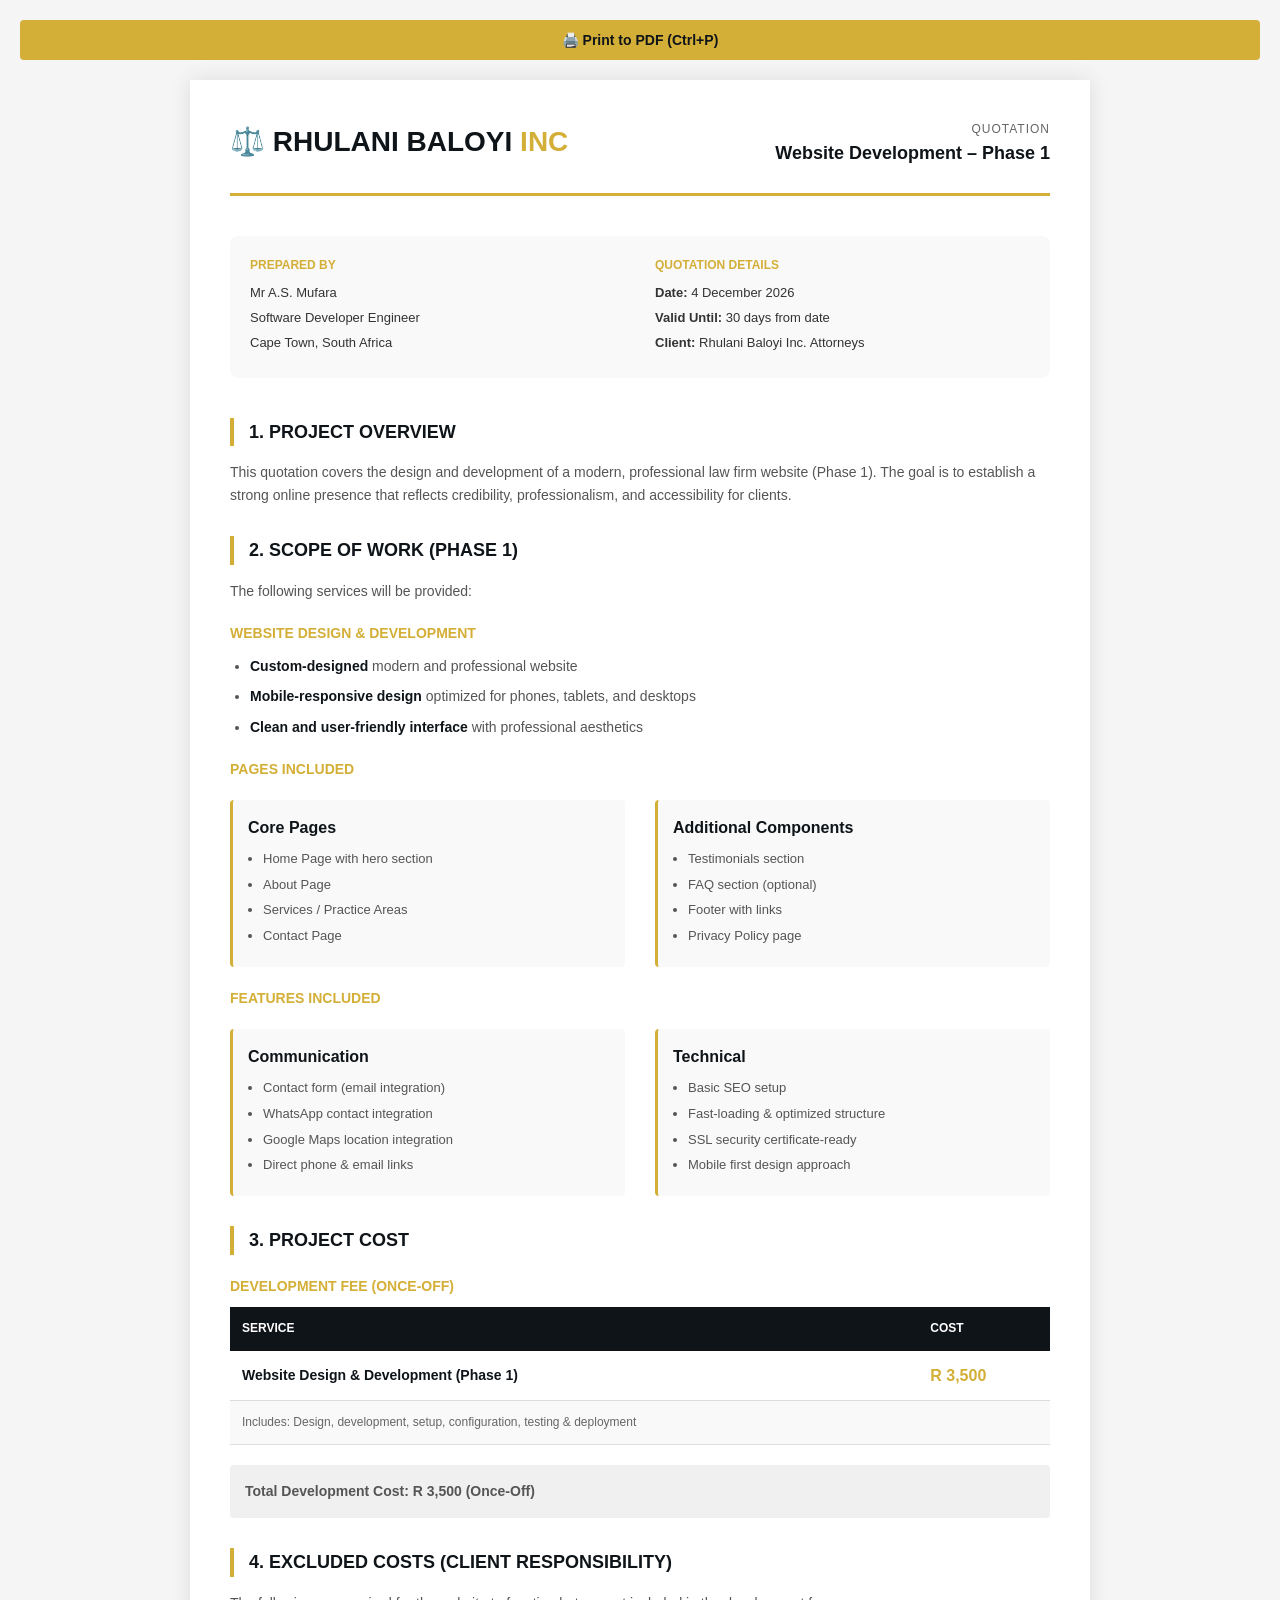
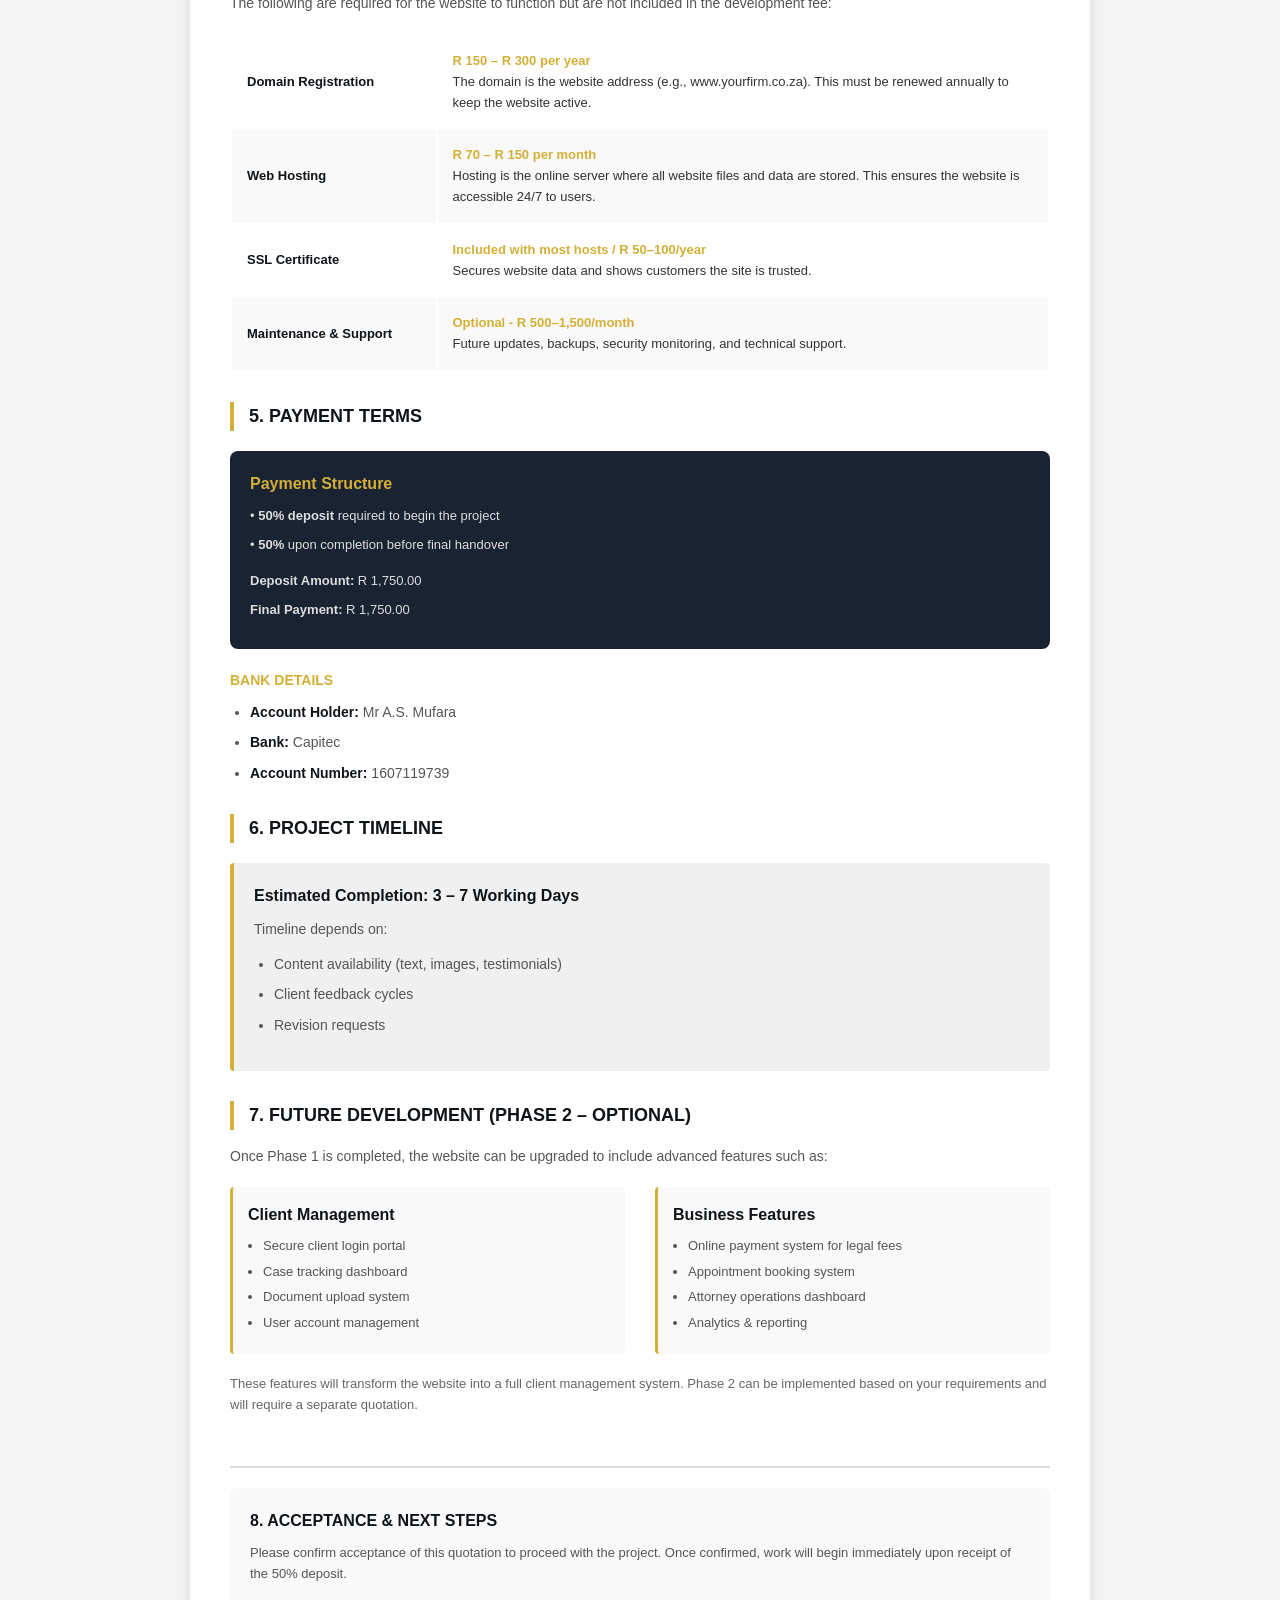
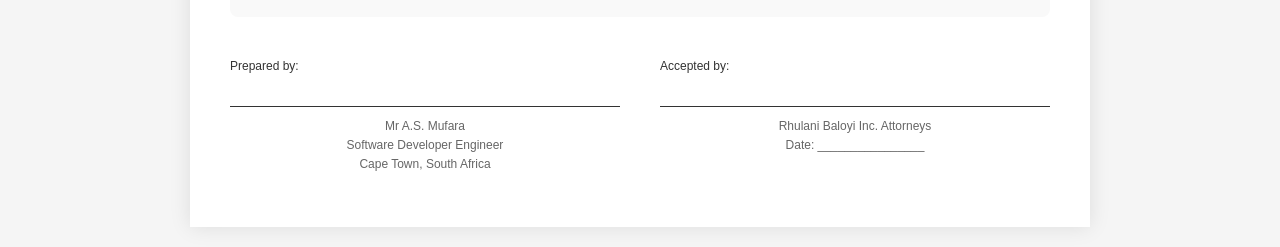
<file: archive/QUOTATION_Phase1.html>
<!DOCTYPE html>
<html lang="en">
<head>
    <meta charset="UTF-8">
    <meta name="viewport" content="width=device-width, initial-scale=1.0">
    <title>Website Development Quotation - Phase 1</title>
    <style>
        * {
            margin: 0;
            padding: 0;
            box-sizing: border-box;
        }

        body {
            font-family: 'Segoe UI', Tahoma, Geneva, Verdana, sans-serif;
            line-height: 1.6;
            color: #333;
            background: #f5f5f5;
            padding: 20px;
        }

        @media print {
            body {
                background: white;
                padding: 0;
            }
        }

        .container {
            max-width: 900px;
            margin: 0 auto;
            background: white;
            padding: 40px;
            box-shadow: 0 0 20px rgba(0, 0, 0, 0.1);
        }

        @media print {
            .container {
                box-shadow: none;
                max-width: 100%;
            }
        }

        /* HEADER */
        .header {
            display: flex;
            justify-content: space-between;
            align-items: flex-start;
            margin-bottom: 40px;
            border-bottom: 3px solid #d4af37;
            padding-bottom: 20px;
        }

        .logo {
            font-size: 28px;
            font-weight: bold;
            color: #0f1419;
        }

        .logo span {
            color: #d4af37;
        }

        .header-right {
            text-align: right;
        }

        .document-title {
            font-size: 18px;
            font-weight: 600;
            color: #0f1419;
            margin-bottom: 5px;
        }

        .document-type {
            font-size: 12px;
            color: #666;
            text-transform: uppercase;
            letter-spacing: 1px;
        }

        /* QUOTATION INFO */
        .quote-info {
            display: grid;
            grid-template-columns: 1fr 1fr;
            gap: 30px;
            margin-bottom: 40px;
            padding: 20px;
            background: #f9f9f9;
            border-radius: 8px;
        }

        .info-section h4 {
            color: #d4af37;
            font-size: 12px;
            text-transform: uppercase;
            margin-bottom: 8px;
            font-weight: 600;
        }

        .info-section p {
            color: #333;
            font-size: 13px;
            margin-bottom: 4px;
        }

        /* CONTENT */
        h2 {
            color: #0f1419;
            font-size: 18px;
            margin-top: 30px;
            margin-bottom: 15px;
            border-left: 4px solid #d4af37;
            padding-left: 15px;
        }

        h3 {
            color: #d4af37;
            font-size: 14px;
            margin-top: 20px;
            margin-bottom: 10px;
            text-transform: uppercase;
            font-weight: 600;
        }

        p {
            color: #555;
            margin-bottom: 12px;
            font-size: 14px;
        }

        ul {
            margin-left: 20px;
            margin-bottom: 15px;
        }

        li {
            color: #555;
            margin-bottom: 8px;
            font-size: 14px;
        }

        li strong {
            color: #0f1419;
        }

        /* PRICING TABLE */
        .pricing-section {
            margin: 30px 0;
        }

        .pricing-table {
            width: 100%;
            border-collapse: collapse;
            margin-bottom: 20px;
        }

        .pricing-table th {
            background: #0f1419;
            color: white;
            padding: 12px;
            text-align: left;
            font-size: 12px;
            font-weight: 600;
            text-transform: uppercase;
        }

        .pricing-table td {
            padding: 12px;
            border-bottom: 1px solid #ddd;
            font-size: 14px;
        }

        .pricing-table tr:nth-child(even) {
            background: #f9f9f9;
        }

        .pricing-table .label {
            color: #0f1419;
            font-weight: 600;
        }

        .pricing-table .amount {
            color: #d4af37;
            font-weight: bold;
            font-size: 16px;
        }

        /* PAYMENT TERMS */
        .payment-box {
            background: #1a2332;
            color: white;
            padding: 20px;
            border-radius: 8px;
            margin: 20px 0;
        }

        .payment-box h4 {
            color: #d4af37;
            margin-bottom: 10px;
        }

        .payment-box p {
            color: #ddd;
            margin-bottom: 8px;
            font-size: 13px;
        }

        /* TIMELINE */
        .timeline-box {
            background: #f0f0f0;
            padding: 20px;
            border-left: 4px solid #d4af37;
            border-radius: 4px;
            margin: 20px 0;
        }

        .timeline-box h4 {
            color: #0f1419;
            margin-bottom: 10px;
            font-weight: 600;
        }

        .timeline-box p {
            color: #555;
            font-size: 14px;
        }

        /* FOOTER */
        .footer {
            margin-top: 50px;
            padding-top: 20px;
            border-top: 2px solid #ddd;
        }

        .acceptance-box {
            background: #f9f9f9;
            padding: 20px;
            border-radius: 8px;
            margin-bottom: 30px;
        }

        .acceptance-box h4 {
            color: #0f1419;
            margin-bottom: 10px;
            font-weight: 600;
        }

        .acceptance-box p {
            color: #555;
            font-size: 13px;
        }

        .signature-section {
            display: grid;
            grid-template-columns: 1fr 1fr;
            gap: 40px;
            margin-top: 40px;
        }

        .signature-line {
            border-top: 1px solid #333;
            padding-top: 10px;
        }

        .signature-section p {
            text-align: center;
            font-size: 12px;
            color: #666;
        }

        /* PRINT BUTTON */
        .print-button {
            background: #d4af37;
            color: #0f1419;
            border: none;
            padding: 12px 24px;
            border-radius: 4px;
            cursor: pointer;
            font-size: 14px;
            font-weight: 600;
            margin-bottom: 20px;
            width: 100%;
            transition: all 0.3s ease;
        }

        .print-button:hover {
            background: #e8c547;
        }

        @media print {
            .print-button {
                display: none;
            }

            .no-print {
                display: none !important;
            }
        }

        /* TABLES IN SCOPE */
        .scope-feature {
            display: grid;
            grid-template-columns: 1fr 1fr;
            gap: 30px;
            margin: 20px 0;
        }

        .feature-box {
            background: #f9f9f9;
            padding: 15px;
            border-radius: 4px;
            border-left: 3px solid #d4af37;
        }

        .feature-box strong {
            color: #0f1419;
            display: block;
            margin-bottom: 8px;
        }

        .feature-box ul {
            margin: 0;
            padding-left: 15px;
        }

        .feature-box li {
            margin-bottom: 5px;
            font-size: 13px;
        }

        /* EXCLUSIONS TABLE */
        .exclusions-table {
            width: 100%;
            margin: 20px 0;
        }

        .exclusions-table tr {
            border-bottom: 1px solid #ddd;
        }

        .exclusions-table td {
            padding: 15px;
            font-size: 13px;
        }

        .exclusions-table td:first-child {
            font-weight: 600;
            color: #0f1419;
            width: 25%;
        }

        .exclusions-table tr:nth-child(even) {
            background: #f9f9f9;
        }

        .cost-estimate {
            color: #d4af37;
            font-weight: bold;
        }
    </style>
</head>
<body>
    <button class="print-button no-print" onclick="window.print()">🖨️ Print to PDF (Ctrl+P)</button>

    <div class="container">
        <!-- HEADER -->
        <div class="header">
            <div class="logo">⚖️ RHULANI BALOYI <span>INC</span></div>
            <div class="header-right">
                <div class="document-type">Quotation</div>
                <div class="document-title">Website Development – Phase 1</div>
            </div>
        </div>

        <!-- QUOTATION INFO -->
        <div class="quote-info">
            <div class="info-section">
                <h4>Prepared By</h4>
                <p>Mr A.S. Mufara</p>
                <p>Software Developer Engineer</p>
                <p>Cape Town, South Africa</p>
            </div>
            <div class="info-section">
                <h4>Quotation Details</h4>
                <p><strong>Date:</strong> <span id="today"></span></p>
                <p><strong>Valid Until:</strong> 30 days from date</p>
                <p><strong>Client:</strong> Rhulani Baloyi Inc. Attorneys</p>
            </div>
        </div>

        <!-- PROJECT OVERVIEW -->
        <h2>1. PROJECT OVERVIEW</h2>
        <p>This quotation covers the design and development of a modern, professional law firm website (Phase 1). The goal is to establish a strong online presence that reflects credibility, professionalism, and accessibility for clients.</p>

        <!-- SCOPE OF WORK -->
        <h2>2. SCOPE OF WORK (PHASE 1)</h2>
        <p>The following services will be provided:</p>

        <h3>Website Design & Development</h3>
        <ul>
            <li><strong>Custom-designed</strong> modern and professional website</li>
            <li><strong>Mobile-responsive design</strong> optimized for phones, tablets, and desktops</li>
            <li><strong>Clean and user-friendly interface</strong> with professional aesthetics</li>
        </ul>

        <h3>Pages Included</h3>
        <div class="scope-feature">
            <div class="feature-box">
                <strong>Core Pages</strong>
                <ul>
                    <li>Home Page with hero section</li>
                    <li>About Page</li>
                    <li>Services / Practice Areas</li>
                    <li>Contact Page</li>
                </ul>
            </div>
            <div class="feature-box">
                <strong>Additional Components</strong>
                <ul>
                    <li>Testimonials section</li>
                    <li>FAQ section (optional)</li>
                    <li>Footer with links</li>
                    <li>Privacy Policy page</li>
                </ul>
            </div>
        </div>

        <h3>Features Included</h3>
        <div class="scope-feature">
            <div class="feature-box">
                <strong>Communication</strong>
                <ul>
                    <li>Contact form (email integration)</li>
                    <li>WhatsApp contact integration</li>
                    <li>Google Maps location integration</li>
                    <li>Direct phone & email links</li>
                </ul>
            </div>
            <div class="feature-box">
                <strong>Technical</strong>
                <ul>
                    <li>Basic SEO setup</li>
                    <li>Fast-loading & optimized structure</li>
                    <li>SSL security certificate-ready</li>
                    <li>Mobile first design approach</li>
                </ul>
            </div>
        </div>

        <!-- PROJECT COST -->
        <h2>3. PROJECT COST</h2>

        <h3>Development Fee (Once-Off)</h3>
        <table class="pricing-table">
            <thead>
                <tr>
                    <th>Service</th>
                    <th>Cost</th>
                </tr>
            </thead>
            <tbody>
                <tr>
                    <td class="label">Website Design & Development (Phase 1)</td>
                    <td class="amount">R 3,500</td>
                </tr>
                <tr>
                    <td style="color: #666; font-size: 12px;">Includes: Design, development, setup, configuration, testing & deployment</td>
                    <td></td>
                </tr>
            </tbody>
        </table>

        <p style="background: #f0f0f0; padding: 15px; border-radius: 4px; margin: 20px 0;">
            <strong>Total Development Cost: R 3,500 (Once-Off)</strong>
        </p>

        <!-- EXCLUDED COSTS -->
        <h2>4. EXCLUDED COSTS (CLIENT RESPONSIBILITY)</h2>
        <p>The following are required for the website to function but are not included in the development fee:</p>

        <table class="exclusions-table">
            <tr>
                <td><strong>Domain Registration</strong></td>
                <td>
                    <strong class="cost-estimate">R 150 – R 300 per year</strong><br/>
                    The domain is the website address (e.g., www.yourfirm.co.za). This must be renewed annually to keep the website active.
                </td>
            </tr>
            <tr>
                <td><strong>Web Hosting</strong></td>
                <td>
                    <strong class="cost-estimate">R 70 – R 150 per month</strong><br/>
                    Hosting is the online server where all website files and data are stored. This ensures the website is accessible 24/7 to users.
                </td>
            </tr>
            <tr>
                <td><strong>SSL Certificate</strong></td>
                <td>
                    <strong class="cost-estimate">Included with most hosts / R 50–100/year</strong><br/>
                    Secures website data and shows customers the site is trusted.
                </td>
            </tr>
            <tr>
                <td><strong>Maintenance & Support</strong></td>
                <td>
                    <strong class="cost-estimate">Optional - R 500–1,500/month</strong><br/>
                    Future updates, backups, security monitoring, and technical support.
                </td>
            </tr>
        </table>

        <!-- PAYMENT TERMS -->
        <h2>5. PAYMENT TERMS</h2>

        <div class="payment-box">
            <h4>Payment Structure</h4>
            <p>• <strong>50% deposit</strong> required to begin the project</p>
            <p>• <strong>50%</strong> upon completion before final handover</p>
            <p style="margin-top: 15px;"><strong>Deposit Amount:</strong> R 1,750.00</p>
            <p><strong>Final Payment:</strong> R 1,750.00</p>
        </div>

        <h3>Bank Details</h3>
        <ul>
            <li><strong>Account Holder:</strong> Mr A.S. Mufara</li>
            <li><strong>Bank:</strong> Capitec</li>
            <li><strong>Account Number:</strong> 1607119739</li>
        </ul>

        <!-- PROJECT TIMELINE -->
        <h2>6. PROJECT TIMELINE</h2>
        <div class="timeline-box">
            <h4>Estimated Completion: 3 – 7 Working Days</h4>
            <p>Timeline depends on:</p>
            <ul style="margin-left: 0; padding-left: 20px;">
                <li>Content availability (text, images, testimonials)</li>
                <li>Client feedback cycles</li>
                <li>Revision requests</li>
            </ul>
        </div>

        <!-- FUTURE DEVELOPMENT -->
        <h2>7. FUTURE DEVELOPMENT (PHASE 2 – OPTIONAL)</h2>
        <p>Once Phase 1 is completed, the website can be upgraded to include advanced features such as:</p>

        <div class="scope-feature">
            <div class="feature-box">
                <strong>Client Management</strong>
                <ul>
                    <li>Secure client login portal</li>
                    <li>Case tracking dashboard</li>
                    <li>Document upload system</li>
                    <li>User account management</li>
                </ul>
            </div>
            <div class="feature-box">
                <strong>Business Features</strong>
                <ul>
                    <li>Online payment system for legal fees</li>
                    <li>Appointment booking system</li>
                    <li>Attorney operations dashboard</li>
                    <li>Analytics & reporting</li>
                </ul>
            </div>
        </div>

        <p style="margin-top: 20px; font-size: 13px; color: #666;">
            These features will transform the website into a full client management system. Phase 2 can be implemented based on your requirements and will require a separate quotation.
        </p>

        <!-- FOOTER -->
        <div class="footer">
            <div class="acceptance-box">
                <h4>8. ACCEPTANCE & NEXT STEPS</h4>
                <p>Please confirm acceptance of this quotation to proceed with the project. Once confirmed, work will begin immediately upon receipt of the 50% deposit.</p>
            </div>

            <div class="signature-section">
                <div>
                    <p style="margin-bottom: 30px; text-align: left; color: #333;">Prepared by:</p>
                    <div class="signature-line"></div>
                    <p>Mr A.S. Mufara<br/>Software Developer Engineer<br/>Cape Town, South Africa</p>
                </div>
                <div>
                    <p style="margin-bottom: 30px; text-align: left; color: #333;">Accepted by:</p>
                    <div class="signature-line"></div>
                    <p>Rhulani Baloyi Inc. Attorneys<br/>Date: ________________</p>
                </div>
            </div>
        </div>
    </div>

    <script>
        // Set today's date
        const today = new Date();
        const options = { year: 'numeric', month: 'long', day: 'numeric' };
        document.getElementById('today').textContent = today.toLocaleDateString('en-ZA', options);
    </script>
</body>
</html>
</file>
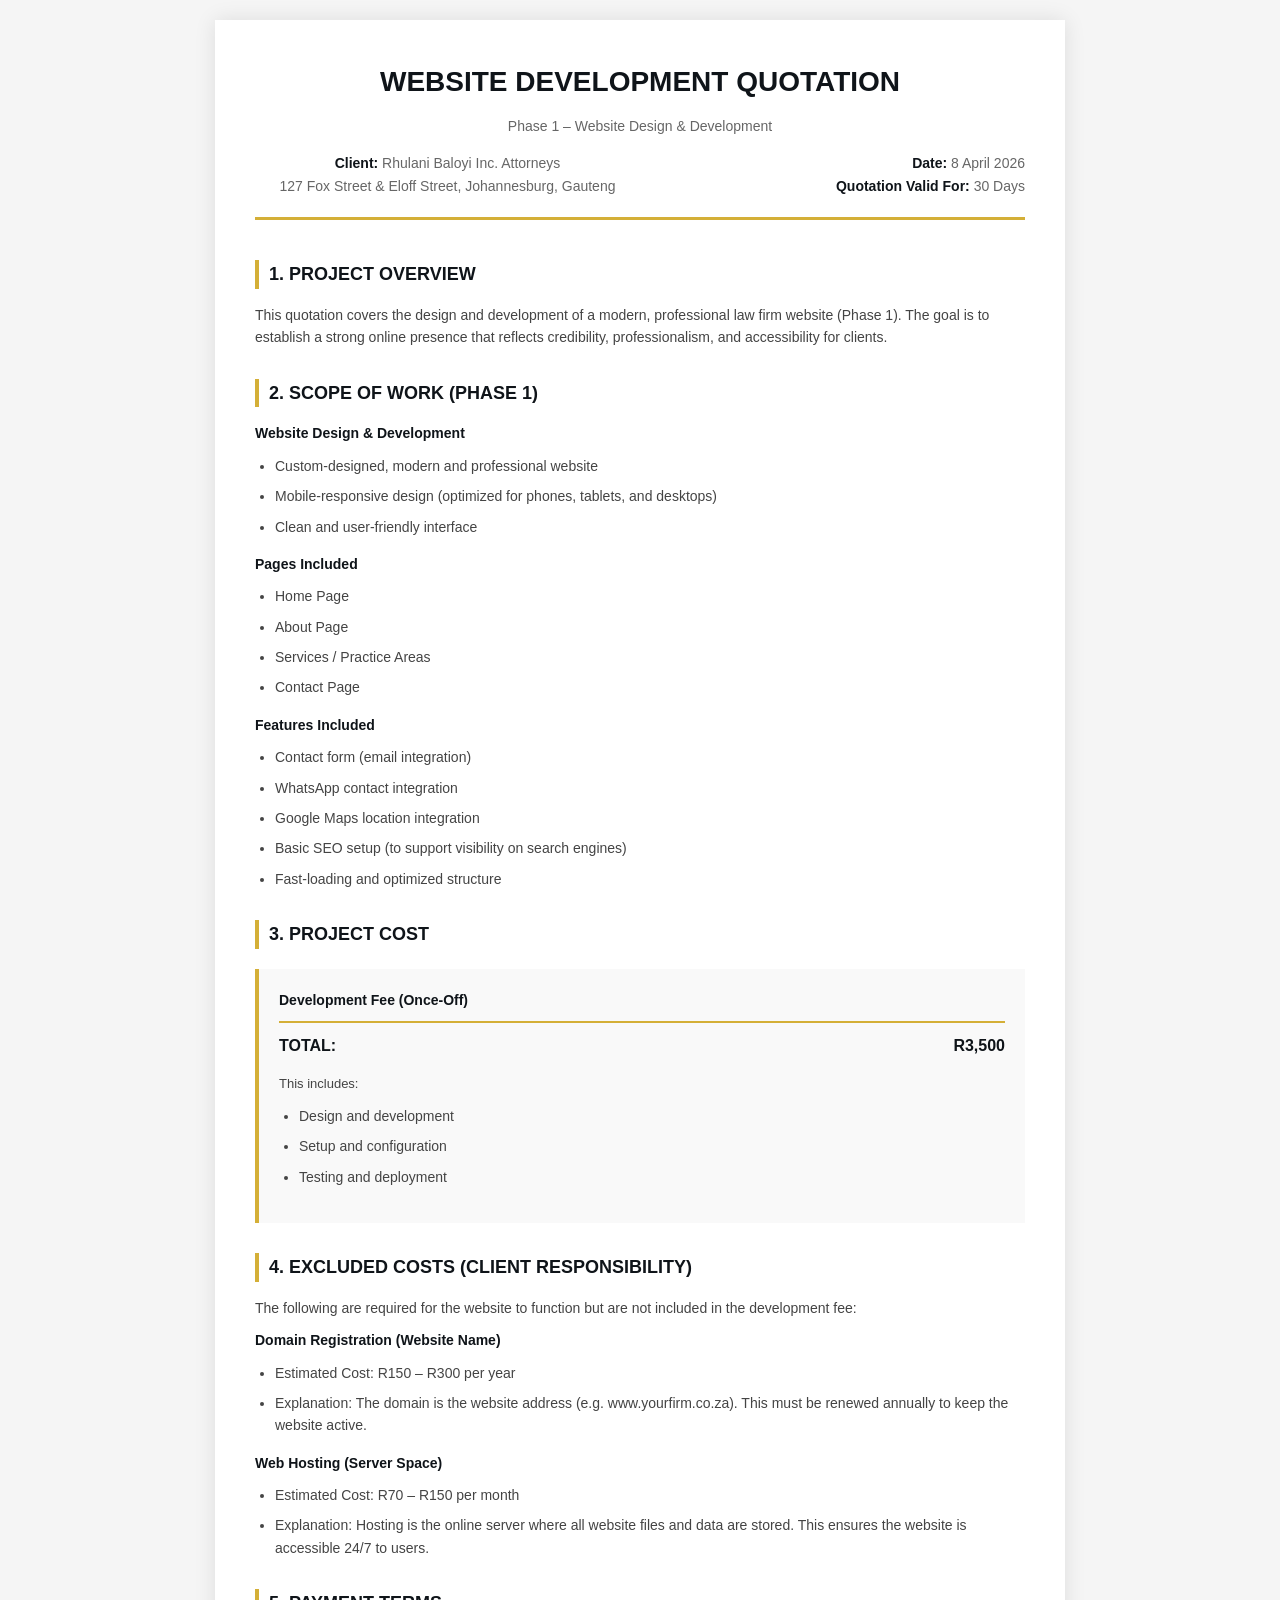
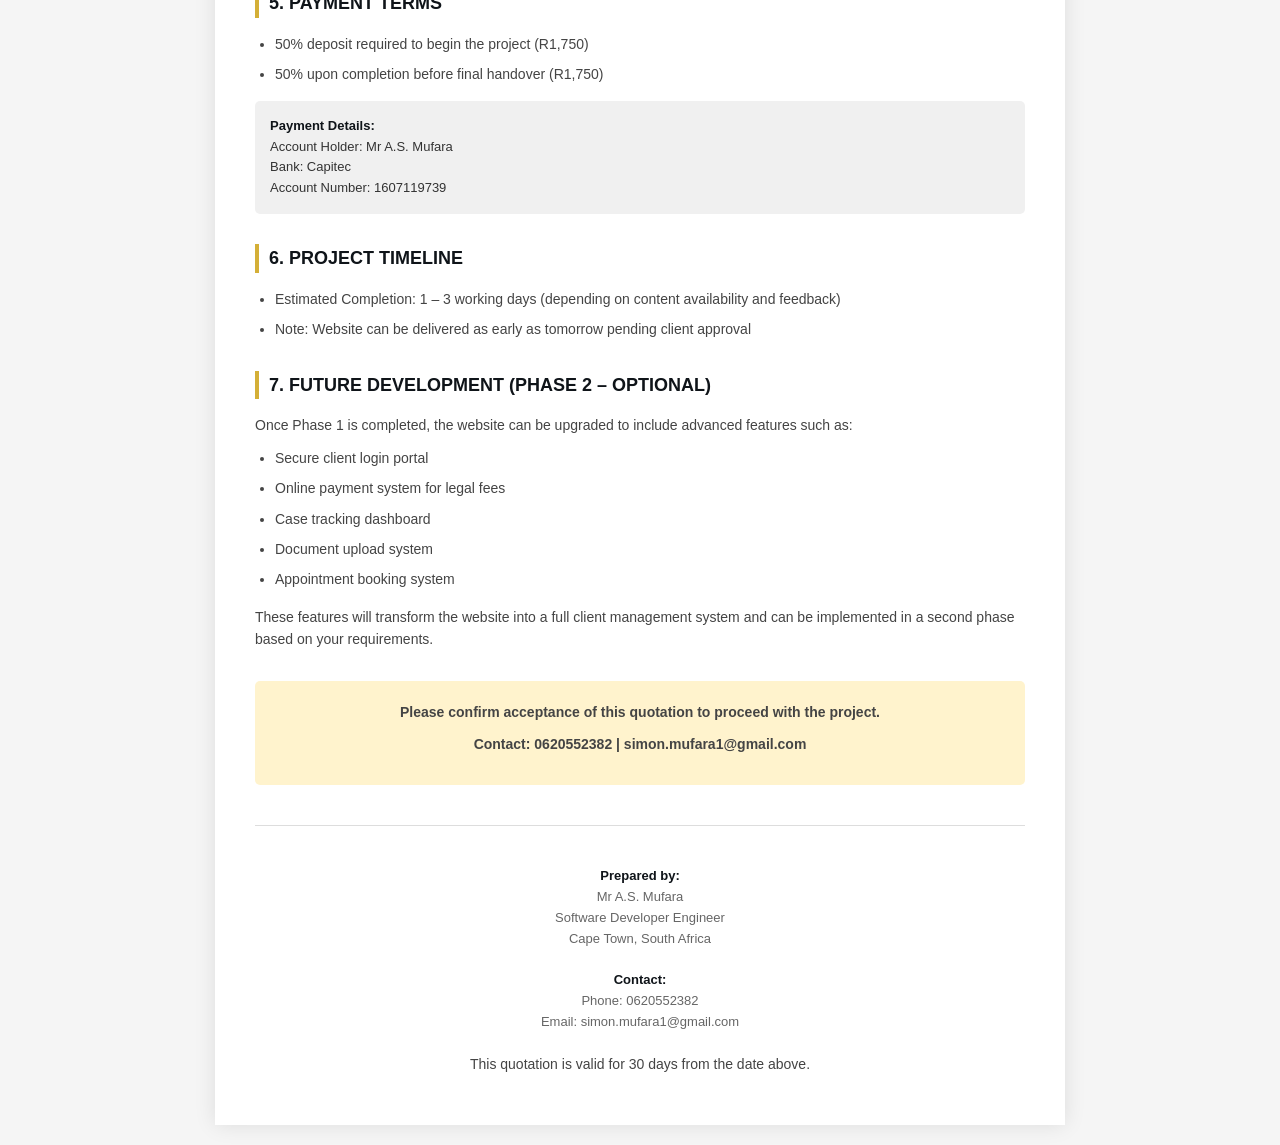
<file: archive/Quotation_RhulaniBaloyiAttorneys.html>
<!DOCTYPE html>
<html lang="en">
<head>
    <meta charset="UTF-8">
    <meta name="viewport" content="width=device-width, initial-scale=1.0">
    <title>Website Development Quotation - Rhulani Baloyi Inc. Attorneys</title>
    <style>
        * {
            margin: 0;
            padding: 0;
            box-sizing: border-box;
        }

        body {
            font-family: 'Segoe UI', Tahoma, Geneva, Verdana, sans-serif;
            line-height: 1.6;
            color: #333;
            background: #f5f5f5;
            padding: 20px;
        }

        .container {
            max-width: 850px;
            margin: 0 auto;
            background: white;
            padding: 40px;
            box-shadow: 0 0 20px rgba(0,0,0,0.1);
        }

        header {
            text-align: center;
            margin-bottom: 40px;
            border-bottom: 3px solid #d4af37;
            padding-bottom: 20px;
        }

        h1 {
            font-size: 28px;
            color: #0f1419;
            margin-bottom: 10px;
        }

        .quotation-meta {
            display: flex;
            justify-content: space-between;
            font-size: 14px;
            color: #666;
            margin-top: 15px;
        }

        .quotation-meta div {
            flex: 1;
        }

        h2 {
            font-size: 18px;
            color: #0f1419;
            margin-top: 30px;
            margin-bottom: 15px;
            border-left: 4px solid #d4af37;
            padding-left: 10px;
        }

        p, li {
            margin-bottom: 10px;
            font-size: 14px;
            color: #444;
        }

        ul {
            margin-left: 20px;
            margin-bottom: 15px;
        }

        ul li {
            margin-bottom: 8px;
        }

        .section {
            margin-bottom: 30px;
        }

        .cost-breakdown {
            background: #f9f9f9;
            padding: 20px;
            margin: 20px 0;
            border-left: 4px solid #d4af37;
        }

        .cost-item {
            display: flex;
            justify-content: space-between;
            margin-bottom: 10px;
            font-size: 14px;
        }

        .cost-item.total {
            font-weight: bold;
            font-size: 16px;
            border-top: 2px solid #d4af37;
            padding-top: 10px;
            margin-top: 10px;
            color: #0f1419;
        }

        .payment-details {
            background: #f0f0f0;
            padding: 15px;
            margin: 15px 0;
            border-radius: 5px;
            font-size: 13px;
        }

        .acceptance {
            background: #fff3cd;
            padding: 20px;
            margin-top: 30px;
            border-radius: 5px;
            text-align: center;
            font-weight: bold;
        }

        footer {
            margin-top: 40px;
            border-top: 1px solid #ddd;
            padding-top: 20px;
            font-size: 12px;
            color: #666;
            text-align: center;
        }

        .developer-info {
            display: flex;
            justify-content: space-between;
            margin-top: 20px;
            font-size: 13px;
        }

        .developer-info div {
            flex: 1;
        }

        strong {
            color: #0f1419;
        }

        @media print {
            body {
                background: white;
                padding: 0;
            }
            .container {
                box-shadow: none;
                max-width: 100%;
            }
        }
    </style>
</head>
<body>
    <div class="container">
        <header>
            <h1>WEBSITE DEVELOPMENT QUOTATION</h1>
            <p style="color: #666; font-size: 14px; margin-top: 10px;">Phase 1 – Website Design & Development</p>
            <div class="quotation-meta">
                <div>
                    <strong>Client:</strong> Rhulani Baloyi Inc. Attorneys<br>
                    127 Fox Street & Eloff Street, Johannesburg, Gauteng
                </div>
                <div style="text-align: right;">
                    <strong>Date:</strong> 8 April 2026<br>
                    <strong>Quotation Valid For:</strong> 30 Days
                </div>
            </div>
        </header>

        <div class="section">
            <h2>1. PROJECT OVERVIEW</h2>
            <p>This quotation covers the design and development of a modern, professional law firm website (Phase 1). The goal is to establish a strong online presence that reflects credibility, professionalism, and accessibility for clients.</p>
        </div>

        <div class="section">
            <h2>2. SCOPE OF WORK (PHASE 1)</h2>
            <p><strong>Website Design & Development</strong></p>
            <ul>
                <li>Custom-designed, modern and professional website</li>
                <li>Mobile-responsive design (optimized for phones, tablets, and desktops)</li>
                <li>Clean and user-friendly interface</li>
            </ul>

            <p><strong>Pages Included</strong></p>
            <ul>
                <li>Home Page</li>
                <li>About Page</li>
                <li>Services / Practice Areas</li>
                <li>Contact Page</li>
            </ul>

            <p><strong>Features Included</strong></p>
            <ul>
                <li>Contact form (email integration)</li>
                <li>WhatsApp contact integration</li>
                <li>Google Maps location integration</li>
                <li>Basic SEO setup (to support visibility on search engines)</li>
                <li>Fast-loading and optimized structure</li>
            </ul>
        </div>

        <div class="section">
            <h2>3. PROJECT COST</h2>
            <div class="cost-breakdown">
                <p><strong>Development Fee (Once-Off)</strong></p>
                <div class="cost-item total">
                    <span>TOTAL:</span>
                    <span><strong>R3,500</strong></span>
                </div>
                <p style="margin-top: 15px; font-size: 13px;">This includes:</p>
                <ul style="margin-left: 20px; font-size: 13px;">
                    <li>Design and development</li>
                    <li>Setup and configuration</li>
                    <li>Testing and deployment</li>
                </ul>
            </div>
        </div>

        <div class="section">
            <h2>4. EXCLUDED COSTS (CLIENT RESPONSIBILITY)</h2>
            <p>The following are required for the website to function but are not included in the development fee:</p>

            <p><strong>Domain Registration (Website Name)</strong></p>
            <ul>
                <li>Estimated Cost: R150 – R300 per year</li>
                <li>Explanation: The domain is the website address (e.g. www.yourfirm.co.za). This must be renewed annually to keep the website active.</li>
            </ul>

            <p><strong>Web Hosting (Server Space)</strong></p>
            <ul>
                <li>Estimated Cost: R70 – R150 per month</li>
                <li>Explanation: Hosting is the online server where all website files and data are stored. This ensures the website is accessible 24/7 to users.</li>
            </ul>
        </div>

        <div class="section">
            <h2>5. PAYMENT TERMS</h2>
            <ul>
                <li>50% deposit required to begin the project (R1,750)</li>
                <li>50% upon completion before final handover (R1,750)</li>
            </ul>
            <div class="payment-details">
                <strong>Payment Details:</strong><br>
                Account Holder: Mr A.S. Mufara<br>
                Bank: Capitec<br>
                Account Number: 1607119739
            </div>
        </div>

        <div class="section">
            <h2>6. PROJECT TIMELINE</h2>
            <ul>
                <li>Estimated Completion: 1 – 3 working days (depending on content availability and feedback)</li>
                <li>Note: Website can be delivered as early as tomorrow pending client approval</li>
            </ul>
        </div>

        <div class="section">
            <h2>7. FUTURE DEVELOPMENT (PHASE 2 – OPTIONAL)</h2>
            <p>Once Phase 1 is completed, the website can be upgraded to include advanced features such as:</p>
            <ul>
                <li>Secure client login portal</li>
                <li>Online payment system for legal fees</li>
                <li>Case tracking dashboard</li>
                <li>Document upload system</li>
                <li>Appointment booking system</li>
            </ul>
            <p>These features will transform the website into a full client management system and can be implemented in a second phase based on your requirements.</p>
        </div>

        <div class="acceptance">
            <p>Please confirm acceptance of this quotation to proceed with the project.</p>
            <p style="margin-top: 10px; font-size: 14px;">Contact: 0620552382 | simon.mufara1@gmail.com</p>
        </div>

        <footer>
            <div class="developer-info">
                <div>
                    <strong>Prepared by:</strong><br>
                    Mr A.S. Mufara<br>
                    Software Developer Engineer<br>
                    Cape Town, South Africa<br>
                    <br>
                    <strong>Contact:</strong><br>
                    Phone: 0620552382<br>
                    Email: simon.mufara1@gmail.com
                </div>
            </div>
            <p style="margin-top: 20px;">This quotation is valid for 30 days from the date above.</p>
        </footer>
    </div>
</body>
</html>
</file>
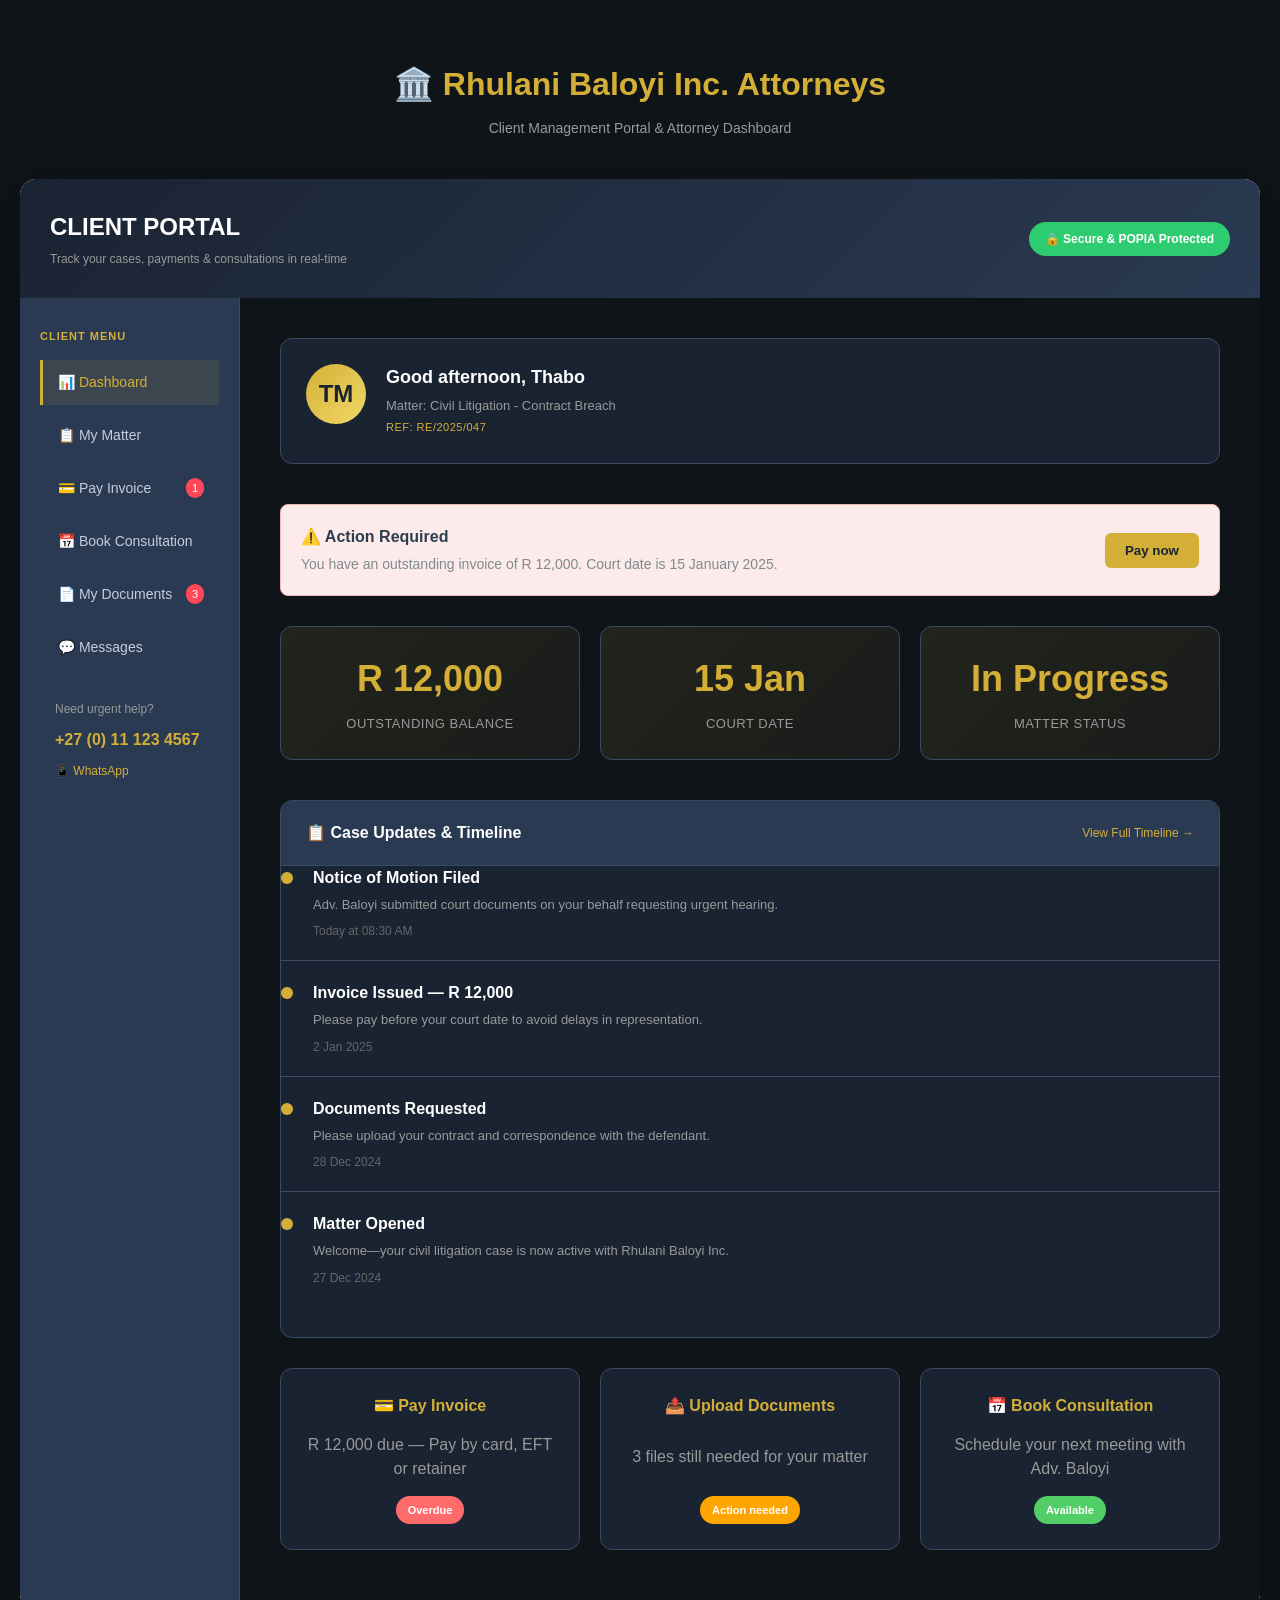
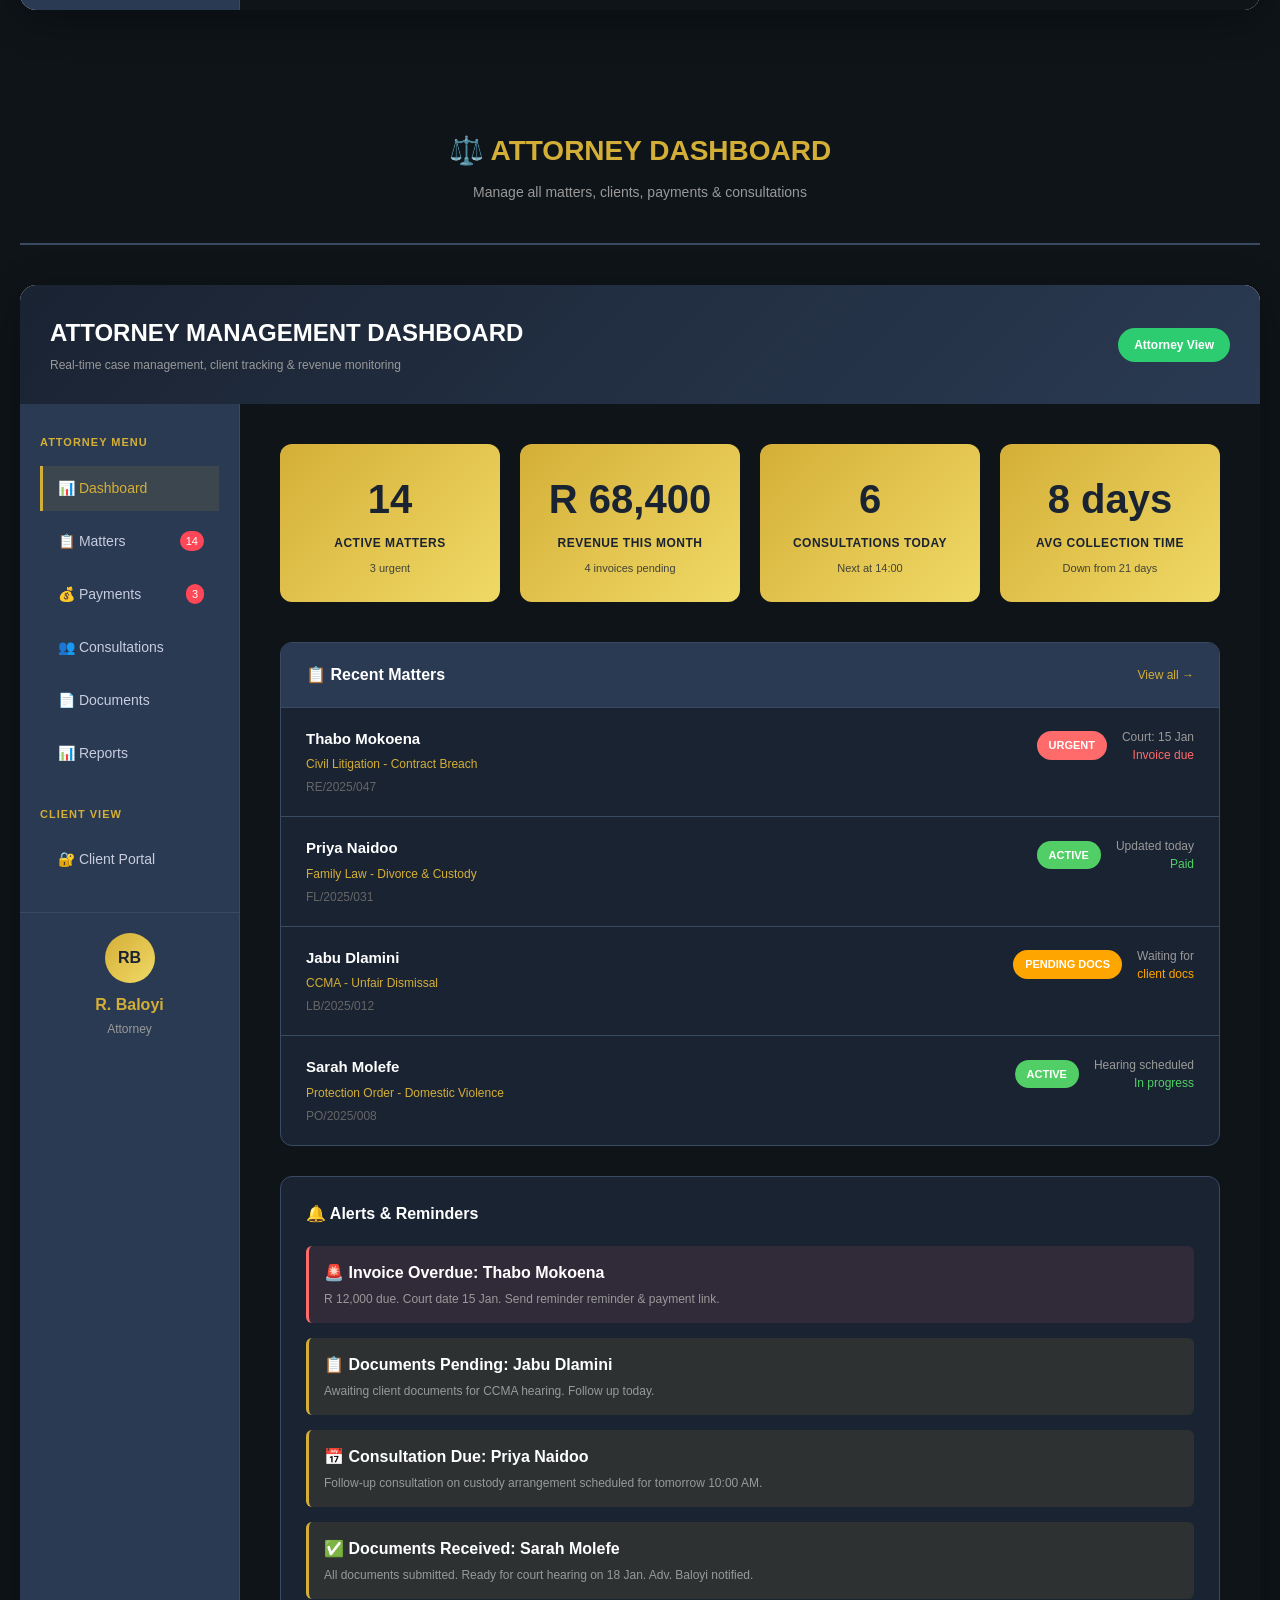
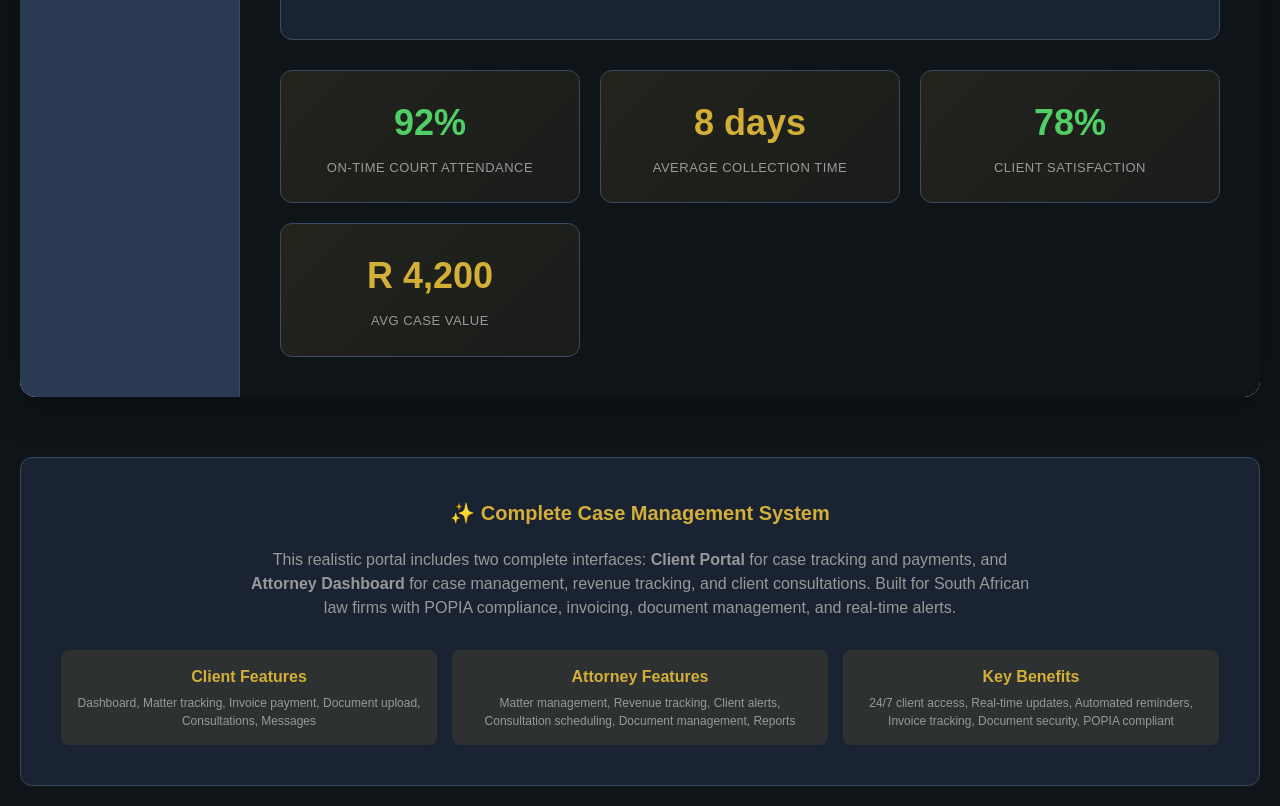
<file: archive/REALISTIC_PORTAL_MOCKUP.html>
<!DOCTYPE html>
<html lang="en">
<head>
    <meta charset="UTF-8">
    <meta name="viewport" content="width=device-width, initial-scale=1.0">
    <title>Rhulani Baloyi Inc. - Client & Attorney Portal</title>
    <style>
        * {
            margin: 0;
            padding: 0;
            box-sizing: border-box;
        }

        body {
            font-family: -apple-system, BlinkMacSystemFont, 'Segoe UI', Roboto, Oxygen, Ubuntu, Cantarell, sans-serif;
            background: #0f1419;
            color: #e0e0e0;
            line-height: 1.5;
        }

        .container {
            max-width: 1600px;
            margin: 0 auto;
            padding: 20px;
        }

        h1 {
            text-align: center;
            color: #d4af37;
            margin: 40px 0 10px;
            font-size: 2rem;
        }

        .subtitle {
            text-align: center;
            color: #999;
            margin-bottom: 40px;
            font-size: 14px;
        }

        .portal-section {
            background: white;
            border-radius: 16px;
            overflow: hidden;
            margin-bottom: 60px;
            box-shadow: 0 10px 40px rgba(0,0,0,0.3);
        }

        .portal-header {
            background: linear-gradient(135deg, #1a2332 0%, #2a3a52 100%);
            color: white;
            padding: 30px;
            display: flex;
            justify-content: space-between;
            align-items: center;
        }

        .portal-title {
            font-size: 24px;
            font-weight: 700;
        }

        .portal-badge {
            background: #2ecc71;
            color: white;
            padding: 8px 16px;
            border-radius: 20px;
            font-size: 12px;
            font-weight: 600;
        }

        .portal-content {
            display: grid;
            grid-template-columns: 220px 1fr;
            min-height: 600px;
        }

        .sidebar {
            background: #2a3a52;
            padding: 30px 0;
            border-right: 1px solid #3a4a62;
        }

        .sidebar-section {
            padding: 0 20px;
            margin-bottom: 30px;
        }

        .sidebar-title {
            font-size: 11px;
            font-weight: 700;
            color: #d4af37;
            text-transform: uppercase;
            letter-spacing: 1px;
            margin-bottom: 15px;
        }

        .sidebar-item {
            padding: 12px 15px;
            margin-bottom: 8px;
            border-left: 3px solid transparent;
            cursor: pointer;
            transition: all 0.3s;
            color: #c8ccdf;
            display: flex;
            align-items: center;
            gap: 10px;
            font-size: 14px;
        }

        .sidebar-item:hover,
        .sidebar-item.active {
            border-left-color: #d4af37;
            background: rgba(212, 175, 55, 0.1);
            color: #d4af37;
        }

        .sidebar-badge {
            background: #ff4757;
            color: white;
            padding: 2px 6px;
            border-radius: 10px;
            font-size: 11px;
            margin-left: auto;
        }

        .main-content {
            padding: 40px;
            background: #0f1419;
            color: #e0e0e0;
        }

        /* CLIENT PORTAL SPECIFIC */
        .client-header {
            display: flex;
            justify-content: space-between;
            align-items: start;
            margin-bottom: 40px;
            background: #1a2332;
            padding: 25px;
            border-radius: 12px;
            border: 1px solid #3a4a62;
        }

        .client-info {
            display: flex;
            gap: 20px;
        }

        .client-avatar {
            width: 60px;
            height: 60px;
            background: linear-gradient(135deg, #d4af37, #f0d966);
            border-radius: 50%;
            display: flex;
            align-items: center;
            justify-content: center;
            font-weight: 700;
            color: #1a2332;
            font-size: 24px;
        }

        .client-details h2 {
            color: #ffffff;
            font-size: 18px;
            margin-bottom: 5px;
        }

        .client-details p {
            color: #999;
            font-size: 13px;
            margin-bottom: 3px;
        }

        .alert-box {
            background: #fef5e7;
            border: 1px solid #f9e79f;
            border-radius: 8px;
            padding: 20px;
            margin-bottom: 30px;
            display: flex;
            justify-content: space-between;
            align-items: center;
        }

        .alert-box.urgent {
            background: #fdeaea;
            border-color: #f5b7b1;
        }

        .alert-content {
            flex: 1;
        }

        .alert-title {
            font-weight: 600;
            color: #2c3e50;
            margin-bottom: 5px;
        }

        .alert-desc {
            font-size: 14px;
            color: #7f8c8d;
        }

        .alert-action {
            background: #d4af37;
            color: #1a2332;
            padding: 10px 20px;
            border: none;
            border-radius: 6px;
            cursor: pointer;
            font-weight: 600;
            margin-left: 20px;
        }

        /* STATS GRID */
        .stats-grid {
            display: grid;
            grid-template-columns: repeat(auto-fit, minmax(200px, 1fr));
            gap: 20px;
            margin-bottom: 40px;
        }

        .stat-card {
            background: linear-gradient(135deg, rgba(212, 175, 55, 0.1), rgba(212, 175, 55, 0.05));
            border: 1px solid #3a4a62;
            padding: 25px;
            border-radius: 12px;
            text-align: center;
        }

        .stat-value {
            font-size: 36px;
            font-weight: 700;
            color: #d4af37;
            margin-bottom: 8px;
        }

        .stat-label {
            font-size: 13px;
            color: #999;
            text-transform: uppercase;
            letter-spacing: 0.5px;
        }

        /* MATTER CARD */
        .matter-list {
            background: #1a2332;
            border: 1px solid #3a4a62;
            border-radius: 12px;
            overflow: hidden;
            margin-bottom: 30px;
        }

        .matter-list-header {
            padding: 20px 25px;
            background: #2a3a52;
            border-bottom: 1px solid #3a4a62;
            display: flex;
            justify-content: space-between;
            align-items: center;
        }

        .matter-list-title {
            font-weight: 600;
            color: #ffffff;
            font-size: 16px;
        }

        .matter-item {
            padding: 20px 25px;
            border-bottom: 1px solid #3a4a62;
            display: flex;
            justify-content: space-between;
            align-items: start;
            transition: background 0.3s;
            cursor: pointer;
        }

        .matter-item:hover {
            background: rgba(212, 175, 55, 0.05);
        }

        .matter-item:last-child {
            border-bottom: none;
        }

        .matter-details {
            flex: 1;
        }

        .matter-title {
            font-weight: 600;
            color: #ffffff;
            margin-bottom: 5px;
            font-size: 15px;
        }

        .matter-type {
            color: #d4af37;
            font-size: 12px;
            margin-bottom: 5px;
        }

        .matter-ref {
            color: #666;
            font-size: 12px;
        }

        .matter-status {
            display: flex;
            gap: 15px;
            align-items: center;
        }

        .status-badge {
            display: inline-block;
            padding: 6px 12px;
            border-radius: 20px;
            font-size: 11px;
            font-weight: 600;
            text-transform: uppercase;
        }

        .status-urgent {
            background: #ff6b6b;
            color: white;
        }

        .status-active {
            background: #51cf66;
            color: white;
        }

        .status-pending {
            background: #ffa500;
            color: white;
        }

        .status-date {
            color: #999;
            font-size: 12px;
            text-align: right;
        }

        /* CASE UPDATES */
        .timeline {
            margin-bottom: 30px;
        }

        .timeline-item {
            display: flex;
            gap: 20px;
            margin-bottom: 20px;
            padding-bottom: 20px;
            border-bottom: 1px solid #3a4a62;
        }

        .timeline-item:last-child {
            border-bottom: none;
        }

        .timeline-dot {
            width: 12px;
            height: 12px;
            background: #d4af37;
            border-radius: 50%;
            margin-top: 6px;
            flex-shrink: 0;
        }

        .timeline-content {
            flex: 1;
        }

        .timeline-title {
            font-weight: 600;
            color: #ffffff;
            margin-bottom: 5px;
        }

        .timeline-desc {
            color: #999;
            font-size: 13px;
            line-height: 1.5;
            margin-bottom: 8px;
        }

        .timeline-date {
            color: #666;
            font-size: 12px;
        }

        /* INVOICE SECTION */
        .invoice-card {
            background: #1a2332;
            border: 1px solid #3a4a62;
            padding: 25px;
            border-radius: 12px;
            margin-bottom: 20px;
            display: flex;
            justify-content: space-between;
            align-items: center;
        }

        .invoice-info h4 {
            color: #ffffff;
            margin-bottom: 5px;
        }

        .invoice-info p {
            color: #999;
            font-size: 13px;
        }

        .invoice-amount {
            text-align: right;
        }

        .invoice-amount .amount {
            font-size: 28px;
            font-weight: 700;
            color: #ff6b6b;
            margin-bottom: 8px;
        }

        .invoice-amount p {
            color: #999;
            font-size: 12px;
        }

        .pay-btn {
            background: #d4af37;
            color: #1a2332;
            padding: 10px 20px;
            border: none;
            border-radius: 6px;
            cursor: pointer;
            font-weight: 600;
        }

        /* ATTORNEY DASHBOARD SPECIFIC */
        .attorney-stats {
            display: grid;
            grid-template-columns: repeat(auto-fit, minmax(180px, 1fr));
            gap: 20px;
            margin-bottom: 40px;
        }

        .attorney-stat {
            background: linear-gradient(135deg, #d4af37 0%, #f0d966 100%);
            padding: 25px;
            border-radius: 12px;
            color: #1a2332;
            text-align: center;
        }

        .attorney-stat .value {
            font-size: 40px;
            font-weight: 700;
            margin-bottom: 5px;
        }

        .attorney-stat .label {
            font-size: 12px;
            font-weight: 600;
            text-transform: uppercase;
            letter-spacing: 0.5px;
        }

        .attorney-stat .detail {
            font-size: 11px;
            margin-top: 8px;
            opacity: 0.8;
        }

        /* ALERTS & REMINDERS */
        .alerts-section {
            background: #1a2332;
            border: 1px solid #3a4a62;
            border-radius: 12px;
            padding: 25px;
            margin-bottom: 30px;
        }

        .alerts-title {
            font-weight: 600;
            color: #ffffff;
            margin-bottom: 20px;
            font-size: 16px;
        }

        .alert-item {
            background: rgba(212, 175, 55, 0.1);
            border-left: 3px solid #d4af37;
            padding: 15px;
            margin-bottom: 15px;
            border-radius: 6px;
        }

        .alert-item.urgent {
            background: rgba(255, 107, 107, 0.1);
            border-left-color: #ff6b6b;
        }

        .alert-item-title {
            color: #ffffff;
            font-weight: 600;
            margin-bottom: 5px;
        }

        .alert-item-desc {
            color: #999;
            font-size: 12px;
        }

        /* SECTION DIVIDER */
        .section-divider {
            text-align: center;
            padding: 60px 0 40px;
            border-bottom: 2px solid #3a4a62;
            margin-bottom: 40px;
        }

        .section-divider h2 {
            color: #d4af37;
            font-size: 28px;
            margin-bottom: 10px;
        }

        .section-divider p {
            color: #999;
            font-size: 14px;
        }

        /* RESPONSIVE */
        @media (max-width: 1024px) {
            .portal-content {
                grid-template-columns: 1fr;
            }

            .sidebar {
                display: none;
            }

            .stats-grid,
            .attorney-stats {
                grid-template-columns: repeat(2, 1fr);
            }
        }

        @media (max-width: 768px) {
            .stats-grid,
            .attorney-stats {
                grid-template-columns: 1fr;
            }

            .client-header {
                flex-direction: column;
                gap: 15px;
            }

            .alert-box {
                flex-direction: column;
                gap: 15px;
            }

            .matter-item {
                flex-direction: column;
                gap: 15px;
            }

            .matter-status {
                width: 100%;
            }

            .main-content {
                padding: 20px;
            }
        }
    </style>
</head>
<body>
    <div class="container">
        <h1>🏛️ Rhulani Baloyi Inc. Attorneys</h1>
        <p class="subtitle">Client Management Portal & Attorney Dashboard</p>

        <!-- ===== CLIENT PORTAL ===== -->
        <div class="portal-section">
            <div class="portal-header">
                <div>
                    <div class="portal-title">CLIENT PORTAL</div>
                    <p style="font-size: 12px; color: #999; margin-top: 5px;">Track your cases, payments & consultations in real-time</p>
                </div>
                <div class="portal-badge">🔒 Secure & POPIA Protected</div>
            </div>

            <div class="portal-content">
                <div class="sidebar">
                    <div class="sidebar-section">
                        <div class="sidebar-title">Client Menu</div>
                        <div class="sidebar-item active">📊 Dashboard</div>
                        <div class="sidebar-item">📋 My Matter</div>
                        <div class="sidebar-item">💳 Pay Invoice <span class="sidebar-badge">1</span></div>
                        <div class="sidebar-item">📅 Book Consultation</div>
                        <div class="sidebar-item">📄 My Documents <span class="sidebar-badge">3</span></div>
                        <div class="sidebar-item">💬 Messages</div>
                    </div>

                    <div class="sidebar-section">
                        <div style="padding: 0 15px;">
                            <p style="color: #999; font-size: 12px; margin-bottom: 10px;">Need urgent help?</p>
                            <a href="tel:+27011234567" style="display: block; color: #d4af37; font-weight: 600; text-decoration: none;">
                                +27 (0) 11 123 4567
                            </a>
                            <a href="#" style="display: block; color: #d4af37; font-weight: 400; text-decoration: none; font-size: 12px; margin-top: 10px;">
                                📱 WhatsApp
                            </a>
                        </div>
                    </div>
                </div>

                <div class="main-content">
                    <!-- CLIENT GREETING -->
                    <div class="client-header">
                        <div class="client-info">
                            <div class="client-avatar">TM</div>
                            <div class="client-details">
                                <h2>Good afternoon, Thabo</h2>
                                <p>Matter: Civil Litigation - Contract Breach</p>
                                <p style="color: #d4af37; font-size: 11px; text-transform: uppercase; letter-spacing: 0.5px;">REF: RE/2025/047</p>
                            </div>
                        </div>
                    </div>

                    <!-- ALERT -->
                    <div class="alert-box urgent">
                        <div class="alert-content">
                            <div class="alert-title">⚠️ Action Required</div>
                            <div class="alert-desc">You have an outstanding invoice of R 12,000. Court date is 15 January 2025.</div>
                        </div>
                        <button class="alert-action">Pay now</button>
                    </div>

                    <!-- QUICK STATS -->
                    <div class="stats-grid">
                        <div class="stat-card">
                            <div class="stat-value">R 12,000</div>
                            <div class="stat-label">Outstanding Balance</div>
                        </div>
                        <div class="stat-card">
                            <div class="stat-value">15 Jan</div>
                            <div class="stat-label">Court Date</div>
                        </div>
                        <div class="stat-card">
                            <div class="stat-value">In Progress</div>
                            <div class="stat-label">Matter Status</div>
                        </div>
                    </div>

                    <!-- CASE UPDATES -->
                    <div class="matter-list">
                        <div class="matter-list-header">
                            <div class="matter-list-title">📋 Case Updates & Timeline</div>
                            <a href="#" style="color: #d4af37; text-decoration: none; font-size: 12px;">View Full Timeline →</a>
                        </div>

                        <div class="timeline">
                            <div class="timeline-item">
                                <div class="timeline-dot"></div>
                                <div class="timeline-content">
                                    <div class="timeline-title">Notice of Motion Filed</div>
                                    <div class="timeline-desc">Adv. Baloyi submitted court documents on your behalf requesting urgent hearing.</div>
                                    <div class="timeline-date">Today at 08:30 AM</div>
                                </div>
                            </div>

                            <div class="timeline-item">
                                <div class="timeline-dot"></div>
                                <div class="timeline-content">
                                    <div class="timeline-title">Invoice Issued — R 12,000</div>
                                    <div class="timeline-desc">Please pay before your court date to avoid delays in representation.</div>
                                    <div class="timeline-date">2 Jan 2025</div>
                                </div>
                            </div>

                            <div class="timeline-item">
                                <div class="timeline-dot"></div>
                                <div class="timeline-content">
                                    <div class="timeline-title">Documents Requested</div>
                                    <div class="timeline-desc">Please upload your contract and correspondence with the defendant.</div>
                                    <div class="timeline-date">28 Dec 2024</div>
                                </div>
                            </div>

                            <div class="timeline-item">
                                <div class="timeline-dot"></div>
                                <div class="timeline-content">
                                    <div class="timeline-title">Matter Opened</div>
                                    <div class="timeline-desc">Welcome—your civil litigation case is now active with Rhulani Baloyi Inc.</div>
                                    <div class="timeline-date">27 Dec 2024</div>
                                </div>
                            </div>
                        </div>
                    </div>

                    <!-- QUICK ACTIONS -->
                    <div style="display: grid; grid-template-columns: repeat(auto-fit, minmax(200px, 1fr)); gap: 20px;">
                        <div class="invoice-card" style="flex-direction: column; text-align: center;">
                            <h4 style="color: #d4af37; margin-bottom: 15px;">💳 Pay Invoice</h4>
                            <p style="color: #999; margin-bottom: 15px;">R 12,000 due — Pay by card, EFT or retainer</p>
                            <span style="background: #ff6b6b; color: white; padding: 6px 12px; border-radius: 20px; font-size: 11px; font-weight: 600; display: inline-block;">Overdue</span>
                        </div>

                        <div class="invoice-card" style="flex-direction: column; text-align: center;">
                            <h4 style="color: #d4af37; margin-bottom: 15px;">📤 Upload Documents</h4>
                            <p style="color: #999; margin-bottom: 15px;">3 files still needed for your matter</p>
                            <span style="background: #ffa500; color: white; padding: 6px 12px; border-radius: 20px; font-size: 11px; font-weight: 600; display: inline-block;">Action needed</span>
                        </div>

                        <div class="invoice-card" style="flex-direction: column; text-align: center;">
                            <h4 style="color: #d4af37; margin-bottom: 15px;">📅 Book Consultation</h4>
                            <p style="color: #999; margin-bottom: 15px;">Schedule your next meeting with Adv. Baloyi</p>
                            <span style="background: #51cf66; color: white; padding: 6px 12px; border-radius: 20px; font-size: 11px; font-weight: 600; display: inline-block;">Available</span>
                        </div>
                    </div>
                </div>
            </div>
        </div>

        <!-- DIVIDER -->
        <div class="section-divider">
            <h2>⚖️ ATTORNEY DASHBOARD</h2>
            <p>Manage all matters, clients, payments & consultations</p>
        </div>

        <!-- ===== ATTORNEY DASHBOARD ===== -->
        <div class="portal-section">
            <div class="portal-header">
                <div>
                    <div class="portal-title">ATTORNEY MANAGEMENT DASHBOARD</div>
                    <p style="font-size: 12px; color: #999; margin-top: 5px;">Real-time case management, client tracking & revenue monitoring</p>
                </div>
                <div class="portal-badge">Attorney View</div>
            </div>

            <div class="portal-content">
                <div class="sidebar">
                    <div class="sidebar-section">
                        <div class="sidebar-title">Attorney Menu</div>
                        <div class="sidebar-item active">📊 Dashboard</div>
                        <div class="sidebar-item">📋 Matters <span class="sidebar-badge">14</span></div>
                        <div class="sidebar-item">💰 Payments <span class="sidebar-badge">3</span></div>
                        <div class="sidebar-item">👥 Consultations</div>
                        <div class="sidebar-item">📄 Documents</div>
                        <div class="sidebar-item">📊 Reports</div>
                    </div>

                    <div class="sidebar-section">
                        <div class="sidebar-title">Client View</div>
                        <div class="sidebar-item">🔐 Client Portal</div>
                    </div>

                    <div class="sidebar-section" style="border-top: 1px solid #3a4a62; padding-top: 20px;">
                        <div style="padding: 0 15px; text-align: center;">
                            <div style="background: linear-gradient(135deg, #d4af37, #f0d966); width: 50px; height: 50px; border-radius: 50%; margin: 0 auto 10px; display: flex; align-items: center; justify-content: center; font-weight: 700; color: #1a2332;">RB</div>
                            <p style="color: #d4af37; font-weight: 600; margin-bottom: 3px;">R. Baloyi</p>
                            <p style="color: #999; font-size: 12px;">Attorney</p>
                        </div>
                    </div>
                </div>

                <div class="main-content">
                    <!-- KEY METRICS -->
                    <div class="attorney-stats">
                        <div class="attorney-stat">
                            <div class="value">14</div>
                            <div class="label">Active Matters</div>
                            <div class="detail">3 urgent</div>
                        </div>
                        <div class="attorney-stat">
                            <div class="value">R 68,400</div>
                            <div class="label">Revenue This Month</div>
                            <div class="detail">4 invoices pending</div>
                        </div>
                        <div class="attorney-stat">
                            <div class="value">6</div>
                            <div class="label">Consultations Today</div>
                            <div class="detail">Next at 14:00</div>
                        </div>
                        <div class="attorney-stat">
                            <div class="value">8 days</div>
                            <div class="label">Avg Collection Time</div>
                            <div class="detail">Down from 21 days</div>
                        </div>
                    </div>

                    <!-- RECENT MATTERS -->
                    <div class="matter-list">
                        <div class="matter-list-header">
                            <div class="matter-list-title">📋 Recent Matters</div>
                            <a href="#" style="color: #d4af37; text-decoration: none; font-size: 12px;">View all →</a>
                        </div>

                        <div class="matter-item">
                            <div class="matter-details">
                                <div class="matter-title">Thabo Mokoena</div>
                                <div class="matter-type">Civil Litigation - Contract Breach</div>
                                <div class="matter-ref">RE/2025/047</div>
                            </div>
                            <div class="matter-status">
                                <span class="status-badge status-urgent">Urgent</span>
                                <div class="status-date">
                                    Court: 15 Jan<br>
                                    <span style="color: #ff6b6b;">Invoice due</span>
                                </div>
                            </div>
                        </div>

                        <div class="matter-item">
                            <div class="matter-details">
                                <div class="matter-title">Priya Naidoo</div>
                                <div class="matter-type">Family Law - Divorce & Custody</div>
                                <div class="matter-ref">FL/2025/031</div>
                            </div>
                            <div class="matter-status">
                                <span class="status-badge status-active">Active</span>
                                <div class="status-date">
                                    Updated today<br>
                                    <span style="color: #51cf66;">Paid</span>
                                </div>
                            </div>
                        </div>

                        <div class="matter-item">
                            <div class="matter-details">
                                <div class="matter-title">Jabu Dlamini</div>
                                <div class="matter-type">CCMA - Unfair Dismissal</div>
                                <div class="matter-ref">LB/2025/012</div>
                            </div>
                            <div class="matter-status">
                                <span class="status-badge status-pending">Pending Docs</span>
                                <div class="status-date">
                                    Waiting for<br>
                                    <span style="color: #ffa500;">client docs</span>
                                </div>
                            </div>
                        </div>

                        <div class="matter-item">
                            <div class="matter-details">
                                <div class="matter-title">Sarah Molefe</div>
                                <div class="matter-type">Protection Order - Domestic Violence</div>
                                <div class="matter-ref">PO/2025/008</div>
                            </div>
                            <div class="matter-status">
                                <span class="status-badge status-active">Active</span>
                                <div class="status-date">
                                    Hearing scheduled<br>
                                    <span style="color: #51cf66;">In progress</span>
                                </div>
                            </div>
                        </div>
                    </div>

                    <!-- ALERTS & REMINDERS -->
                    <div class="alerts-section">
                        <div class="alerts-title">🔔 Alerts & Reminders</div>

                        <div class="alert-item urgent">
                            <div class="alert-item-title">🚨 Invoice Overdue: Thabo Mokoena</div>
                            <div class="alert-item-desc">R 12,000 due. Court date 15 Jan. Send reminder reminder & payment link.</div>
                        </div>

                        <div class="alert-item">
                            <div class="alert-item-title">📋 Documents Pending: Jabu Dlamini</div>
                            <div class="alert-item-desc">Awaiting client documents for CCMA hearing. Follow up today.</div>
                        </div>

                        <div class="alert-item">
                            <div class="alert-item-title">📅 Consultation Due: Priya Naidoo</div>
                            <div class="alert-item-desc">Follow-up consultation on custody arrangement scheduled for tomorrow 10:00 AM.</div>
                        </div>

                        <div class="alert-item">
                            <div class="alert-item-title">✅ Documents Received: Sarah Molefe</div>
                            <div class="alert-item-desc">All documents submitted. Ready for court hearing on 18 Jan. Adv. Baloyi notified.</div>
                        </div>
                    </div>

                    <!-- PERFORMANCE METRICS -->
                    <div style="display: grid; grid-template-columns: repeat(auto-fit, minmax(250px, 1fr)); gap: 20px;">
                        <div class="stat-card">
                            <div class="stat-value" style="color: #51cf66;">92%</div>
                            <div class="stat-label">On-Time Court Attendance</div>
                        </div>
                        <div class="stat-card">
                            <div class="stat-value" style="color: #d4af37;">8 days</div>
                            <div class="stat-label">Average Collection Time</div>
                        </div>
                        <div class="stat-card">
                            <div class="stat-value" style="color: #51cf66;">78%</div>
                            <div class="stat-label">Client Satisfaction</div>
                        </div>
                        <div class="stat-card">
                            <div class="stat-value" style="color: #d4af37;">R 4,200</div>
                            <div class="stat-label">Avg Case Value</div>
                        </div>
                    </div>
                </div>
            </div>
        </div>

        <!-- SUMMARY -->
        <div style="background: #1a2332; border: 1px solid #3a4a62; border-radius: 12px; padding: 40px; margin-top: 60px; text-align: center;">
            <h3 style="color: #d4af37; margin-bottom: 20px; font-size: 20px;">✨ Complete Case Management System</h3>
            <p style="color: #999; margin-bottom: 30px; max-width: 800px; margin-left: auto; margin-right: auto;">
                This realistic portal includes two complete interfaces: <strong>Client Portal</strong> for case tracking and payments, and <strong>Attorney Dashboard</strong> for case management, revenue tracking, and client consultations. Built for South African law firms with POPIA compliance, invoicing, document management, and real-time alerts.
            </p>
            <div style="display: grid; grid-template-columns: repeat(auto-fit, minmax(150px, 1fr)); gap: 15px;">
                <div style="background: rgba(212, 175, 55, 0.1); padding: 15px; border-radius: 8px;">
                    <p style="color: #d4af37; font-weight: 600; margin-bottom: 5px;">Client Features</p>
                    <p style="font-size: 12px; color: #999;">Dashboard, Matter tracking, Invoice payment, Document upload, Consultations, Messages</p>
                </div>
                <div style="background: rgba(212, 175, 55, 0.1); padding: 15px; border-radius: 8px;">
                    <p style="color: #d4af37; font-weight: 600; margin-bottom: 5px;">Attorney Features</p>
                    <p style="font-size: 12px; color: #999;">Matter management, Revenue tracking, Client alerts, Consultation scheduling, Document management, Reports</p>
                </div>
                <div style="background: rgba(212, 175, 55, 0.1); padding: 15px; border-radius: 8px;">
                    <p style="color: #d4af37; font-weight: 600; margin-bottom: 5px;">Key Benefits</p>
                    <p style="font-size: 12px; color: #999;">24/7 client access, Real-time updates, Automated reminders, Invoice tracking, Document security, POPIA compliant</p>
                </div>
            </div>
        </div>
    </div>
</body>
</html>
</file>
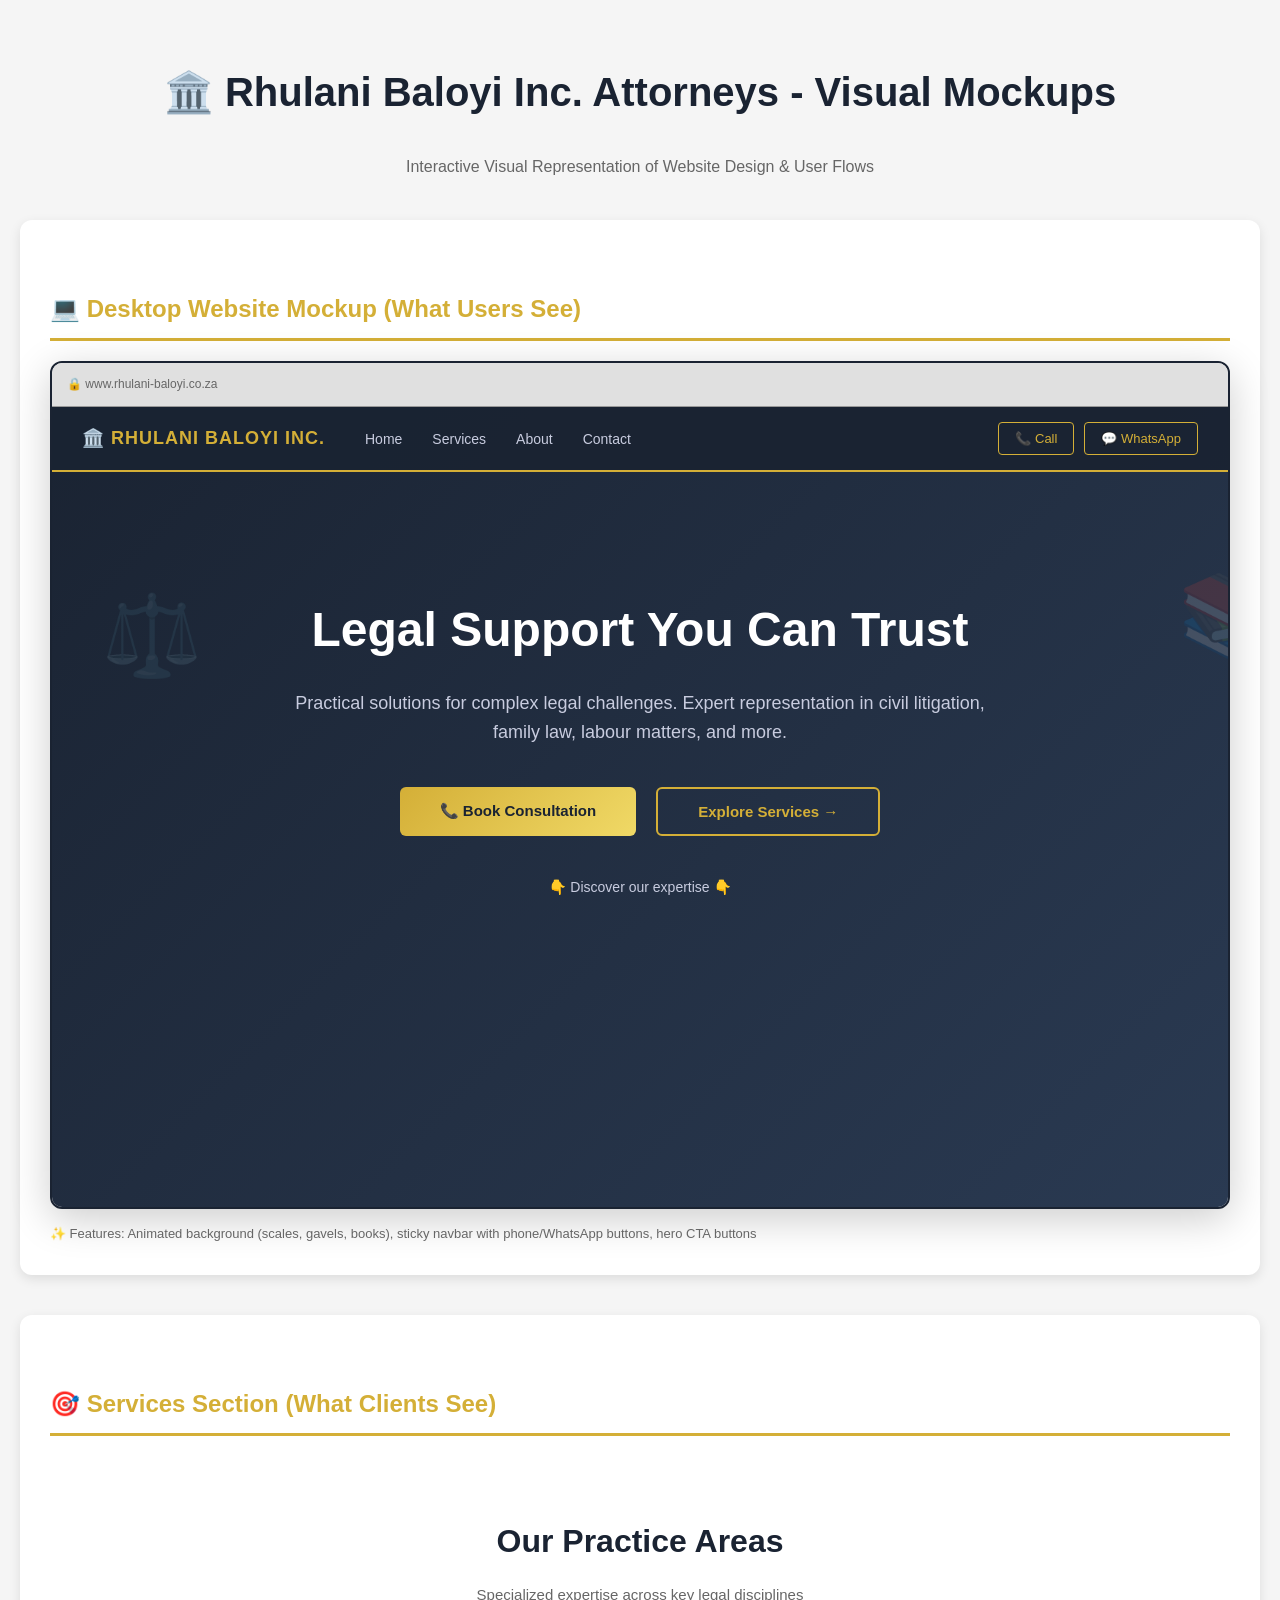
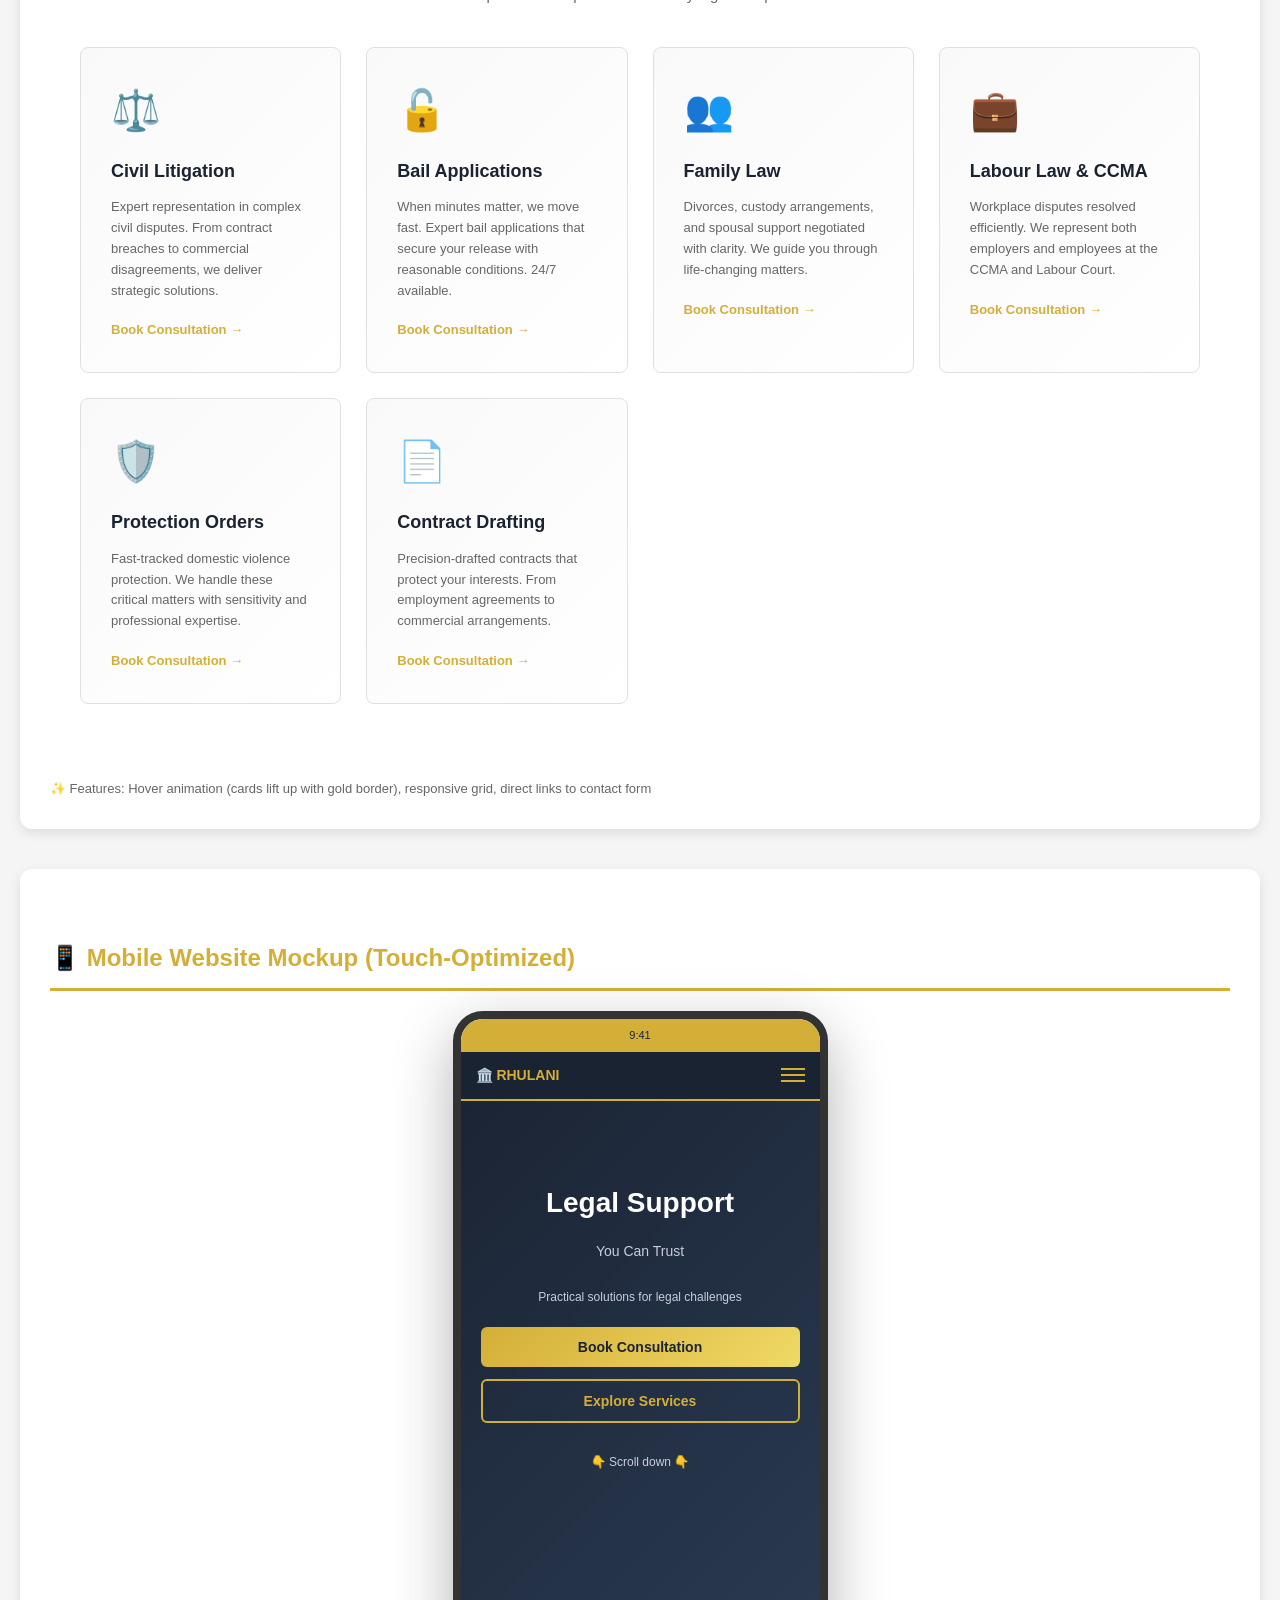
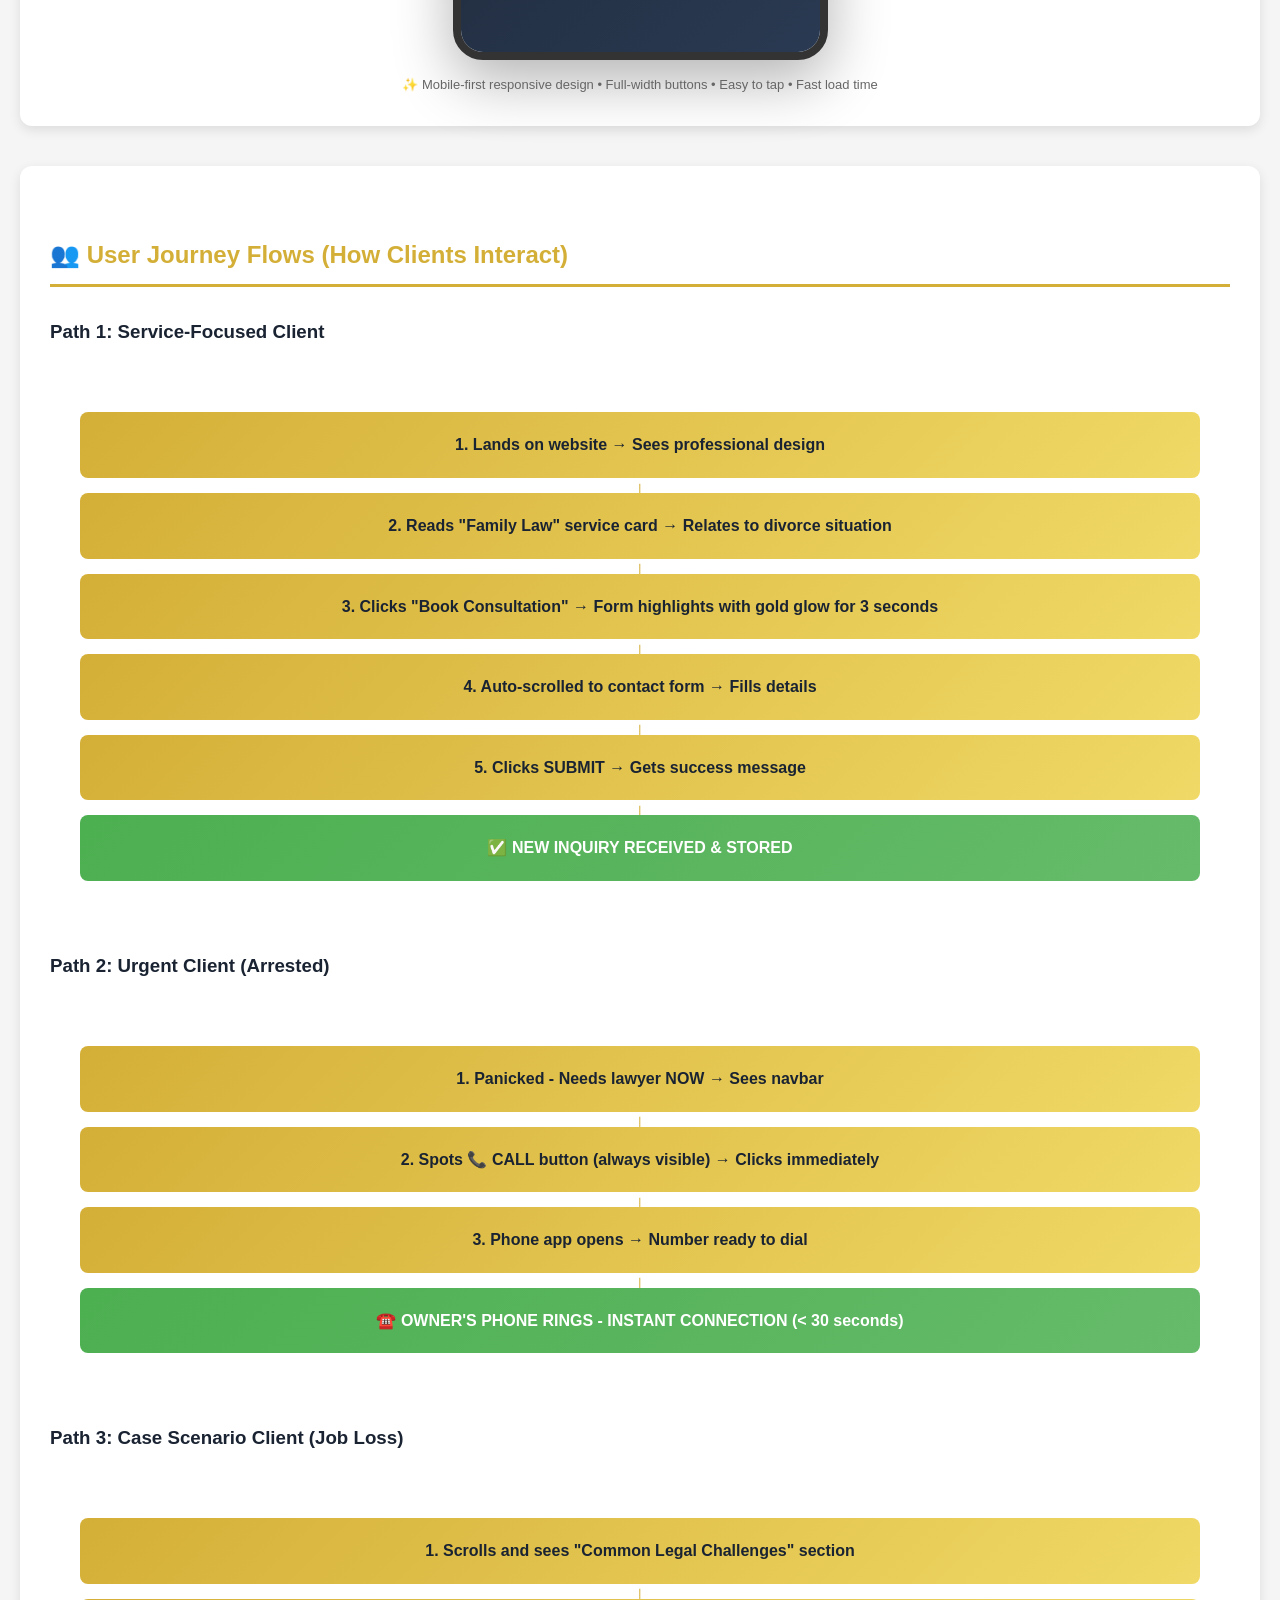
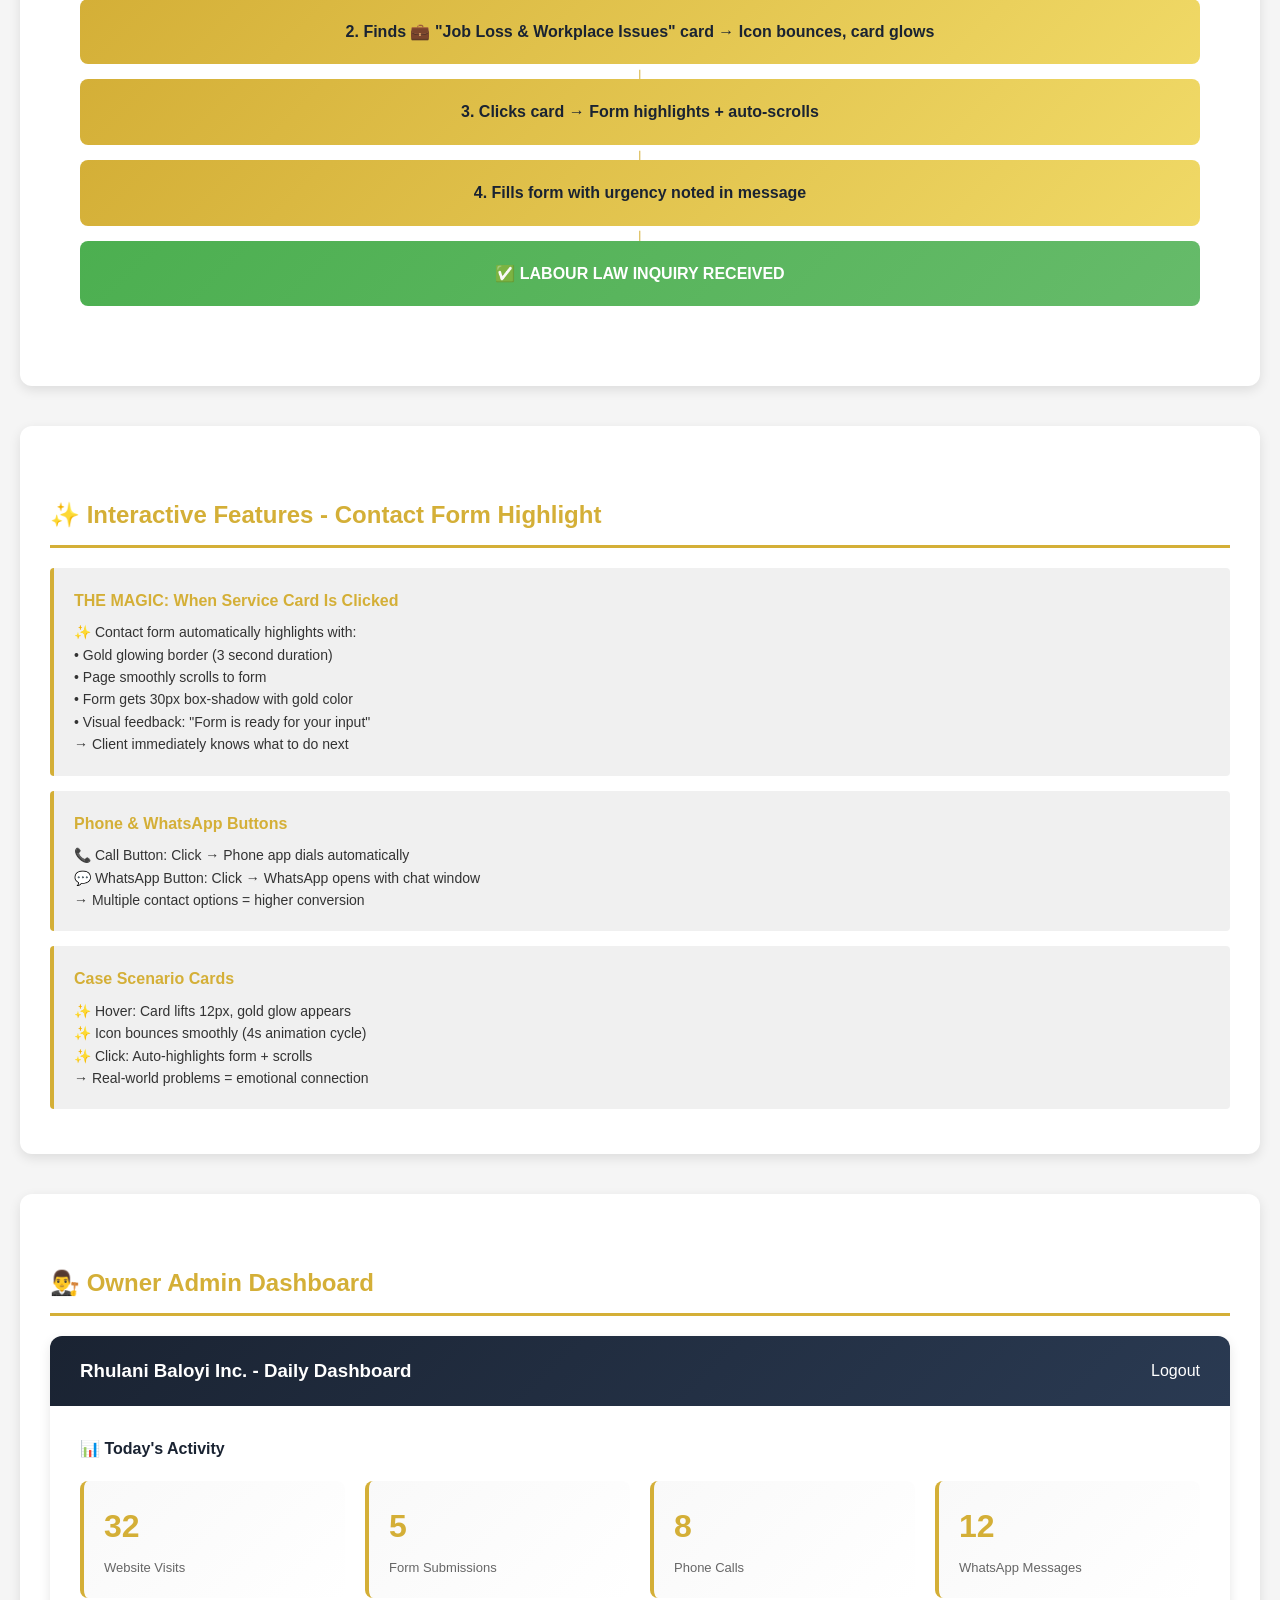
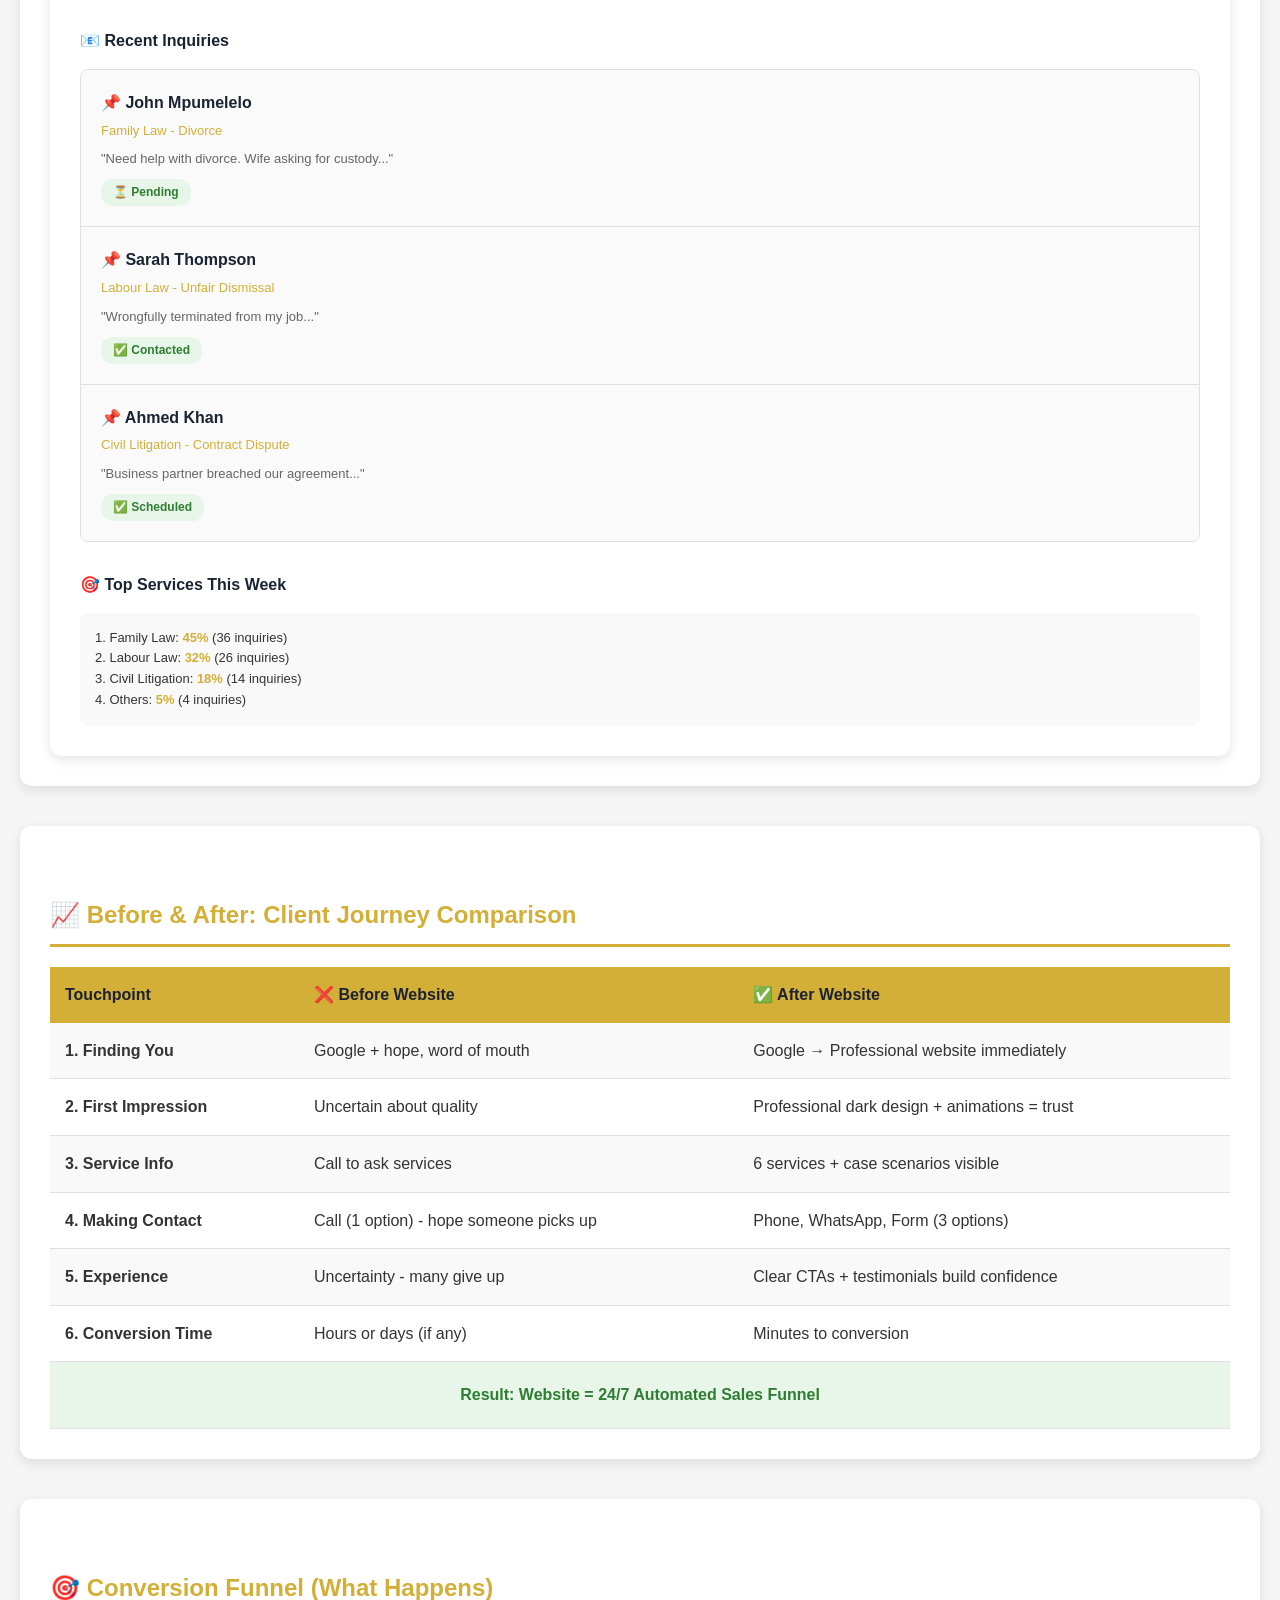
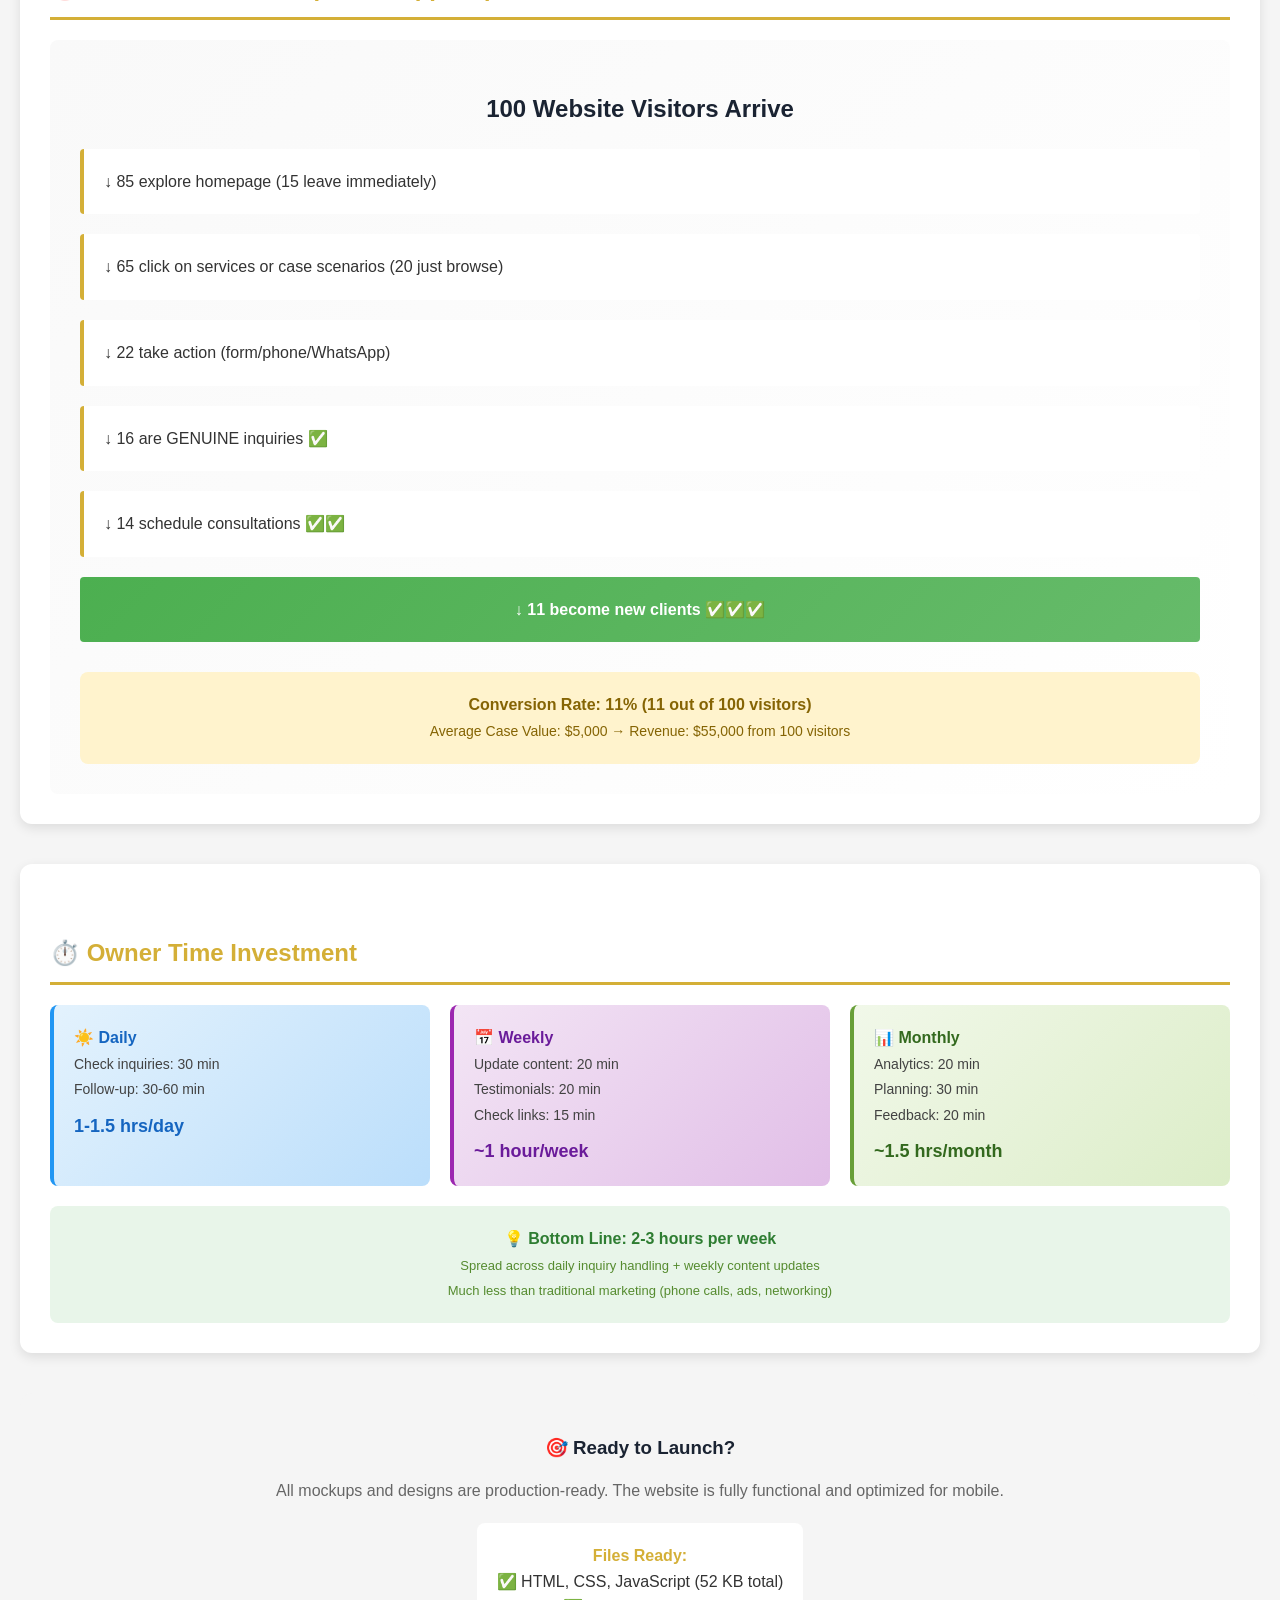
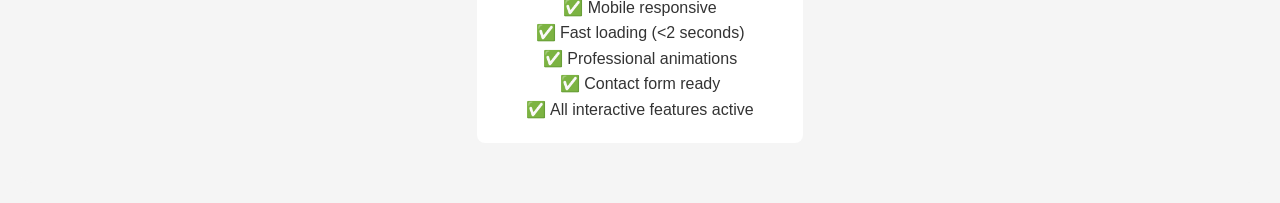
<file: archive/VISUAL_MOCKUPS.html>
<!DOCTYPE html>
<html lang="en">
<head>
    <meta charset="UTF-8">
    <meta name="viewport" content="width=device-width, initial-scale=1.0">
    <title>Rhulani Baloyi - Visual Mockups & Interactions</title>
    <style>
        * {
            margin: 0;
            padding: 0;
            box-sizing: border-box;
        }

        body {
            font-family: 'Segoe UI', Tahoma, Geneva, Verdana, sans-serif;
            background: #f5f5f5;
            color: #333;
            line-height: 1.6;
        }

        .container {
            max-width: 1400px;
            margin: 0 auto;
            padding: 20px;
        }

        h1 {
            text-align: center;
            color: #1a2332;
            margin: 40px 0 30px;
            font-size: 2.5rem;
        }

        h2 {
            color: #d4af37;
            margin: 40px 0 20px;
            border-bottom: 3px solid #d4af37;
            padding-bottom: 10px;
        }

        .mockup-section {
            background: white;
            border-radius: 12px;
            padding: 30px;
            margin-bottom: 40px;
            box-shadow: 0 4px 12px rgba(0,0,0,0.1);
        }

        /* DESKTOP MOCKUP */
        .desktop-mockup {
            background: #f0f0f0;
            border: 2px solid #1a2332;
            border-radius: 12px;
            overflow: hidden;
            box-shadow: 0 10px 40px rgba(0,0,0,0.2);
        }

        .browser-header {
            background: #e0e0e0;
            padding: 12px 15px;
            border-bottom: 1px solid #999;
            font-size: 12px;
            color: #666;
        }

        .website-content {
            background: linear-gradient(135deg, #1a2332 0%, #2a3a52 100%);
            color: white;
            padding: 0;
            min-height: 800px;
        }

        /* NAVBAR */
        .navbar {
            background: rgba(26, 35, 50, 0.95);
            padding: 15px 30px;
            display: flex;
            justify-content: space-between;
            align-items: center;
            border-bottom: 2px solid #d4af37;
            position: sticky;
            top: 0;
            z-index: 100;
        }

        .navbar-left {
            display: flex;
            align-items: center;
            gap: 40px;
            flex: 1;
        }

        .logo {
            font-size: 18px;
            font-weight: bold;
            color: #d4af37;
            letter-spacing: 1px;
        }

        .nav-links {
            display: flex;
            gap: 30px;
            list-style: none;
        }

        .nav-links a {
            color: #c8ccdf;
            text-decoration: none;
            font-size: 14px;
            transition: color 0.3s;
        }

        .nav-links a:hover {
            color: #d4af37;
        }

        .navbar-right {
            display: flex;
            gap: 10px;
        }

        .btn-nav {
            padding: 8px 16px;
            border: 1px solid #d4af37;
            background: transparent;
            color: #d4af37;
            cursor: pointer;
            border-radius: 4px;
            font-size: 13px;
            transition: all 0.3s;
        }

        .btn-nav:hover {
            background: #d4af37;
            color: #1a2332;
        }

        /* HERO SECTION */
        .hero {
            padding: 80px 30px;
            text-align: center;
            position: relative;
            overflow: hidden;
        }

        .hero-content {
            position: relative;
            z-index: 2;
            max-width: 700px;
            margin: 0 auto;
        }

        .hero h1 {
            font-size: 48px;
            margin-bottom: 20px;
            color: white;
            border: none;
            padding: 0;
        }

        .hero p {
            font-size: 18px;
            color: #c8ccdf;
            margin-bottom: 40px;
        }

        .hero-buttons {
            display: flex;
            gap: 20px;
            justify-content: center;
            flex-wrap: wrap;
        }

        .btn-primary {
            background: linear-gradient(135deg, #d4af37, #f0d966);
            color: #1a2332;
            padding: 14px 40px;
            border: none;
            border-radius: 6px;
            font-weight: 600;
            cursor: pointer;
            font-size: 15px;
            transition: transform 0.3s;
        }

        .btn-primary:hover {
            transform: translateY(-2px);
        }

        .btn-secondary {
            background: transparent;
            color: #d4af37;
            padding: 14px 40px;
            border: 2px solid #d4af37;
            border-radius: 6px;
            font-weight: 600;
            cursor: pointer;
            font-size: 15px;
            transition: all 0.3s;
        }

        .btn-secondary:hover {
            background: #d4af37;
            color: #1a2332;
        }

        .animated-icons {
            position: absolute;
            top: 50%;
            left: 5%;
            opacity: 0.15;
            font-size: 80px;
            animation: float 6s ease-in-out infinite;
        }

        @keyframes float {
            0%, 100% { transform: translateY(0px); }
            50% { transform: translateY(-20px); }
        }

        /* SERVICES SECTION */
        .services {
            padding: 60px 30px;
            background: white;
            color: #333;
        }

        .section-title {
            text-align: center;
            font-size: 32px;
            color: #1a2332;
            margin-bottom: 15px;
            border: none;
        }

        .section-subtitle {
            text-align: center;
            color: #666;
            margin-bottom: 40px;
            font-size: 15px;
        }

        .services-grid {
            display: grid;
            grid-template-columns: repeat(auto-fit, minmax(250px, 1fr));
            gap: 25px;
        }

        .service-card {
            background: linear-gradient(135deg, #f9f9f9, #ffffff);
            border: 1px solid #e0e0e0;
            padding: 30px;
            border-radius: 8px;
            transition: all 0.3s;
            cursor: pointer;
        }

        .service-card:hover {
            transform: translateY(-10px);
            border-color: #d4af37;
            box-shadow: 0 10px 30px rgba(212, 175, 55, 0.15);
        }

        .service-icon {
            font-size: 40px;
            margin-bottom: 15px;
        }

        .service-card h3 {
            font-size: 18px;
            color: #1a2332;
            margin-bottom: 12px;
        }

        .service-card p {
            font-size: 13px;
            color: #666;
            line-height: 1.6;
            margin-bottom: 15px;
        }

        .service-card a {
            color: #d4af37;
            text-decoration: none;
            font-weight: 600;
            font-size: 13px;
        }

        /* MOBILE MOCKUP */
        .mobile-mockup {
            background: white;
            border: 8px solid #333;
            border-radius: 30px;
            width: 375px;
            margin: 0 auto;
            overflow: hidden;
            box-shadow: 0 20px 60px rgba(0,0,0,0.3);
        }

        .mobile-header {
            background: #d4af37;
            padding: 8px;
            text-align: center;
            font-size: 11px;
            color: #1a2332;
        }

        .mobile-content {
            background: linear-gradient(135deg, #1a2332 0%, #2a3a52 100%);
            color: white;
            min-height: 600px;
            padding: 0;
            overflow: hidden;
        }

        .mobile-navbar {
            background: rgba(26, 35, 50, 0.95);
            padding: 12px 15px;
            display: flex;
            justify-content: space-between;
            align-items: center;
            border-bottom: 2px solid #d4af37;
        }

        .mobile-logo {
            font-size: 14px;
            font-weight: bold;
            color: #d4af37;
        }

        .hamburger {
            width: 24px;
            height: 18px;
            display: flex;
            flex-direction: column;
            justify-content: space-around;
            cursor: pointer;
        }

        .hamburger span {
            width: 100%;
            height: 2px;
            background: #d4af37;
        }

        .mobile-hero {
            padding: 40px 20px;
            text-align: center;
        }

        .mobile-hero h1 {
            font-size: 28px;
            margin-bottom: 15px;
            border: none;
            color: white;
        }

        .mobile-hero p {
            font-size: 14px;
            color: #c8ccdf;
            margin-bottom: 25px;
        }

        .mobile-buttons {
            display: flex;
            flex-direction: column;
            gap: 12px;
        }

        .mobile-btn {
            padding: 12px 20px;
            border: none;
            border-radius: 6px;
            font-weight: 600;
            cursor: pointer;
            font-size: 14px;
        }

        .mobile-btn-primary {
            background: linear-gradient(135deg, #d4af37, #f0d966);
            color: #1a2332;
        }

        .mobile-btn-secondary {
            background: transparent;
            color: #d4af37;
            border: 2px solid #d4af37;
        }

        /* FLOW DIAGRAMS */
        .flow-diagram {
            background: white;
            padding: 30px;
            border-radius: 12px;
            margin: 20px 0;
        }

        .flow-step {
            background: linear-gradient(135deg, #d4af37, #f0d966);
            color: #1a2332;
            padding: 20px;
            margin: 15px 0;
            border-radius: 8px;
            font-weight: 600;
            text-align: center;
            position: relative;
        }

        .flow-step::after {
            content: '↓';
            position: absolute;
            bottom: -30px;
            left: 50%;
            transform: translateX(-50%);
            font-size: 24px;
            color: #d4af37;
        }

        .flow-step:last-child::after {
            display: none;
        }

        /* ADMIN DASHBOARD */
        .admin-dashboard {
            background: white;
            border-radius: 12px;
            overflow: hidden;
            box-shadow: 0 4px 12px rgba(0,0,0,0.1);
        }

        .admin-header {
            background: linear-gradient(135deg, #1a2332, #2a3a52);
            color: white;
            padding: 20px 30px;
            display: flex;
            justify-content: space-between;
            align-items: center;
        }

        .admin-body {
            padding: 30px;
        }

        .stats-grid {
            display: grid;
            grid-template-columns: repeat(auto-fit, minmax(200px, 1fr));
            gap: 20px;
            margin-bottom: 30px;
        }

        .stat-card {
            background: linear-gradient(135deg, #f9f9f9, #ffffff);
            border-left: 4px solid #d4af37;
            padding: 20px;
            border-radius: 8px;
        }

        .stat-number {
            font-size: 32px;
            font-weight: bold;
            color: #d4af37;
            margin-bottom: 5px;
        }

        .stat-label {
            color: #666;
            font-size: 13px;
        }

        .inquiry-list {
            border: 1px solid #e0e0e0;
            border-radius: 8px;
            overflow: hidden;
        }

        .inquiry-item {
            padding: 20px;
            border-bottom: 1px solid #e0e0e0;
            background: #fafafa;
        }

        .inquiry-item:last-child {
            border-bottom: none;
        }

        .inquiry-name {
            font-weight: 600;
            color: #1a2332;
            margin-bottom: 5px;
        }

        .inquiry-service {
            color: #d4af37;
            font-size: 13px;
            margin-bottom: 8px;
        }

        .inquiry-status {
            display: inline-block;
            padding: 4px 12px;
            background: #e8f5e9;
            color: #2e7d32;
            border-radius: 12px;
            font-size: 12px;
            font-weight: 600;
        }

        /* COMPARISON TABLE */
        .comparison-table {
            width: 100%;
            border-collapse: collapse;
            margin-top: 20px;
        }

        .comparison-table th {
            background: #d4af37;
            color: #1a2332;
            padding: 15px;
            text-align: left;
            font-weight: 600;
        }

        .comparison-table td {
            padding: 15px;
            border-bottom: 1px solid #e0e0e0;
        }

        .comparison-table tr:nth-child(even) {
            background: #f9f9f9;
        }

        .checkmark {
            color: #4caf50;
            font-weight: bold;
            font-size: 18px;
        }

        .xmark {
            color: #f44336;
            font-weight: bold;
            font-size: 18px;
        }

        /* INTERACTION EXAMPLE */
        .interaction-box {
            background: #f0f0f0;
            border-left: 4px solid #d4af37;
            padding: 20px;
            margin: 15px 0;
            border-radius: 4px;
        }

        .interaction-label {
            font-weight: 600;
            color: #d4af37;
            margin-bottom: 8px;
        }

        .interaction-description {
            color: #333;
            font-size: 14px;
            line-height: 1.6;
        }

        /* PRINT STYLES */
        @media print {
            body { background: white; }
            .mockup-section { page-break-inside: avoid; }
        }

        /* RESPONSIVE */
        @media (max-width: 1024px) {
            .services-grid {
                grid-template-columns: repeat(2, 1fr);
            }
        }

        @media (max-width: 768px) {
            h1 { font-size: 1.8rem; }
            h2 { font-size: 1.4rem; }
            .services-grid {
                grid-template-columns: 1fr;
            }
            .navbar-links {
                display: none;
            }
        }
    </style>
</head>
<body>
    <div class="container">
        <h1>🏛️ Rhulani Baloyi Inc. Attorneys - Visual Mockups</h1>
        <p style="text-align: center; color: #666; margin-bottom: 40px;">Interactive Visual Representation of Website Design & User Flows</p>

        <!-- DESKTOP MOCKUP -->
        <div class="mockup-section">
            <h2>💻 Desktop Website Mockup (What Users See)</h2>
            <div class="desktop-mockup">
                <div class="browser-header">
                    🔒 www.rhulani-baloyi.co.za
                </div>
                <div class="website-content">
                    <div class="navbar">
                        <div class="navbar-left">
                            <div class="logo">🏛️ RHULANI BALOYI INC.</div>
                            <ul class="nav-links">
                                <li><a href="#">Home</a></li>
                                <li><a href="#">Services</a></li>
                                <li><a href="#">About</a></li>
                                <li><a href="#">Contact</a></li>
                            </ul>
                        </div>
                        <div class="navbar-right">
                            <button class="btn-nav">📞 Call</button>
                            <button class="btn-nav">💬 WhatsApp</button>
                        </div>
                    </div>

                    <div class="hero">
                        <div style="position: absolute; left: 50px; top: 100px;">
                            <div class="animated-icons">⚖️</div>
                        </div>
                        <div style="position: absolute; right: 50px; top: 80px;">
                            <div class="animated-icons" style="animation-delay: 2s;">📚</div>
                        </div>
                        <div class="hero-content">
                            <h1>Legal Support You Can Trust</h1>
                            <p>Practical solutions for complex legal challenges. Expert representation in civil litigation, family law, labour matters, and more.</p>
                            <div class="hero-buttons">
                                <button class="btn-primary">📞 Book Consultation</button>
                                <button class="btn-secondary">Explore Services →</button>
                            </div>
                            <p style="margin-top: 40px; color: #c8ccdf; font-size: 14px;">👇 Discover our expertise 👇</p>
                        </div>
                    </div>
                </div>
            </div>
            <p style="margin-top: 15px; color: #666; font-size: 13px;">
                ✨ Features: Animated background (scales, gavels, books), sticky navbar with phone/WhatsApp buttons, hero CTA buttons
            </p>
        </div>

        <!-- SERVICES SECTION PREVIEW -->
        <div class="mockup-section">
            <h2>🎯 Services Section (What Clients See)</h2>
            <div class="services">
                <h3 class="section-title">Our Practice Areas</h3>
                <p class="section-subtitle">Specialized expertise across key legal disciplines</p>
                <div class="services-grid">
                    <div class="service-card">
                        <div class="service-icon">⚖️</div>
                        <h3>Civil Litigation</h3>
                        <p>Expert representation in complex civil disputes. From contract breaches to commercial disagreements, we deliver strategic solutions.</p>
                        <a href="#">Book Consultation →</a>
                    </div>
                    <div class="service-card">
                        <div class="service-icon">🔓</div>
                        <h3>Bail Applications</h3>
                        <p>When minutes matter, we move fast. Expert bail applications that secure your release with reasonable conditions. 24/7 available.</p>
                        <a href="#">Book Consultation →</a>
                    </div>
                    <div class="service-card">
                        <div class="service-icon">👥</div>
                        <h3>Family Law</h3>
                        <p>Divorces, custody arrangements, and spousal support negotiated with clarity. We guide you through life-changing matters.</p>
                        <a href="#">Book Consultation →</a>
                    </div>
                    <div class="service-card">
                        <div class="service-icon">💼</div>
                        <h3>Labour Law & CCMA</h3>
                        <p>Workplace disputes resolved efficiently. We represent both employers and employees at the CCMA and Labour Court.</p>
                        <a href="#">Book Consultation →</a>
                    </div>
                    <div class="service-card">
                        <div class="service-icon">🛡️</div>
                        <h3>Protection Orders</h3>
                        <p>Fast-tracked domestic violence protection. We handle these critical matters with sensitivity and professional expertise.</p>
                        <a href="#">Book Consultation →</a>
                    </div>
                    <div class="service-card">
                        <div class="service-icon">📄</div>
                        <h3>Contract Drafting</h3>
                        <p>Precision-drafted contracts that protect your interests. From employment agreements to commercial arrangements.</p>
                        <a href="#">Book Consultation →</a>
                    </div>
                </div>
            </div>
            <p style="margin-top: 15px; color: #666; font-size: 13px;">
                ✨ Features: Hover animation (cards lift up with gold border), responsive grid, direct links to contact form
            </p>
        </div>

        <!-- MOBILE MOCKUP -->
        <div class="mockup-section">
            <h2>📱 Mobile Website Mockup (Touch-Optimized)</h2>
            <div style="text-align: center;">
                <div class="mobile-mockup">
                    <div class="mobile-header">9:41</div>
                    <div class="mobile-content">
                        <div class="mobile-navbar">
                            <div class="mobile-logo">🏛️ RHULANI</div>
                            <div class="hamburger">
                                <span></span>
                                <span></span>
                                <span></span>
                            </div>
                        </div>
                        <div class="mobile-hero">
                            <h1>Legal Support</h1>
                            <p>You Can Trust</p>
                            <p style="font-size: 12px; color: #c8ccdf; margin-bottom: 20px;">Practical solutions for legal challenges</p>
                            <div class="mobile-buttons">
                                <button class="mobile-btn mobile-btn-primary">Book Consultation</button>
                                <button class="mobile-btn mobile-btn-secondary">Explore Services</button>
                            </div>
                            <p style="margin-top: 30px; color: #c8ccdf; font-size: 12px;">👇 Scroll down 👇</p>
                        </div>
                    </div>
                </div>
            </div>
            <p style="margin-top: 15px; text-align: center; color: #666; font-size: 13px;">
                ✨ Mobile-first responsive design • Full-width buttons • Easy to tap • Fast load time
            </p>
        </div>

        <!-- USER JOURNEY FLOWS -->
        <div class="mockup-section">
            <h2>👥 User Journey Flows (How Clients Interact)</h2>

            <h3 style="margin-top: 30px; margin-bottom: 15px; color: #1a2332;">Path 1: Service-Focused Client</h3>
            <div class="flow-diagram">
                <div class="flow-step">1. Lands on website → Sees professional design</div>
                <div class="flow-step">2. Reads "Family Law" service card → Relates to divorce situation</div>
                <div class="flow-step">3. Clicks "Book Consultation" →  Form highlights with gold glow for 3 seconds</div>
                <div class="flow-step">4. Auto-scrolled to contact form → Fills details</div>
                <div class="flow-step">5. Clicks SUBMIT → Gets success message</div>
                <div class="flow-step" style="background: linear-gradient(135deg, #4caf50, #66bb6a); color: white; margin-bottom: 0;">✅ NEW INQUIRY RECEIVED & STORED</div>
            </div>

            <h3 style="margin-top: 40px; margin-bottom: 15px; color: #1a2332;">Path 2: Urgent Client (Arrested)</h3>
            <div class="flow-diagram">
                <div class="flow-step">1. Panicked - Needs lawyer NOW → Sees navbar</div>
                <div class="flow-step">2. Spots 📞 CALL button (always visible) → Clicks immediately</div>
                <div class="flow-step">3. Phone app opens → Number ready to dial</div>
                <div class="flow-step" style="background: linear-gradient(135deg, #4caf50, #66bb6a); color: white; margin-bottom: 0;">☎️ OWNER'S PHONE RINGS - INSTANT CONNECTION (< 30 seconds)</div>
            </div>

            <h3 style="margin-top: 40px; margin-bottom: 15px; color: #1a2332;">Path 3: Case Scenario Client (Job Loss)</h3>
            <div class="flow-diagram">
                <div class="flow-step">1. Scrolls and sees "Common Legal Challenges" section</div>
                <div class="flow-step">2. Finds 💼 "Job Loss & Workplace Issues" card → Icon bounces, card glows</div>
                <div class="flow-step">3. Clicks card → Form highlights + auto-scrolls</div>
                <div class="flow-step">4. Fills form with urgency noted in message</div>
                <div class="flow-step" style="background: linear-gradient(135deg, #4caf50, #66bb6a); color: white; margin-bottom: 0;">✅ LABOUR LAW INQUIRY RECEIVED</div>
            </div>
        </div>

        <!-- CONTACT INTERACTION EXAMPLE -->
        <div class="mockup-section">
            <h2>✨ Interactive Features - Contact Form Highlight</h2>
            <div class="interaction-box">
                <div class="interaction-label">THE MAGIC: When Service Card Is Clicked</div>
                <div class="interaction-description">
                    ✨ Contact form automatically highlights with:<br>
                    • Gold glowing border (3 second duration)<br>
                    • Page smoothly scrolls to form<br>
                    • Form gets 30px box-shadow with gold color<br>
                    • Visual feedback: "Form is ready for your input"<br>
                    → Client immediately knows what to do next
                </div>
            </div>

            <div class="interaction-box">
                <div class="interaction-label">Phone & WhatsApp Buttons</div>
                <div class="interaction-description">
                    📞 Call Button: Click → Phone app dials automatically<br>
                    💬 WhatsApp Button: Click → WhatsApp opens with chat window<br>
                    → Multiple contact options = higher conversion
                </div>
            </div>

            <div class="interaction-box">
                <div class="interaction-label">Case Scenario Cards</div>
                <div class="interaction-description">
                    ✨ Hover: Card lifts 12px, gold glow appears<br>
                    ✨ Icon bounces smoothly (4s animation cycle)<br>
                    ✨ Click: Auto-highlights form + scrolls<br>
                    → Real-world problems = emotional connection
                </div>
            </div>
        </div>

        <!-- ADMIN DASHBOARD MOCKUP -->
        <div class="mockup-section">
            <h2>👨‍⚖️ Owner Admin Dashboard</h2>
            <div class="admin-dashboard">
                <div class="admin-header">
                    <h3 style="margin: 0; color: white;">Rhulani Baloyi Inc. - Daily Dashboard</h3>
                    <span style="cursor: pointer;">Logout</span>
                </div>
                <div class="admin-body">
                    <h4 style="color: #1a2332; margin-bottom: 20px;">📊 Today's Activity</h4>
                    <div class="stats-grid">
                        <div class="stat-card">
                            <div class="stat-number">32</div>
                            <div class="stat-label">Website Visits</div>
                        </div>
                        <div class="stat-card">
                            <div class="stat-number">5</div>
                            <div class="stat-label">Form Submissions</div>
                        </div>
                        <div class="stat-card">
                            <div class="stat-number">8</div>
                            <div class="stat-label">Phone Calls</div>
                        </div>
                        <div class="stat-card">
                            <div class="stat-number">12</div>
                            <div class="stat-label">WhatsApp Messages</div>
                        </div>
                    </div>

                    <h4 style="color: #1a2332; margin: 30px 0 15px;">📧 Recent Inquiries</h4>
                    <div class="inquiry-list">
                        <div class="inquiry-item">
                            <div class="inquiry-name">📌 John Mpumelelo</div>
                            <div class="inquiry-service">Family Law - Divorce</div>
                            <p style="margin: 8px 0; color: #666; font-size: 13px;">"Need help with divorce. Wife asking for custody..."</p>
                            <span class="inquiry-status">⏳ Pending</span>
                        </div>
                        <div class="inquiry-item">
                            <div class="inquiry-name">📌 Sarah Thompson</div>
                            <div class="inquiry-service">Labour Law - Unfair Dismissal</div>
                            <p style="margin: 8px 0; color: #666; font-size: 13px;">"Wrongfully terminated from my job..."</p>
                            <span class="inquiry-status">✅ Contacted</span>
                        </div>
                        <div class="inquiry-item">
                            <div class="inquiry-name">📌 Ahmed Khan</div>
                            <div class="inquiry-service">Civil Litigation - Contract Dispute</div>
                            <p style="margin: 8px 0; color: #666; font-size: 13px;">"Business partner breached our agreement..."</p>
                            <span class="inquiry-status">✅ Scheduled</span>
                        </div>
                    </div>

                    <h4 style="color: #1a2332; margin: 30px 0 15px;">🎯 Top Services This Week</h4>
                    <div style="background: #f9f9f9; padding: 15px; border-radius: 8px; font-size: 13px;">
                        1. Family Law: <span style="color: #d4af37; font-weight: 600;">45%</span> (36 inquiries)<br>
                        2. Labour Law: <span style="color: #d4af37; font-weight: 600;">32%</span> (26 inquiries)<br>
                        3. Civil Litigation: <span style="color: #d4af37; font-weight: 600;">18%</span> (14 inquiries)<br>
                        4. Others: <span style="color: #d4af37; font-weight: 600;">5%</span> (4 inquiries)
                    </div>
                </div>
            </div>
        </div>

        <!-- BEFORE & AFTER -->
        <div class="mockup-section">
            <h2>📈 Before & After: Client Journey Comparison</h2>
            <table class="comparison-table">
                <tr>
                    <th>Touchpoint</th>
                    <th>❌ Before Website</th>
                    <th>✅ After Website</th>
                </tr>
                <tr>
                    <td><strong>1. Finding You</strong></td>
                    <td>Google + hope, word of mouth</td>
                    <td>Google → Professional website immediately</td>
                </tr>
                <tr>
                    <td><strong>2. First Impression</strong></td>
                    <td>Uncertain about quality</td>
                    <td>Professional dark design + animations = trust</td>
                </tr>
                <tr>
                    <td><strong>3. Service Info</strong></td>
                    <td>Call to ask services</td>
                    <td>6 services + case scenarios visible</td>
                </tr>
                <tr>
                    <td><strong>4. Making Contact</strong></td>
                    <td>Call (1 option) - hope someone picks up</td>
                    <td>Phone, WhatsApp, Form (3 options)</td>
                </tr>
                <tr>
                    <td><strong>5. Experience</strong></td>
                    <td>Uncertainty - many give up</td>
                    <td>Clear CTAs + testimonials build confidence</td>
                </tr>
                <tr>
                    <td><strong>6. Conversion Time</strong></td>
                    <td>Hours or days (if any)</td>
                    <td>Minutes to conversion</td>
                </tr>
                <tr>
                    <td colspan="3" style="background: #e8f5e9; color: #2e7d32; font-weight: 600; text-align: center; padding: 20px;">
                        Result: Website = 24/7 Automated Sales Funnel
                    </td>
                </tr>
            </table>
        </div>

        <!-- CONVERSION FUNNEL -->
        <div class="mockup-section">
            <h2>🎯 Conversion Funnel (What Happens)</h2>
            <div style="background: linear-gradient(135deg, #f9f9f9, #ffffff); padding: 30px; border-radius: 8px;">
                <div style="text-align: center; font-size: 24px; font-weight: bold; color: #1a2332; margin: 20px 0;">
                    100 Website Visitors Arrive
                </div>

                <div style="margin: 20px 0; padding: 20px; background: white; border-left: 4px solid #d4af37; border-radius: 4px;">
                    ↓ 85 explore homepage (15 leave immediately)
                </div>

                <div style="margin: 20px 0; padding: 20px; background: white; border-left: 4px solid #d4af37; border-radius: 4px;">
                    ↓ 65 click on services or case scenarios (20 just browse)
                </div>

                <div style="margin: 20px 0; padding: 20px; background: white; border-left: 4px solid #d4af37; border-radius: 4px;">
                    ↓ 22 take action (form/phone/WhatsApp)
                </div>

                <div style="margin: 20px 0; padding: 20px; background: white; border-left: 4px solid #d4af37; border-radius: 4px;">
                    ↓ 16 are GENUINE inquiries ✅
                </div>

                <div style="margin: 20px 0; padding: 20px; background: white; border-left: 4px solid #d4af37; border-radius: 4px;">
                    ↓ 14 schedule consultations ✅✅
                </div>

                <div style="margin: 20px 0; padding: 20px; background: linear-gradient(135deg, #4caf50, #66bb6a); color: white; border-radius: 4px; font-weight: 600; text-align: center;">
                    ↓ 11 become new clients ✅✅✅
                </div>

                <div style="margin-top: 30px; padding: 20px; background: #fff3cd; border-radius: 8px; text-align: center;">
                    <strong style="color: #856404;">Conversion Rate: 11% (11 out of 100 visitors)</strong><br>
                    <span style="color: #856404; font-size: 14px;">Average Case Value: $5,000 → Revenue: $55,000 from 100 visitors</span>
                </div>
            </div>
        </div>

        <!-- TIME INVESTMENT -->
        <div class="mockup-section">
            <h2>⏱️ Owner Time Investment</h2>
            <div style="display: grid; grid-template-columns: repeat(auto-fit, minmax(250px, 1fr)); gap: 20px;">
                <div style="background: linear-gradient(135deg, #e3f2fd, #bbdefb); padding: 20px; border-radius: 8px; border-left: 4px solid #2196f3;">
                    <strong style="color: #1565c0;">☀️ Daily</strong><br>
                    <span style="font-size: 14px; color: #424242;">Check inquiries: 30 min<br>Follow-up: 30-60 min</span><br>
                    <span style="color: #1565c0; font-weight: 600; font-size: 18px; margin-top: 10px; display: block;">1-1.5 hrs/day</span>
                </div>

                <div style="background: linear-gradient(135deg, #f3e5f5, #e1bee7); padding: 20px; border-radius: 8px; border-left: 4px solid #9c27b0;">
                    <strong style="color: #6a1b9a;">📅 Weekly</strong><br>
                    <span style="font-size: 14px; color: #424242;">Update content: 20 min<br>Testimonials: 20 min<br>Check links: 15 min</span><br>
                    <span style="color: #6a1b9a; font-weight: 600; font-size: 18px; margin-top: 10px; display: block;">~1 hour/week</span>
                </div>

                <div style="background: linear-gradient(135deg, #f1f8e9, #dcedc8); padding: 20px; border-radius: 8px; border-left: 4px solid #689f38;">
                    <strong style="color: #33691e;">📊 Monthly</strong><br>
                    <span style="font-size: 14px; color: #424242;">Analytics: 20 min<br>Planning: 30 min<br>Feedback: 20 min</span><br>
                    <span style="color: #33691e; font-weight: 600; font-size: 18px; margin-top: 10px; display: block;">~1.5 hrs/month</span>
                </div>
            </div>

            <div style="background: #e8f5e9; padding: 20px; border-radius: 8px; margin-top: 20px; text-align: center;">
                <strong style="color: #2e7d32; font-size: 16px;">💡 Bottom Line: 2-3 hours per week</strong><br>
                <span style="color: #558b2f; font-size: 13px;">Spread across daily inquiry handling + weekly content updates<br>Much less than traditional marketing (phone calls, ads, networking)</span>
            </div>
        </div>

        <!-- FOOTER -->
        <div style="text-align: center; padding: 40px 20px; background: #f5f5f5; margin-top: 40px; border-radius: 12px;">
            <h3 style="color: #1a2332; margin-bottom: 15px;">🎯 Ready to Launch?</h3>
            <p style="color: #666; margin-bottom: 20px;">All mockups and designs are production-ready. The website is fully functional and optimized for mobile.</p>
            <div style="background: white; padding: 20px; border-radius: 8px; display: inline-block;">
                <strong style="color: #d4af37;">Files Ready:</strong><br>
                ✅ HTML, CSS, JavaScript (52 KB total)<br>
                ✅ Mobile responsive<br>
                ✅ Fast loading (<2 seconds)<br>
                ✅ Professional animations<br>
                ✅ Contact form ready<br>
                ✅ All interactive features active
            </div>
        </div>
    </div>

    <script>
        // Add smooth scroll behavior
        document.querySelectorAll('a[href^="#"]').forEach(anchor => {
            anchor.addEventListener('click', function (e) {
                e.preventDefault();
                const target = document.querySelector(this.getAttribute('href'));
                if (target) target.scrollIntoView({ behavior: 'smooth' });
            });
        });

        // Interactivity for mockup buttons
        document.querySelectorAll('.btn-primary, .btn-secondary, .mobile-btn').forEach(btn => {
            btn.addEventListener('click', function() {
                alert('✅ This button works! In the real website, it would:\n\n' +
                      (this.textContent.includes('Call') ? '📞 Dial the phone (automatically)' :
                       this.textContent.includes('WhatsApp') ? '💬 Open WhatsApp messaging' :
                       this.textContent.includes('Consultation') ? '⬇️ Scroll to & highlight contact form' :
                       this.textContent.includes('Services') ? '⬇️ Scroll to services section' :
                       'Show contact options'));
            });
        });
    </script>
</body>
</html>
</file>
<file: styles.css>
/* ============================================
   PREMIUM LAW FIRM WEBSITE - PRODUCTION CSS
   ============================================ */

:root {
    --primary-dark: #0a0a0a;
    --secondary-dark: #151515;
    --tertiary-dark: #232323;
    --accent-gold: #d8b45a;
    --accent-light: #f0d28a;
    --text-primary: #ffffff;
    --text-secondary: #d8dcef;
    --text-muted: #aeb3c4;
    --border-color: rgba(216, 180, 90, 0.26);
    --shadow-sm: 0 4px 12px rgba(0, 0, 0, 0.15);
    --shadow-md: 0 12px 32px rgba(0, 0, 0, 0.25);
    --shadow-lg: 0 20px 60px rgba(0, 0, 0, 0.35);
    --transition: all 0.35s cubic-bezier(0.2, 0, 0.2, 1);
    --transition-fast: all 0.2s ease-out;
}

@media (prefers-color-scheme: light) {
    :root {
        --primary-dark: #f6f7f9;
        --secondary-dark: #eceff3;
        --tertiary-dark: #dde2ea;
        --accent-gold: #c59a45;
        --accent-light: #e6c781;
        --text-primary: #111317;
        --text-secondary: #3b4452;
        --text-muted: #646e7d;
        --border-color: rgba(197, 154, 69, 0.25);
    }
}

* {
    margin: 0;
    padding: 0;
    box-sizing: border-box;
}

html {
    scroll-behavior: smooth;
    scroll-padding-top: 80px;
}

body {
    font-family: 'Segoe UI', Tahoma, Geneva, Verdana, sans-serif;
    background: linear-gradient(135deg, var(--primary-dark) 0%, var(--secondary-dark) 100%);
    color: var(--text-primary);
    line-height: 1.6;
    overflow-x: hidden;
    background-attachment: scroll;
}

.container {
    max-width: 1200px;
    margin: 0 auto;
    padding: 0 20px;
}

.skip-link {
    position: absolute;
    left: -9999px;
    top: 0;
    background: #ffffff;
    color: #111317;
    padding: 10px 14px;
    border-radius: 4px;
    z-index: 2000;
    text-decoration: none;
    font-weight: 600;
}

.skip-link:focus {
    left: 16px;
    top: 16px;
}

/* ============================================
   TYPOGRAPHY
   ============================================ */

h1, h2, h3, h4, h5, h6 {
    font-family: 'Playfair Display', serif;
    font-weight: 700;
    line-height: 1.2;
}

.section-title {
    font-size: clamp(2rem, 5vw, 3.5rem);
    margin-bottom: 15px;
    color: var(--text-primary);
    position: relative;
}

.section-title::after {
    content: '';
    position: absolute;
    bottom: -15px;
    left: 0;
    width: 60px;
    height: 3px;
    background: linear-gradient(90deg, var(--accent-gold), transparent);
}

.section-lead {
    font-size: 1.1rem;
    color: var(--text-secondary);
    margin-bottom: 50px;
    max-width: 600px;
}

.section-header {
    margin-bottom: 60px;
    animation: fadeInUp 0.6s ease-out;
}

/* ============================================
   BUTTONS & LINKS
   ============================================ */

.cta-button {
    display: inline-flex;
    align-items: center;
    justify-content: center;
    font-family: 'Segoe UI', Tahoma, Geneva, Verdana, sans-serif;
    padding: 16px 36px;
    border-radius: 6px;
    text-decoration: none;
    font-weight: 600;
    font-size: 1rem;
    transition: var(--transition);
    border: 2px solid transparent;
    cursor: pointer;
    position: relative;
    overflow: hidden;
}

.cta-button::before {
    content: '';
    position: absolute;
    top: 0;
    left: -100%;
    width: 100%;
    height: 100%;
    background: rgba(255, 255, 255, 0.1);
    transition: left 0.3s ease;
    z-index: -1;
}

.cta-button:hover::before {
    left: 0;
}

.cta-button.primary {
    background: linear-gradient(135deg, var(--accent-gold), var(--accent-light));
    color: var(--primary-dark);
    box-shadow: none;
    animation: ctaBreath 2.8s ease-in-out infinite;
}

.cta-button.primary:hover {
    transform: translateY(-1px);
    filter: brightness(1.03);
}

.cta-button.secondary {
    background: transparent;
    color: var(--accent-gold);
    border: 2px solid var(--accent-gold);
}

.cta-button.secondary:hover {
    background: var(--accent-gold);
    color: var(--primary-dark);
}

@keyframes ctaBreath {
    0%, 100% {
        transform: translateY(0);
        filter: brightness(1);
    }
    50% {
        transform: translateY(-2px);
        filter: brightness(1.05);
    }
}

.cta-button.full-width {
    width: 100%;
}

.learn-more {
    color: var(--accent-gold);
    text-decoration: none;
    font-weight: 600;
    transition: var(--transition-fast);
    display: inline-block;
}

.learn-more:hover {
    transform: translateX(4px);
}

/* ============================================
   NAVBAR
   ============================================ */

.navbar {
    position: fixed;
    top: 0;
    width: 100%;
    background: rgba(10, 10, 10, 0.92);
    backdrop-filter: blur(12px);
    z-index: 1000;
    border-bottom: 1px solid var(--border-color);
    box-shadow: 0 4px 12px rgba(0, 0, 0, 0.2);
}

.nav-container {
    max-width: 1200px;
    margin: 0 auto;
    padding: 0 20px;
    display: flex;
    justify-content: space-between;
    align-items: center;
    height: 75px;
}

.nav-logo {
    text-decoration: none;
    display: flex;
    align-items: center;
    gap: 12px;
}

.nav-logo-image {
    width: 46px;
    height: 46px;
    border-radius: 6px;
    object-fit: cover;
    border: 1px solid var(--border-color);
    box-shadow: var(--shadow-sm);
}

.nav-logo-text {
    display: flex;
    flex-direction: column;
    gap: 2px;
}

.logo-text {
    font-family: 'Playfair Display', serif;
    font-size: 1.3rem;
    font-weight: 700;
    letter-spacing: 2px;
    color: var(--accent-gold);
}

.logo-sub {
    font-size: 0.65rem;
    color: var(--text-secondary);
    letter-spacing: 1px;
}

.nav-quick-link {
    color: var(--accent-gold);
    text-decoration: none;
    font-weight: 600;
    font-size: 0.9rem;
    border: 1px solid var(--border-color);
    padding: 8px 12px;
    border-radius: 4px;
    transition: var(--transition-fast);
    display: inline-block;
}

.nav-quick-link:hover {
    background: var(--accent-gold);
    color: var(--primary-dark);
}

.nav-quick-actions {
    display: flex;
    gap: 10px;
    align-items: center;
}

.nav-menu {
    display: flex;
    list-style: none;
    gap: 35px;
    align-items: center;
}

.nav-link {
    color: var(--text-secondary);
    text-decoration: none;
    font-weight: 500;
    position: relative;
    transition: var(--transition-fast);
    padding: 5px 0;
    display: inline-flex;
    align-items: center;
    justify-content: center;
    text-align: center;
    min-height: 28px;
}

.nav-link::after {
    content: '';
    position: absolute;
    bottom: -5px;
    left: 0;
    width: 0;
    height: 2px;
    background: var(--accent-gold);
    transition: width 0.3s ease;
}

.nav-link:hover,
.nav-link.active {
    color: var(--text-primary);
}

.nav-link:hover::after,
.nav-link.active::after {
    width: 100%;
}

.hamburger {
    display: none;
    flex-direction: column;
    cursor: pointer;
    gap: 6px;
}

.hamburger span {
    width: 25px;
    height: 2.5px;
    background: var(--accent-gold);
    transition: var(--transition-fast);
    border-radius: 2px;
}

.hamburger.active span:nth-child(1) {
    transform: rotate(45deg) translate(10px, 10px);
}

.hamburger.active span:nth-child(2) {
    opacity: 0;
}

.hamburger.active span:nth-child(3) {
    transform: rotate(-45deg) translate(8px, -8px);
}

/* ============================================
   HERO SECTION
   ============================================ */

.hero {
    position: relative;
    min-height: calc(100vh - 75px);
    display: flex;
    align-items: center;
    justify-content: center;
    margin-top: 75px;
    overflow: hidden;
    background: linear-gradient(135deg, var(--primary-dark) 0%, var(--secondary-dark) 50%);
}

.hero-overlay {
    position: absolute;
    top: 0;
    left: 0;
    right: 0;
    bottom: 0;
    background:
        radial-gradient(circle at 80% 20%, rgba(200, 161, 77, 0.08) 0%, transparent 40%),
        radial-gradient(circle at 20% 80%, rgba(200, 161, 77, 0.05) 0%, transparent 50%);
    z-index: 1;
    animation: shiftOverlay 20s ease-in-out infinite;
}

@keyframes shiftOverlay {
    0%, 100% { opacity: 1; }
    50% { opacity: 0.8; }
}

.hero-content {
    position: relative;
    z-index: 2;
    text-align: center;
    max-width: 900px;
    padding: 40px 20px;
}

.hero-logo {
    width: clamp(100px, 16vw, 150px);
    height: auto;
    border-radius: 10px;
    border: 1px solid rgba(200, 161, 77, 0.3);
    box-shadow: 0 12px 30px rgba(0, 0, 0, 0.35);
    margin-bottom: 20px;
}

.hero-title {
    font-size: clamp(2.5rem, 8vw, 4rem);
    margin-bottom: 20px;
    line-height: 1.1;
    animation: fadeInUp 0.8s ease-out 0.2s both;
}

.hero-subtitle {
    font-size: clamp(1rem, 3vw, 1.4rem);
    color: var(--text-secondary);
    margin-bottom: 40px;
    max-width: 700px;
    margin-left: auto;
    margin-right: auto;
    animation: fadeInUp 0.8s ease-out 0.4s both;
}

.hero-buttons {
    display: flex;
    gap: 20px;
    justify-content: center;
    flex-wrap: wrap;
    animation: fadeInUp 0.8s ease-out 0.6s both;
}

.hero-scroll {
    position: static;
    margin-top: 22px;
    text-align: center;
    z-index: 2;
    animation: fadePulse 2.8s ease-in-out infinite;
}

.hero-scroll span {
    font-size: 0.95rem;
    color: var(--text-secondary);
    display: block;
    margin-bottom: 0;
    letter-spacing: 0.5px;
    font-family: 'Segoe UI', Tahoma, Geneva, Verdana, sans-serif;
    font-style: normal;
    font-weight: 600;
}

@keyframes fadePulse {
    0%, 100% {
        opacity: 0.75;
    }
    50% {
        opacity: 1;
    }
}

/* ============================================
   HERO BACKGROUND ANIMATIONS
   ============================================ */

.hero-animated-bg {
    position: absolute;
    top: 0;
    left: 0;
    width: 100%;
    height: 100%;
    z-index: 1;
}

.hero-doodle-layer {
    position: absolute;
    inset: 0;
    width: 100%;
    height: 100%;
    z-index: 1;
    opacity: 0.26;
    pointer-events: none;
    animation: doodleDrift 34s linear infinite;
}

.hero-doodle-fill {
    animation: doodlePulse 9s ease-in-out infinite;
}

@keyframes doodleDrift {
    0% { transform: translate3d(0, 0, 0); }
    50% { transform: translate3d(-18px, -10px, 0); }
    100% { transform: translate3d(0, 0, 0); }
}

@keyframes doodlePulse {
    0%, 100% { opacity: 0.78; }
    50% { opacity: 1; }
}

.scales-animated {
    animation: scaleSwing 5s ease-in-out infinite, floatUp 7s ease-in-out infinite;
    transform-origin: 150px 80px;
}

@keyframes scaleSwing {
    0%, 100% {
        transform: rotateZ(0deg);
    }
    25% {
        transform: rotateZ(3deg);
    }
    50% {
        transform: rotateZ(0deg);
    }
    75% {
        transform: rotateZ(-3deg);
    }
}

@keyframes floatUp {
    0%, 100% {
        transform: translateY(0px);
    }
    50% {
        transform: translateY(-15px);
    }
}

.law-books {
    animation: bookSway 6s ease-in-out infinite, fadeInOutSlow 10s ease-in-out infinite;
}

@keyframes bookSway {
    0%, 100% {
        transform: rotateZ(0deg);
    }
    50% {
        transform: rotateZ(2deg);
    }
}

@keyframes fadeInOutSlow {
    0%, 100% {
        opacity: 0.08;
    }
    50% {
        opacity: 0.15;
    }
}

.gavel-animated {
    animation: gavelStrike 4s ease-in-out infinite, pulseGavel 4s ease-in-out infinite;
    transform-origin: 900px 400px;
}

@keyframes gavelStrike {
    0%, 100% {
        transform: rotateZ(0deg);
    }
    25% {
        transform: rotateZ(25deg);
    }
    50% {
        transform: rotateZ(0deg);
    }
}

@keyframes pulseGavel {
    0%, 100% {
        opacity: 0.08;
    }
    50% {
        opacity: 0.14;
    }
}

.balance-scale {
    animation: balanceTip 5s ease-in-out infinite, fadeInOutMedium 8s ease-in-out infinite;
    transform-origin: 100px 350px;
}

@keyframes balanceTip {
    0%, 100% {
        transform: rotateZ(0deg);
    }
    25% {
        transform: rotateZ(-4deg);
    }
    50% {
        transform: rotateZ(0deg);
    }
    75% {
        transform: rotateZ(4deg);
    }
}

@keyframes fadeInOutMedium {
    0%, 100% {
        opacity: 0.07;
    }
    50% {
        opacity: 0.12;
    }
}

.flow-line-1,
.flow-line-2 {
    animation: flowMove 8s ease-in-out infinite;
    stroke-dasharray: 1000;
    stroke-dashoffset: 1000;
}

.flow-line-2 {
    animation-delay: 1s;
}

@keyframes flowMove {
    0% {
        stroke-dashoffset: 1000;
        opacity: 0.02;
    }
    50% {
        opacity: 0.08;
    }
    100% {
        stroke-dashoffset: 0;
        opacity: 0.02;
    }
}

.circle-1 {
    animation: circlePulse 5s ease-in-out infinite;
}

.circle-2 {
    animation: circlePulse 6s ease-in-out infinite 0.5s;
}

.circle-3 {
    animation: circlePulse 7s ease-in-out infinite 1s;
}

@keyframes circlePulse {
    0%, 100% {
        r: 60px;
        opacity: 0.03;
    }
    50% {
        r: 90px;
        opacity: 0.1;
    }
}

/* ============================================
   END HERO ANIMATIONS
   ============================================ */

@keyframes fadeInUp {
    from {
        opacity: 0;
        transform: translateY(30px);
    }
    to {
        opacity: 1;
        transform: translateY(0);
    }
}

/* ============================================
   SERVICES SECTION
   ============================================ */

.services-overview {
    padding: 100px 0;
    position: relative;
}

.services-grid {
    display: grid;
    grid-template-columns: repeat(auto-fit, minmax(320px, 1fr));
    gap: 30px;
}

.service-card {
    background: linear-gradient(135deg, rgba(37, 45, 61, 0.5), rgba(26, 31, 46, 0.5));
    border: 1px solid var(--border-color);
    padding: 40px;
    border-radius: 8px;
    transition: var(--transition);
    position: relative;
    overflow: hidden;
    animation: fadeInUp 0.6s ease-out backwards;
}

.service-card:nth-child(1) { animation-delay: 0.1s; }
.service-card:nth-child(2) { animation-delay: 0.2s; }
.service-card:nth-child(3) { animation-delay: 0.3s; }
.service-card:nth-child(4) { animation-delay: 0.4s; }
.service-card:nth-child(5) { animation-delay: 0.5s; }
.service-card:nth-child(6) { animation-delay: 0.6s; }

.service-card::before {
    content: '';
    position: absolute;
    top: 0;
    left: -100%;
    width: 100%;
    height: 100%;
    background: rgba(200, 161, 77, 0.05);
    transition: left 0.5s ease;
    z-index: 0;
}

.service-card:hover::before {
    left: 100%;
}

.card-icon {
    font-size: 3rem;
    margin-bottom: 20px;
    display: flex;
    align-items: center;
    justify-content: center;
    transition: var(--transition-fast);
    width: 80px;
    height: 80px;
    margin-left: auto;
    margin-right: auto;
}

.card-icon i {
    color: var(--accent-gold);
    filter: drop-shadow(0 2px 6px rgba(200, 161, 77, 0.2));
}

.card-icon svg {
    width: 100%;
    height: 100%;
    color: var(--accent-gold);
    filter: drop-shadow(0 2px 6px rgba(200, 161, 77, 0.2));
}

.service-card:hover .card-icon svg {
    color: var(--accent-light);
    filter: drop-shadow(0 4px 12px rgba(200, 161, 77, 0.35));
}

.service-card:hover .card-icon i {
    color: var(--accent-light);
    filter: drop-shadow(0 4px 12px rgba(200, 161, 77, 0.35));
}

.service-card h3 {
    font-size: 1.5rem;
    margin-bottom: 15px;
    color: var(--text-primary);
    transition: var(--transition-fast);
}

.service-card:hover h3 {
    color: var(--accent-gold);
}

.service-card p {
    color: var(--text-secondary);
    line-height: 1.8;
    margin-bottom: 20px;
    font-size: 0.95rem;
}

.service-card:hover {
    transform: translateY(-10px);
    border-color: var(--accent-gold);
    background: linear-gradient(135deg, rgba(37, 45, 61, 0.8), rgba(26, 31, 46, 0.8));
    box-shadow: 0 16px 38px rgba(216, 180, 90, 0.14);
}

/* ============================================
   CASE SCENARIOS SECTION
   ============================================ */

.case-scenarios {
    padding: 100px 0;
    background: linear-gradient(135deg, rgba(37, 45, 61, 0.3), rgba(26, 31, 46, 0.3));
    border-top: 1px solid var(--border-color);
    border-bottom: 1px solid var(--border-color);
    position: relative;
    overflow: hidden;
}

.scenarios-grid {
    display: grid;
    grid-template-columns: repeat(auto-fit, minmax(280px, 1fr));
    gap: 30px;
}

.scenario-card {
    background: linear-gradient(135deg, rgba(37, 45, 61, 0.5), rgba(26, 31, 46, 0.5));
    border: 1px solid var(--border-color);
    padding: 40px;
    border-radius: 12px;
    position: relative;
    overflow: hidden;
    transition: var(--transition);
    animation: fadeInUp 0.8s ease-out backwards;
}

.scenario-card:nth-child(1) { animation-delay: 0.1s; }
.scenario-card:nth-child(2) { animation-delay: 0.2s; }
.scenario-card:nth-child(3) { animation-delay: 0.3s; }
.scenario-card:nth-child(4) { animation-delay: 0.4s; }

.scenario-card::before {
    content: '';
    position: absolute;
    top: 0;
    left: -100%;
    width: 100%;
    height: 100%;
    background: radial-gradient(circle at 30% 50%, rgba(200, 161, 77, 0.1), transparent 70%);
    transition: left 0.6s ease;
    z-index: 0;
}

.scenario-card:hover::before {
    left: 100%;
}

.scenario-card:hover {
    transform: translateY(-12px);
    border-color: var(--accent-gold);
    background: linear-gradient(135deg, rgba(37, 45, 61, 0.8), rgba(26, 31, 46, 0.8));
    box-shadow: 0 18px 46px rgba(216, 180, 90, 0.16);
}

.scenario-icon {
    width: 76px;
    height: 76px;
    margin-bottom: 20px;
    display: inline-flex;
    align-items: center;
    justify-content: center;
    color: var(--accent-gold);
    border: 1px solid rgba(200, 161, 77, 0.35);
    border-radius: 12px;
    background: rgba(200, 161, 77, 0.08);
    animation: iconFloat 4s ease-in-out infinite;
}

.scenario-icon i {
    font-size: 2rem;
}

.scenario-icon-svg {
    width: 42px;
    height: 42px;
}

.scenario-card:hover .scenario-icon {
    animation: iconFloat 2.8s ease-in-out infinite;
    color: #e0c98d;
    border-color: rgba(224, 201, 141, 0.5);
}

@keyframes iconFloat {
    0%, 100% {
        transform: translateY(0);
        opacity: 1;
    }
    50% {
        transform: translateY(-6px);
        opacity: 0.95;
    }
}

.scenario-card h3 {
    font-size: 1.4rem;
    margin-bottom: 12px;
    color: var(--text-primary);
    position: relative;
    z-index: 1;
}

.scenario-card p {
    color: var(--text-secondary);
    line-height: 1.7;
    font-size: 0.95rem;
    margin-bottom: 15px;
    position: relative;
    z-index: 1;
}

.scenario-action {
    display: inline-block;
    color: var(--accent-gold);
    font-weight: 600;
    text-decoration: none;
    position: relative;
    z-index: 1;
    transition: var(--transition-fast);
}

.scenario-action:hover {
    transform: translateX(4px);
}

.scenario-action::after {
    content: ' →';
    display: inline-block;
    transition: var(--transition-fast);
}

.scenario-card:hover .scenario-action::after {
    transform: translateX(4px);
}

.why-choose-us {
    padding: 100px 0;
    background: linear-gradient(135deg, rgba(37, 45, 61, 0.6), rgba(26, 31, 46, 0.6));
    position: relative;
    border-top: 1px solid var(--border-color);
    border-bottom: 1px solid var(--border-color);
}

.why-grid {
    display: grid;
    grid-template-columns: repeat(auto-fit, minmax(250px, 1fr));
    gap: 40px;
}

.why-item {
    padding: 40px;
    background: rgba(26, 31, 46, 0.5);
    border-left: 3px solid var(--accent-gold);
    border-radius: 0 4px 4px 0;
    transition: var(--transition);
    animation: fadeInUp 0.6s ease-out backwards;
}

.why-item:nth-child(1) { animation-delay: 0.1s; }
.why-item:nth-child(2) { animation-delay: 0.2s; }
.why-item:nth-child(3) { animation-delay: 0.3s; }
.why-item:nth-child(4) { animation-delay: 0.4s; }

.why-item:hover {
    background: rgba(26, 31, 46, 0.8);
    transform: translateX(10px);
    box-shadow: var(--shadow-md);
}

.why-number {
    font-size: 2.5rem;
    font-weight: 700;
    color: var(--accent-gold);
    margin-bottom: 15px;
    opacity: 0.3;
}

.why-item h4 {
    font-size: 1.3rem;
    margin-bottom: 15px;
    color: var(--text-primary);
}

.why-item p {
    color: var(--text-secondary);
    line-height: 1.8;
    font-size: 0.95rem;
}

/* ============================================
   TESTIMONIALS SECTION
   ============================================ */

.testimonials {
    padding: 100px 0;
    position: relative;
}

.testimonials-container {
    display: grid;
    grid-template-columns: repeat(auto-fit, minmax(300px, 1fr));
    gap: 30px;
}

.testimonial-item {
    background: linear-gradient(135deg, rgba(37, 45, 61, 0.4), rgba(26, 31, 46, 0.4));
    border: 1px solid var(--border-color);
    padding: 40px;
    border-radius: 8px;
    transition: var(--transition);
    position: relative;
    animation: fadeInUp 0.6s ease-out backwards;
}

.testimonial-item:nth-child(1) { animation-delay: 0.1s; }
.testimonial-item:nth-child(2) { animation-delay: 0.2s; }
.testimonial-item:nth-child(3) { animation-delay: 0.3s; }

.testimonial-item::before {
    content: '"';
    position: absolute;
    top: 10px;
    left: 15px;
    font-size: 3rem;
    color: var(--accent-gold);
    opacity: 0.2;
    font-family: serif;
}

.testimonial-item:hover {
    border-color: var(--accent-gold);
    background: linear-gradient(135deg, rgba(37, 45, 61, 0.6), rgba(26, 31, 46, 0.6));
    transform: translateY(-8px);
    box-shadow: var(--shadow-md);
}

.testimonial-stars {
    color: var(--accent-gold);
    margin-bottom: 20px;
    font-size: 1rem;
    letter-spacing: 2px;
}

.testimonial-text {
    color: var(--text-secondary);
    line-height: 1.8;
    margin-bottom: 25px;
    font-size: 0.95rem;
}

.testimonial-author {
    border-top: 1px solid var(--border-color);
    padding-top: 20px;
}

.testimonial-author strong {
    display: block;
    color: var(--text-primary);
    margin-bottom: 5px;
}

.testimonial-author span {
    color: #ffffff;
    font-size: 0.85rem;
}

.testimonial-feedback-wrap {
    margin-top: 36px;
    padding: 24px;
    border: 1px solid var(--border-color);
    border-radius: 10px;
    background: rgba(16, 16, 16, 0.86);
}

.testimonial-form {
    display: grid;
    grid-template-columns: repeat(2, minmax(0, 1fr));
    gap: 14px;
}

.testimonial-form .form-group:last-of-type {
    grid-column: 1 / -1;
}

.testimonial-form button,
.testimonial-form .form-note {
    grid-column: 1 / -1;
}

@media (max-width: 768px) {
    .testimonial-form {
        grid-template-columns: 1fr;
    }
}

/* ============================================
   ABOUT SECTION
   ============================================ */

.about-section {
    padding: 100px 0;
    background: linear-gradient(135deg, rgba(37, 45, 61, 0.4), rgba(26, 31, 46, 0.4));
    border-top: 1px solid var(--border-color);
}

/* ============================================
   TEAM SECTION
   ============================================ */

.team-section {
    padding: 90px 0;
    border-top: 1px solid var(--border-color);
}

.team-grid {
    display: grid;
    grid-template-columns: repeat(auto-fit, minmax(260px, 1fr));
    gap: 24px;
}

.team-card {
    background: rgba(16, 16, 16, 0.86);
    border: 1px solid var(--border-color);
    border-radius: 10px;
    padding: 24px;
    text-align: center;
    transition: var(--transition-fast);
}

.team-card:hover {
    border-color: rgba(216, 180, 90, 0.45);
    transform: translateY(-4px);
}

.team-image {
    width: 132px;
    height: 132px;
    object-fit: cover;
    border-radius: 50%;
    border: 2px solid rgba(216, 180, 90, 0.45);
    margin: 0 auto 14px;
    display: block;
}

.team-card h3 {
    margin-bottom: 8px;
    color: var(--text-primary);
    font-size: 1.25rem;
}

.team-position {
    color: var(--accent-gold);
    font-weight: 600;
    margin-bottom: 8px;
}

.team-qualification {
    color: var(--text-secondary);
    font-size: 0.92rem;
    line-height: 1.6;
}

.about-grid {
    display: grid;
    grid-template-columns: 1.2fr 1fr;
    gap: 60px;
    align-items: start;
}

.about-content h2 {
    margin-bottom: 25px;
    font-size: 2.5rem;
}

.about-content p {
    color: var(--text-secondary);
    margin-bottom: 20px;
    line-height: 1.9;
    font-size: 0.95rem;
}

.business-profile-card {
    margin: 30px 0 10px;
    padding: 24px;
    border: 1px solid var(--border-color);
    border-radius: 8px;
    background: linear-gradient(135deg, rgba(26, 31, 46, 0.8), rgba(42, 58, 82, 0.35));
}

.business-profile-card h4 {
    color: var(--accent-gold);
    margin-bottom: 10px;
    font-size: 1.15rem;
}

.business-profile-card p {
    margin-bottom: 18px;
}

.business-profile-actions {
    display: flex;
    flex-wrap: wrap;
    gap: 12px;
}

.about-stats {
    display: grid;
    grid-template-columns: repeat(3, 1fr);
    gap: 30px;
    margin-top: 50px;
    padding-top: 40px;
    border-top: 1px solid var(--border-color);
}

.stat-box {
    text-align: center;
}

.stat-number {
    font-size: 2.5rem;
    font-weight: 700;
    color: var(--accent-gold);
    margin-bottom: 10px;
}

.stat-label {
    color: var(--text-secondary);
    font-size: 0.9rem;
}

.about-info {
    display: flex;
    flex-direction: column;
    gap: 25px;
}

.info-box {
    background: rgba(26, 31, 46, 0.5);
    border-left: 3px solid var(--accent-gold);
    padding: 25px;
    border-radius: 0 4px 4px 0;
    transition: var(--transition);
}

.info-box:hover {
    background: rgba(26, 31, 46, 0.8);
    transform: translateX(5px);
}

.info-box h4 {
    color: var(--accent-gold);
    margin-bottom: 12px;
    font-size: 1.1rem;
}

.title-with-icon {
    display: flex;
    align-items: center;
    gap: 10px;
}

.title-with-icon::before {
    content: '';
    width: 18px;
    height: 18px;
    border: 2px solid currentColor;
    border-radius: 4px;
    opacity: 0.8;
}

.info-box p {
    color: var(--text-secondary);
    font-size: 0.9rem;
    line-height: 1.7;
}

/* ============================================
   CONTACT SECTION
   ============================================ */

.contact-section {
    padding: 100px 0;
    position: relative;
}

.contact-wrapper {
    display: grid;
    grid-template-columns: 1fr 1fr;
    gap: 60px;
    margin-bottom: 80px;
}

.contact-form-section {
    animation: fadeInUp 0.6s ease-out;
}

.contact-form {
    background: linear-gradient(135deg, rgba(37, 45, 61, 0.5), rgba(26, 31, 46, 0.5));
    border: 1px solid var(--border-color);
    padding: 40px;
    border-radius: 8px;
}

.form-group {
    margin-bottom: 25px;
}

.form-group label {
    display: block;
    margin-bottom: 10px;
    font-weight: 500;
    color: var(--text-primary);
    font-size: 0.95rem;
}

.form-group input,
.form-group textarea,
.form-group select {
    width: 100%;
    padding: 14px;
    background: rgba(37, 45, 61, 0.5);
    border: 1px solid var(--border-color);
    color: var(--text-primary);
    border-radius: 4px;
    font-family: inherit;
    font-size: 0.95rem;
    transition: var(--transition-fast);
}

.form-group input::placeholder,
.form-group textarea::placeholder {
    color: var(--text-muted);
}

.form-group input:focus,
.form-group textarea:focus,
.form-group select:focus {
    outline: none;
    border-color: var(--accent-gold);
    background: rgba(37, 45, 61, 0.8);
    box-shadow: 0 0 14px rgba(216, 180, 90, 0.2);
}

.honeypot-field {
    position: absolute !important;
    left: -9999px !important;
    width: 1px !important;
    height: 1px !important;
    overflow: hidden !important;
}

.captcha-wrap {
    margin: 8px 0 18px;
    display: flex;
    justify-content: center;
}

.form-note {
    font-size: 0.85rem;
    color: var(--text-secondary);
    margin-top: 15px;
    text-align: center;
}

.contact-quick {
    display: flex;
    flex-direction: column;
    gap: 25px;
    animation: fadeInUp 0.6s ease-out 0.2s both;
}

.quick-contact-card {
    background: linear-gradient(135deg, rgba(37, 45, 61, 0.5), rgba(26, 31, 46, 0.5));
    border: 1px solid var(--border-color);
    padding: 30px;
    border-radius: 8px;
    transition: var(--transition);
}

.quick-contact-card:hover {
    border-color: var(--accent-gold);
    background: linear-gradient(135deg, rgba(37, 45, 61, 0.8), rgba(26, 31, 46, 0.8));
    transform: translateY(-5px);
}

.quick-contact-card h4 {
    color: var(--accent-gold);
    margin-bottom: 12px;
}

.quick-contact-card p {
    color: var(--text-secondary);
    font-size: 0.9rem;
    line-height: 1.7;
    margin-bottom: 15px;
}

.contact-phone,
.contact-booking {
    display: block;
    text-align: center;
    padding: 12px;
    background: linear-gradient(135deg, var(--accent-gold), var(--accent-light));
    color: var(--primary-dark);
    text-decoration: none;
    border-radius: 4px;
    font-weight: 600;
    transition: var(--transition-fast);
}

.contact-email-link {
    display: block;
    text-align: center;
    margin-top: 15px;
    padding: 12px;
    background: linear-gradient(135deg, var(--accent-gold), var(--accent-light));
    color: var(--primary-dark);
    text-decoration: none;
    border-radius: 4px;
    font-weight: 600;
    transition: var(--transition-fast);
}

.contact-email-link:hover {
    filter: brightness(1.03);
}

.quick-address {
    margin-top: 15px;
    color: #ffffff;
    font-size: 0.9rem;
}

.contact-phone:hover,
.contact-booking:hover {
    transform: translateY(-1px);
    box-shadow: none;
    filter: brightness(1.03);
}

.map-section {
    padding: 80px 0;
    background: linear-gradient(135deg, rgba(37, 45, 61, 0.3), rgba(26, 31, 46, 0.3));
    border-top: 1px solid var(--border-color);
}

.map-wrapper {
    display: grid;
    grid-template-columns: 2fr 1fr;
    gap: 40px;
    align-items: start;
}

.map-container {
    width: 100%;
    height: 550px;
    border-radius: 12px;
    overflow: hidden;
    border: 2px solid var(--border-color);
    box-shadow: 0 20px 60px rgba(0, 0, 0, 0.3);
    animation: fadeInUp 0.6s ease-out;
}

.map-container iframe {
    width: 100%;
    height: 100%;
    border: none;
}

.map-info {
    background: linear-gradient(135deg, rgba(37, 45, 61, 0.6), rgba(26, 31, 46, 0.6));
    border: 1px solid var(--border-color);
    padding: 40px;
    border-radius: 12px;
    animation: fadeInUp 0.6s ease-out 0.2s both;
}

.map-info h4 {
    color: var(--accent-gold);
    font-size: 1.3rem;
    margin-bottom: 15px;
}

.map-info p {
    color: #ffffff;
    line-height: 1.8;
    margin-bottom: 10px;
    font-size: 0.95rem;
}

.map-details {
    background: rgba(26, 31, 46, 0.5);
    padding: 20px;
    border-radius: 8px;
    margin: 25px 0;
    border-left: 3px solid var(--accent-gold);
}

.map-details p {
    color: #ffffff;
    margin-bottom: 8px;
    font-size: 0.9rem;
}

.map-directions {
    margin-top: 25px;
}

.section-title-small {
    font-size: 1.8rem;
    color: var(--text-primary);
    margin-bottom: 10px;
}

@media (max-width: 1024px) {
    .map-wrapper {
        grid-template-columns: 1fr;
        gap: 30px;
    }

    .map-container {
        height: 400px;
    }
}

/* ============================================
   CTA BANNER
   ============================================ */

.cta-banner {
    padding: 80px 0;
    background: linear-gradient(135deg, var(--accent-gold), var(--accent-light));
    text-align: center;
    color: var(--primary-dark);
    position: relative;
    overflow: hidden;
}

.cta-banner::before {
    content: '';
    position: absolute;
    top: 0;
    left: 0;
    right: 0;
    bottom: 0;
    background: radial-gradient(circle at 20% 50%, rgba(0,0,0,0.05), transparent 50%),
                radial-gradient(circle at 80% 80%, rgba(0,0,0,0.05), transparent 50%);
}

.cta-banner .container {
    position: relative;
    z-index: 1;
}

.cta-banner h3 {
    font-size: 2.5rem;
    margin-bottom: 15px;
}

.cta-banner p {
    font-size: 1.1rem;
    margin-bottom: 30px;
    opacity: 0.9;
}

.cta-banner .cta-button {
    background: var(--primary-dark);
    color: var(--accent-gold);
    border: 2px solid var(--primary-dark);
}

.cta-banner .cta-button:hover {
    background: transparent;
    color: var(--primary-dark);
}

/* ============================================
   FOOTER
   ============================================ */

.footer {
    background: linear-gradient(135deg, var(--primary-dark), var(--secondary-dark));
    border-top: 1px solid var(--border-color);
    padding: 60px 0 30px;
}

.footer-content {
    display: grid;
    grid-template-columns: repeat(auto-fit, minmax(240px, 1fr));
    gap: 40px;
    margin-bottom: 40px;
}

.footer-column h5 {
    color: var(--accent-gold);
    margin-bottom: 20px;
    letter-spacing: 1px;
    font-size: 0.9rem;
}

.footer-column p {
    color: var(--text-secondary);
    line-height: 1.8;
    font-size: 0.9rem;
}

.footer-column ul {
    list-style: none;
}

.footer-column ul li {
    margin-bottom: 10px;
}

.footer-column a {
    color: var(--text-secondary);
    text-decoration: none;
    transition: var(--transition-fast);
    font-size: 0.9rem;
}

.footer-column a:hover {
    color: var(--accent-gold);
    transform: translateX(4px);
    display: inline-block;
}

.footer-profile-link {
    display: inline-flex;
    margin-top: 12px;
    padding: 10px 14px;
    border: 1px solid var(--border-color);
    border-radius: 4px;
    color: var(--accent-gold) !important;
    font-weight: 600;
}

.footer-profile-link:hover {
    background: rgba(200, 161, 77, 0.16);
    transform: translateX(0);
}

.map-subtitle {
    color: var(--accent-gold);
    margin-bottom: 12px;
}

.footer-bottom {
    border-top: 1px solid var(--border-color);
    padding-top: 30px;
    text-align: center;
    color: var(--text-secondary);
    font-size: 0.85rem;
}

.disclaimer {
    margin-top: 10px;
    opacity: 0.8;
}

/* ============================================
   SCROLL TO TOP BUTTON
   ============================================ */

.scroll-to-top {
    position: fixed;
    bottom: 30px;
    right: 30px;
    width: 50px;
    height: 50px;
    background: linear-gradient(135deg, var(--accent-gold), var(--accent-light));
    color: var(--primary-dark);
    border: none;
    border-radius: 50%;
    font-size: 1.5rem;
    cursor: pointer;
    opacity: 0;
    visibility: hidden;
    transition: var(--transition);
    z-index: 999;
    display: flex;
    align-items: center;
    justify-content: center;
    box-shadow: var(--shadow-md);
    font-weight: bold;
}

.scroll-to-top.show {
    opacity: 1;
    visibility: visible;
}

.scroll-to-top:hover {
    transform: translateY(-5px);
    box-shadow: var(--shadow-md);
}

/* ============================================
   RESPONSIVE DESIGN - TABLET/MOBILE (768px)
   ============================================ */

@media (max-width: 768px) {
    :root {
        --shadow-sm: 0 2px 8px rgba(0, 0, 0, 0.1);
        --shadow-md: 0 4px 16px rgba(0, 0, 0, 0.15);
    }

    html {
        scroll-behavior: auto;
    }

    .container {
        padding: 0 18px;
    }

    /* NAVBAR */
    .navbar {
        height: auto;
        background: rgba(10, 10, 10, 0.98);
    }

    .nav-container {
        height: 68px;
        padding: 0 18px;
    }

    .hamburger {
        display: flex;
    }

    .nav-menu {
        position: fixed;
        left: -100%;
        top: 68px;
        flex-direction: column;
        background-color: var(--secondary-dark);
        width: 100%;
        text-align: center;
        transition: 0.3s;
        gap: 0;
        padding: 20px 0;
        z-index: 999;
        max-height: calc(100vh - 68px);
        overflow-y: auto;
        -webkit-overflow-scrolling: touch;
    }

    .nav-menu.active {
        left: 0;
    }

    .nav-menu li {
        padding: 15px 0;
        border-bottom: 1px solid var(--border-color);
    }

    .nav-menu .nav-quick-actions {
        display: flex !important;
        flex-direction: column;
        gap: 10px !important;
        padding: 15px 20px;
        width: 100%;
    }

    .nav-menu .nav-quick-actions a {
        display: block !important;
        width: 100%;
        max-width: 280px;
        margin: 0 auto;
        padding: 8px 12px;
    }

    .nav-link::after {
        display: none;
    }

    .nav-link {
        font-size: 1rem;
    }

    .nav-logo {
        gap: 10px;
    }

    .nav-logo-image {
        width: 38px;
        height: 38px;
    }

    .logo-text {
        font-size: 1rem;
        letter-spacing: 1px;
    }

    .logo-sub {
        font-size: 0.6rem;
    }

    /* HERO SECTION */
    .hero {
        min-height: 85vh;
        margin-top: 68px;
        padding: 40px 0;
    }

    .hero-animated-bg,
    .hero-doodle-layer {
        opacity: 0.45;
    }

    .hero-content {
        padding: 30px 18px;
    }

    .hero-title {
        font-size: clamp(2rem, 8vw, 3rem);
        margin-bottom: 15px;
    }

    .hero-subtitle {
        font-size: clamp(0.95rem, 2.5vw, 1.2rem);
        margin-bottom: 30px;
    }

    .hero-scroll {
        bottom: 36px;
        animation: none;
        display: none;
    }

    .hero-buttons {
        flex-direction: column;
        align-items: center;
        gap: 15px;
        width: 100%;
    }

    .hero-buttons .cta-button {
        width: 100%;
        max-width: 100%;
        padding: 14px 20px;
        font-size: 0.95rem;
    }

    /* SECTIONS */
    .services-overview,
    .case-scenarios,
    .why-choose-us,
    .testimonials,
    .about-section,
    .contact-section,
    .team-section {
        padding: 60px 0;
    }

    .section-header {
        margin-bottom: 40px;
    }

    .section-title {
        font-size: clamp(1.5rem, 5vw, 2.5rem);
        margin-bottom: 12px;
    }

    .section-title::after {
        width: 50px;
        height: 2px;
    }

    .section-lead {
        font-size: 1rem;
        margin-bottom: 30px;
        max-width: 100%;
    }

    /* GRIDS */
    .services-grid,
    .scenarios-grid,
    .why-grid,
    .testimonials-container,
    .team-grid {
        grid-template-columns: 1fr;
        gap: 20px;
    }

    .scenarios-grid {
        grid-template-columns: 1fr;
    }

    .about-stats {
        grid-template-columns: 1fr;
        gap: 20px;
    }

    .about-info {
        order: -1;
        width: 100%;
    }

    /* CARDS */
    .service-card,
    .scenario-card,
    .why-item,
    .testimonial-item,
    .business-profile-card,
    .quick-contact-card,
    .info-box,
    .contact-form,
    .map-info,
    .team-card {
        padding: 24px 18px;
        border-radius: 10px;
    }

    .service-card h3,
    .scenario-card h3 {
        font-size: 1.2rem;
        margin-bottom: 12px;
    }

    .service-card p,
    .scenario-card p,
    .why-item p,
    .testimonial-item p,
    .info-box p,
    .quick-contact-card p {
        font-size: 0.9rem;
        line-height: 1.6;
    }

    .service-card:hover,
    .scenario-card:hover,
    .why-item:hover,
    .testimonial-item:hover,
    .quick-contact-card:hover,
    .info-box:hover {
        transform: none;
    }

    /* CONTACT FORM */
    .contact-form {
        padding: 24px 18px;
    }

    .testimonial-form {
        grid-template-columns: 1fr;
        gap: 14px;
    }

    .testimonial-form .form-group:last-of-type,
    .testimonial-form button,
    .testimonial-form .form-note {
        grid-column: 1;
    }

    .form-group label {
        font-size: 0.9rem;
        margin-bottom: 8px;
    }

    .form-group input,
    .form-group textarea,
    .form-group select {
        padding: 12px;
        font-size: 16px;
    }

    /* ABOUT */
    .about-content h2 {
        font-size: 1.6rem;
    }

    /* MAP */
    .map-container {
        height: 350px;
    }

    .map-wrapper {
        grid-template-columns: 1fr;
        gap: 30px;
    }

    /* CTA BANNER */
    .cta-banner {
        padding: 50px 0;
    }

    .cta-banner h3 {
        font-size: clamp(1.5rem, 5vw, 2rem);
        margin-bottom: 12px;
    }

    .cta-banner p {
        font-size: 0.95rem;
        margin-bottom: 24px;
    }

    .cta-button {
        padding: 13px 28px;
        font-size: 0.95rem;
        max-width: 280px;
    }

    /* FOOTER */
    .footer-content {
        grid-template-columns: 1fr;
        gap: 30px;
    }

    .footer-column h5 {
        font-size: 0.9rem;
    }

    .footer-column p,
    .footer-column a {
        font-size: 0.85rem;
    }

    /* SCROLL TO TOP */
    .scroll-to-top {
        width: 44px;
        height: 44px;
        bottom: 20px;
        right: 20px;
        font-size: 1.2rem;
    }

    /* REMOVE ANIMATIONS ON MOBILE */
    .section-header,
    .service-card,
    .scenario-card,
    .why-item,
    .testimonial-item,
    .contact-form-section,
    .contact-quick,
    .map-container,
    .map-info {
        animation: none !important;
    }
}

@media (prefers-reduced-motion: reduce) {
    * {
        animation: none !important;
        transition-duration: 0.01ms !important;
    }

    html {
        scroll-behavior: auto;
    }

    .hero-doodle-layer,
    .hero-doodle-fill {
        animation: none !important;
    }
}

@media (hover: hover) and (pointer: fine) {
    .cta-button.primary:hover {
        animation-play-state: paused;
    }
}

/* ============================================
   RESPONSIVE DESIGN - TABLET/LAPTOP (1024px)
   ============================================ */

@media (max-width: 1024px) {
    .about-grid {
        grid-template-columns: 1fr;
        gap: 40px;
    }

    .about-stats {
        grid-template-columns: repeat(2, 1fr);
    }

    .contact-wrapper {
        grid-template-columns: 1fr;
        gap: 40px;
    }

    .nav-menu {
        gap: 20px;
    }

    .map-wrapper {
        grid-template-columns: 1fr;
        gap: 30px;
    }

    .scenarios-grid {
        grid-template-columns: repeat(2, 1fr);
    }

    .container {
        padding: 0 24px;
    }

    .section-title {
        font-size: clamp(1.8rem, 5vw, 3rem);
    }

    .cta-button {
        padding: 14px 32px;
        font-size: 0.95rem;
    }

    .services-overview,
    .case-scenarios,
    .why-choose-us,
    .testimonials,
    .about-section,
    .contact-section,
    .team-section {
        padding: 80px 0;
    }
}

@media (max-width: 768px) {
    :root {
        --shadow-sm: 0 2px 8px rgba(0, 0, 0, 0.1);
        --shadow-md: 0 4px 16px rgba(0, 0, 0, 0.15);
    }

    .hamburger {
        display: flex;
    }

    .nav-menu {
        position: fixed;
        left: -100%;
        top: 65px;
        flex-direction: column;
        background-color: var(--secondary-dark);
        width: 100%;
        text-align: center;
        transition: 0.3s;
        gap: 0;
        padding: 20px 0;
        z-index: 999;
    }

    .nav-menu .nav-quick-actions {
        display: flex !important;
        flex-direction: column;
        gap: 10px !important;
        padding: 15px 20px;
    }

    .nav-menu .nav-quick-actions a {
        display: block !important;
    }

    .nav-menu.active {
        left: 0;
    }

    .nav-item {
        padding: 15px 0;
        border-bottom: 1px solid var(--border-color);
    }

    .nav-link::after {
        display: none;
    }

    .nav-link {
        font-size: 1rem;
    }

    .nav-logo {
        gap: 10px;
    }

    .nav-logo-image {
        width: 38px;
        height: 38px;
    }

    .hero {
        min-height: 85vh;
        margin-top: 75px;
        padding: 40px 0;
    }

    .hero-buttons {
        flex-direction: column;
        align-items: center;
    }

    .business-profile-actions {
        flex-direction: column;
        align-items: stretch;
    }

    .cta-button {
        width: 100%;
        max-width: 280px;
    }

    .services-overview,
    .why-choose-us,
    .testimonials,
    .about-section,
    .contact-section {
        padding: 60px 0;
    }

    .section-header {
        margin-bottom: 40px;
    }

    .services-grid,
    .why-grid,
    .testimonials-container {
        grid-template-columns: 1fr;
    }

    .about-stats {
        grid-template-columns: 1fr;
        gap: 20px;
    }

    .about-info {
        order: -1;
    }

    .map-container {
        height: 350px;
    }

    .scenarios-grid {
        grid-template-columns: 1fr;
    }

    .cta-banner {
        padding: 50px 0;
    }

    .cta-banner h3 {
        font-size: 1.8rem;
    }

    .cta-banner p {
        font-size: 1rem;
    }

    .footer-content {
        grid-template-columns: 1fr;
        gap: 30px;
    }

    .scroll-to-top {
        width: 44px;
        height: 44px;
        bottom: 20px;
        right: 20px;
        font-size: 1.2rem;
    }
}

/* ============================================
   RESPONSIVE DESIGN - SMALL MOBILE (480px)
   ============================================ */

@media (max-width: 480px) {
    .container {
        padding: 0 14px;
        width: 100%;
        max-width: 100%;
    }

    /* NAVBAR - SMALL */
    .nav-container {
        height: 60px;
        padding: 0 14px;
    }

    .nav-menu {
        top: 60px;
    }

    .nav-logo {
        gap: 8px;
    }

    .nav-logo-image {
        width: 32px;
        height: 32px;
    }

    .logo-text {
        font-size: 0.85rem;
        letter-spacing: 0.5px;
    }

    .logo-sub {
        display: none;
    }

    /* HERO - EXTRA SMALL */
    .hero {
        min-height: 70vh;
        margin-top: 60px;
        padding: 30px 0;
    }

    .hero-content {
        padding: 20px 14px 15px;
    }

    .hero-logo {
        width: clamp(80px, 15vw, 120px);
        height: auto;
    }

    .hero-title {
        font-size: clamp(1.5rem, 8vw, 2rem);
        margin-bottom: 12px;
        line-height: 1.2;
    }

    .hero-subtitle {
        font-size: clamp(0.85rem, 2.5vw, 1rem);
        margin-bottom: 20px;
    }

    .hero-buttons {
        gap: 10px;
        width: 100%;
    }

    .hero-buttons .cta-button {
        width: 100%;
        max-width: 100%;
        padding: 12px 16px;
        font-size: 0.85rem;
        line-height: 1.3;
    }

    /* SECTIONS - EXTRA SMALL */
    .services-overview,
    .case-scenarios,
    .why-choose-us,
    .testimonials,
    .about-section,
    .contact-section,
    .team-section,
    .map-section {
        padding: 40px 0;
    }

    .section-header {
        margin-bottom: 24px;
    }

    .section-title {
        font-size: clamp(1.3rem, 6vw, 1.8rem);
        margin-bottom: 10px;
        line-height: 1.2;
    }

    .section-title::after {
        width: 40px;
        height: 2px;
    }

    .section-lead {
        font-size: 0.9rem;
        margin-bottom: 24px;
        line-height: 1.5;
    }

    .section-title-small {
        font-size: 1.3rem;
        margin-bottom: 8px;
    }

    /* CARDS - SMALL */
    .service-card,
    .scenario-card,
    .why-item,
    .testimonial-item,
    .business-profile-card,
    .quick-contact-card,
    .info-box,
    .contact-form,
    .map-info,
    .team-card {
        padding: 16px 14px;
        border-radius: 8px;
        margin-bottom: 0;
    }

    .service-card h3,
    .scenario-card h3,
    .team-card h3 {
        font-size: 1.05rem;
        margin-bottom: 10px;
    }

    .service-card p,
    .scenario-card p,
    .why-item p,
    .testimonial-item p,
    .info-box p,
    .quick-contact-card p,
    .team-position,
    .team-qualification {
        font-size: 0.85rem;
        line-height: 1.5;
    }

    .card-icon {
        width: 60px;
        height: 60px;
        margin-bottom: 12px;
    }

    .scenario-icon {
        width: 60px;
        height: 60px;
        margin-bottom: 12px;
    }

    .scenario-icon-svg {
        width: 36px;
        height: 36px;
    }

    .learn-more,
    .scenario-action {
        font-size: 0.85rem;
    }

    /* FORM - SMALL */
    .contact-form,
    .testimonial-form {
        padding: 16px 14px;
    }

    .form-group {
        margin-bottom: 18px;
    }

    .form-group label {
        font-size: 0.85rem;
        margin-bottom: 6px;
        font-weight: 600;
    }

    .form-group input,
    .form-group textarea,
    .form-group select {
        padding: 11px;
        font-size: 16px;
        min-height: 44px;
    }

    .form-note {
        font-size: 0.8rem;
        margin-top: 12px;
    }

    /* ABOUT - SMALL */
    .about-content h2 {
        font-size: 1.35rem;
        margin-bottom: 18px;
    }

    .about-content p {
        font-size: 0.85rem;
        margin-bottom: 14px;
        line-height: 1.6;
    }

    .about-stats {
        gap: 12px;
        margin-top: 30px;
        padding-top: 24px;
    }

    .stat-number {
        font-size: 1.8rem;
    }

    .stat-label {
        font-size: 0.75rem;
    }

    .why-number {
        font-size: 1.8rem;
    }

    .why-item h4,
    .info-box h4 {
        font-size: 1rem;
        margin-bottom: 10px;
    }

    .title-with-icon {
        font-size: 1rem;
    }

    /* MAP - SMALL */
    .map-container {
        height: 280px;
    }

    .map-wrapper {
        gap: 20px;
    }

    .map-info {
        padding: 16px 14px;
    }

    .map-info h4 {
        font-size: 1.05rem;
        margin-bottom: 12px;
    }

    .map-info p {
        font-size: 0.85rem;
        margin-bottom: 8px;
    }

    .map-details {
        padding: 14px;
        margin: 18px 0;
    }

    .map-details p {
        margin-bottom: 6px;
    }

    .map-subtitle {
        font-size: 0.9rem;
    }

    /* CTA BUTTON */
    .cta-button {
        padding: 12px 16px;
        font-size: 0.85rem;
        width: auto;
    }

    .cta-button.full-width {
        width: 100%;
        max-width: 100%;
    }

    /* CTA BANNER - SMALL */
    .cta-banner {
        padding: 40px 0;
    }

    .cta-banner h3 {
        font-size: clamp(1.2rem, 5vw, 1.6rem);
        margin-bottom: 10px;
    }

    .cta-banner p {
        font-size: 0.9rem;
        margin-bottom: 18px;
    }

    /* FOOTER - SMALL */
    .footer {
        padding: 40px 0 20px;
    }

    .footer-column h5 {
        font-size: 0.85rem;
        margin-bottom: 12px;
    }

    .footer-column p,
    .footer-column a {
        font-size: 0.8rem;
        line-height: 1.5;
    }

    .footer-column ul li {
        margin-bottom: 8px;
    }

    .footer-profile-link {
        padding: 8px 10px;
        font-size: 0.8rem;
    }

    .footer-bottom {
        padding-top: 20px;
        font-size: 0.8rem;
    }

    .disclaimer {
        margin-top: 8px;
    }

    /* SCROLL TO TOP - SMALL */
    .scroll-to-top {
        width: 40px;
        height: 40px;
        font-size: 0.9rem;
        bottom: 16px;
        right: 16px;
    }

    /* TESTIMONIALS - SMALL */
    .testimonial-stars {
        font-size: 0.9rem;
        margin-bottom: 12px;
    }

    .testimonial-text {
        font-size: 0.85rem;
        margin-bottom: 16px;
    }

    .testimonial-author {
        padding-top: 12px;
    }

    .testimonial-author strong {
        font-size: 0.95rem;
        margin-bottom: 4px;
    }

    .testimonial-author span {
        font-size: 0.8rem;
    }

    .testimonial-feedback-wrap {
        margin-top: 24px;
        padding: 16px;
    }

    /* QUICK CONTACT */
    .quick-contact-card {
        padding: 16px 14px;
    }

    .quick-contact-card h4 {
        font-size: 1rem;
        margin-bottom: 10px;
    }

    .quick-address {
        font-size: 0.85rem;
    }

    .contact-phone,
    .contact-booking,
    .contact-email-link {
        padding: 11px;
        font-size: 0.85rem;
        min-height: 44px;
        display: flex;
        align-items: center;
        justify-content: center;
    }

    /* BUSINESS PROFILE */
    .business-profile-card {
        padding: 14px;
    }

    .business-profile-card h4 {
        font-size: 0.95rem;
        margin-bottom: 8px;
    }

    .business-profile-actions {
        gap: 10px;
        margin-top: 12px;
    }

    .business-profile-actions .cta-button {
        flex: 1;
        min-height: 44px;
    }

    /* TEAM */
    .team-card {
        padding: 14px;
    }

    .team-image {
        width: 100px;
        height: 100px;
        margin: 0 auto 10px;
    }

    .team-card h3 {
        font-size: 1rem;
        margin-bottom: 6px;
    }

    /* ENSURE NO OVERFLOW */
    body {
        overflow-x: hidden;
        width: 100%;
    }

    .nav-menu {
        width: 100vw;
        margin-left: -14px;
        padding-left: 0;
        padding-right: 0;
    }

    /* ENSURE TOUCHABLE ELEMENTS */
    button,
    a,
    input,
    select,
    textarea {
        min-height: 44px;
        min-width: 44px;
    }
}

/* ============================================
   ACCESSIBILITY
   ============================================ */

/* Focus visible for keyboard navigation */
*:focus-visible {
    outline: 2px solid var(--accent-gold);
    outline-offset: 2px;
}

/* Print styles */
@media print {
    .navbar,
    .hero-scroll,
    .scroll-to-top,
    .cta-banner,
    .contact-form-section {
        display: none;
    }

    body {
        background: white;
        color: black;
    }
}

/* ============================================
   MICRO BREAKPOINT - EXTRA SMALL PHONES (360px)
   ============================================ */

@media (max-width: 360px) {
    .container {
        padding: 0 12px;
    }

    .nav-container {
        padding: 0 12px;
        height: 56px;
    }

    .nav-menu {
        top: 56px;
    }

    .hero {
        margin-top: 56px;
        min-height: 65vh;
        padding: 25px 0;
    }

    .hero-content {
        padding: 18px 12px 12px;
    }

    .hero-title {
        font-size: 1.3rem;
    }

    .hero-subtitle {
        font-size: 0.8rem;
    }

    .hero-buttons .cta-button {
        padding: 11px 14px;
        font-size: 0.8rem;
    }

    .section-title {
        font-size: 1.2rem;
    }

    .section-lead {
        font-size: 0.8rem;
    }

    .service-card,
    .scenario-card,
    .why-item,
    .testimonial-item,
    .quick-contact-card,
    .info-box,
    .contact-form,
    .map-info {
        padding: 14px 12px;
    }

    .cta-button {
        padding: 11px 14px;
        font-size: 0.8rem;
    }

    .form-group input,
    .form-group textarea,
    .form-group select {
        padding: 10px;
        font-size: 16px;
    }

    .scroll-to-top {
        width: 36px;
        height: 36px;
        font-size: 0.85rem;
        bottom: 12px;
        right: 12px;
    }
}

@media (max-width: 768px) {
    :root {
        --mobile-gap: 16px;
        --mobile-card-padding: 20px;
        --mobile-radius: 12px;
    }

    .navbar {
        background: rgba(10, 10, 10, 0.96);
    }

    .nav-container {
        height: 68px;
    }

    .nav-menu {
        top: 68px;
        max-height: calc(100vh - 68px);
        overflow-y: auto;
        -webkit-overflow-scrolling: touch;
        padding-bottom: 24px;
    }

    .nav-menu .nav-quick-actions {
        width: 100%;
    }

    .nav-menu .nav-quick-actions a {
        width: 100%;
        max-width: 280px;
        margin: 0 auto;
    }

    .hero {
        min-height: auto;
        padding: 20px 0 36px;
    }

    .hero-content {
        padding: 24px 16px 18px;
    }

    .hero-scroll {
        display: none;
    }

    .hero-buttons {
        width: 100%;
        gap: 10px;
    }

    .hero-buttons .cta-button {
        width: 100%;
        max-width: 100%;
        min-height: 48px;
    }

    .section-title {
        margin-bottom: 12px;
    }

    .section-lead {
        margin-bottom: 24px;
    }

    .services-overview,
    .case-scenarios,
    .why-choose-us,
    .testimonials,
    .about-section,
    .contact-section,
    .location-map {
        padding: 48px 0;
    }

    .services-grid,
    .scenarios-grid,
    .why-grid,
    .testimonials-container,
    .about-stats,
    .footer-content {
        gap: var(--mobile-gap);
    }

    .service-card,
    .scenario-card,
    .why-item,
    .testimonial-item,
    .business-profile-card,
    .info-box,
    .contact-form,
    .quick-consultation,
    .quick-contact-card,
    .map-info {
        border-radius: var(--mobile-radius);
        padding: var(--mobile-card-padding);
    }

    .service-card h3,
    .scenario-card h3 {
        font-size: 1.15rem;
    }

    .service-card p,
    .scenario-card p,
    .why-item p,
    .testimonial-item p,
    .info-box p,
    .quick-contact-card p {
        font-size: 0.95rem;
        line-height: 1.55;
    }

    .map-container {
        height: 300px;
    }
}

@media (max-width: 480px) {
    .container {
        padding: 0 14px;
    }

    .logo-text {
        font-size: 1rem;
        letter-spacing: 1px;
    }

    .hero-title {
        font-size: clamp(1.8rem, 9vw, 2.2rem);
        line-height: 1.15;
    }

    .hero-subtitle {
        font-size: 0.95rem;
        margin-bottom: 22px;
    }

    .section-title {
        font-size: clamp(1.45rem, 7vw, 1.8rem);
    }

    .section-title::after {
        width: 46px;
    }

    .cta-button {
        font-size: 0.95rem;
        padding: 13px 16px;
    }

    .service-card,
    .scenario-card,
    .why-item,
    .testimonial-item,
    .business-profile-card,
    .quick-contact-card,
    .info-box,
    .contact-form,
    .map-info {
        padding: 18px 16px;
    }

    .section-header {
        margin-bottom: 24px;
    }

    .map-container {
        height: 260px;
    }
}

/* ============================================
   MINIMAL BRAND OVERRIDE
   ============================================ */

.hero-logo {
    box-shadow: none;
}

.cta-button {
    border-radius: 4px;
}

.service-card,
.scenario-card,
.testimonial-item,
.contact-form,
.quick-contact-card,
.map-info {
    background: rgba(16, 16, 16, 0.86);
    border: 1px solid var(--border-color);
    box-shadow: none;
}

.why-item,
.info-box {
    background: rgba(15, 15, 15, 0.86);
    border-left: 2px solid var(--accent-gold);
    box-shadow: none;
}

.service-card:hover,
.scenario-card:hover,
.why-item:hover,
.testimonial-item:hover,
.quick-contact-card:hover,
.info-box:hover {
    transform: translateY(-4px);
    box-shadow: none;
    background: rgba(24, 24, 24, 0.92);
    border-color: rgba(216, 180, 90, 0.45);
}

.section-title::after {
    height: 2px;
}

body {
    background: var(--primary-dark);
}

.hero {
    background: #101010;
}

.hero-overlay,
.hero-animated-bg {
    display: none;
}

.hero-doodle-layer {
    opacity: 0.28;
    z-index: 1;
}

.hero-content {
    z-index: 2;
}

.case-scenarios,
.why-choose-us,
.location-map,
.cta-banner,
.footer {
    background: #121212;
}

.cta-banner {
    color: var(--text-primary);
    border-top: 1px solid var(--border-color);
    border-bottom: 1px solid var(--border-color);
}

.cta-banner::before {
    display: none;
}

.cta-banner p {
    color: var(--text-secondary);
    opacity: 1;
}

.cta-banner .cta-button {
    background: var(--accent-gold);
    color: #111317;
    border-color: var(--accent-gold);
}

.cta-banner .cta-button:hover {
    background: var(--accent-light);
    color: #111317;
    border-color: var(--accent-light);
}

.cta-button.primary,
.contact-phone,
.contact-booking,
.scroll-to-top {
    background: var(--accent-gold);
}

.cta-button.primary:hover,
.contact-phone:hover,
.contact-booking:hover {
    background: var(--accent-light);
}
</file>
